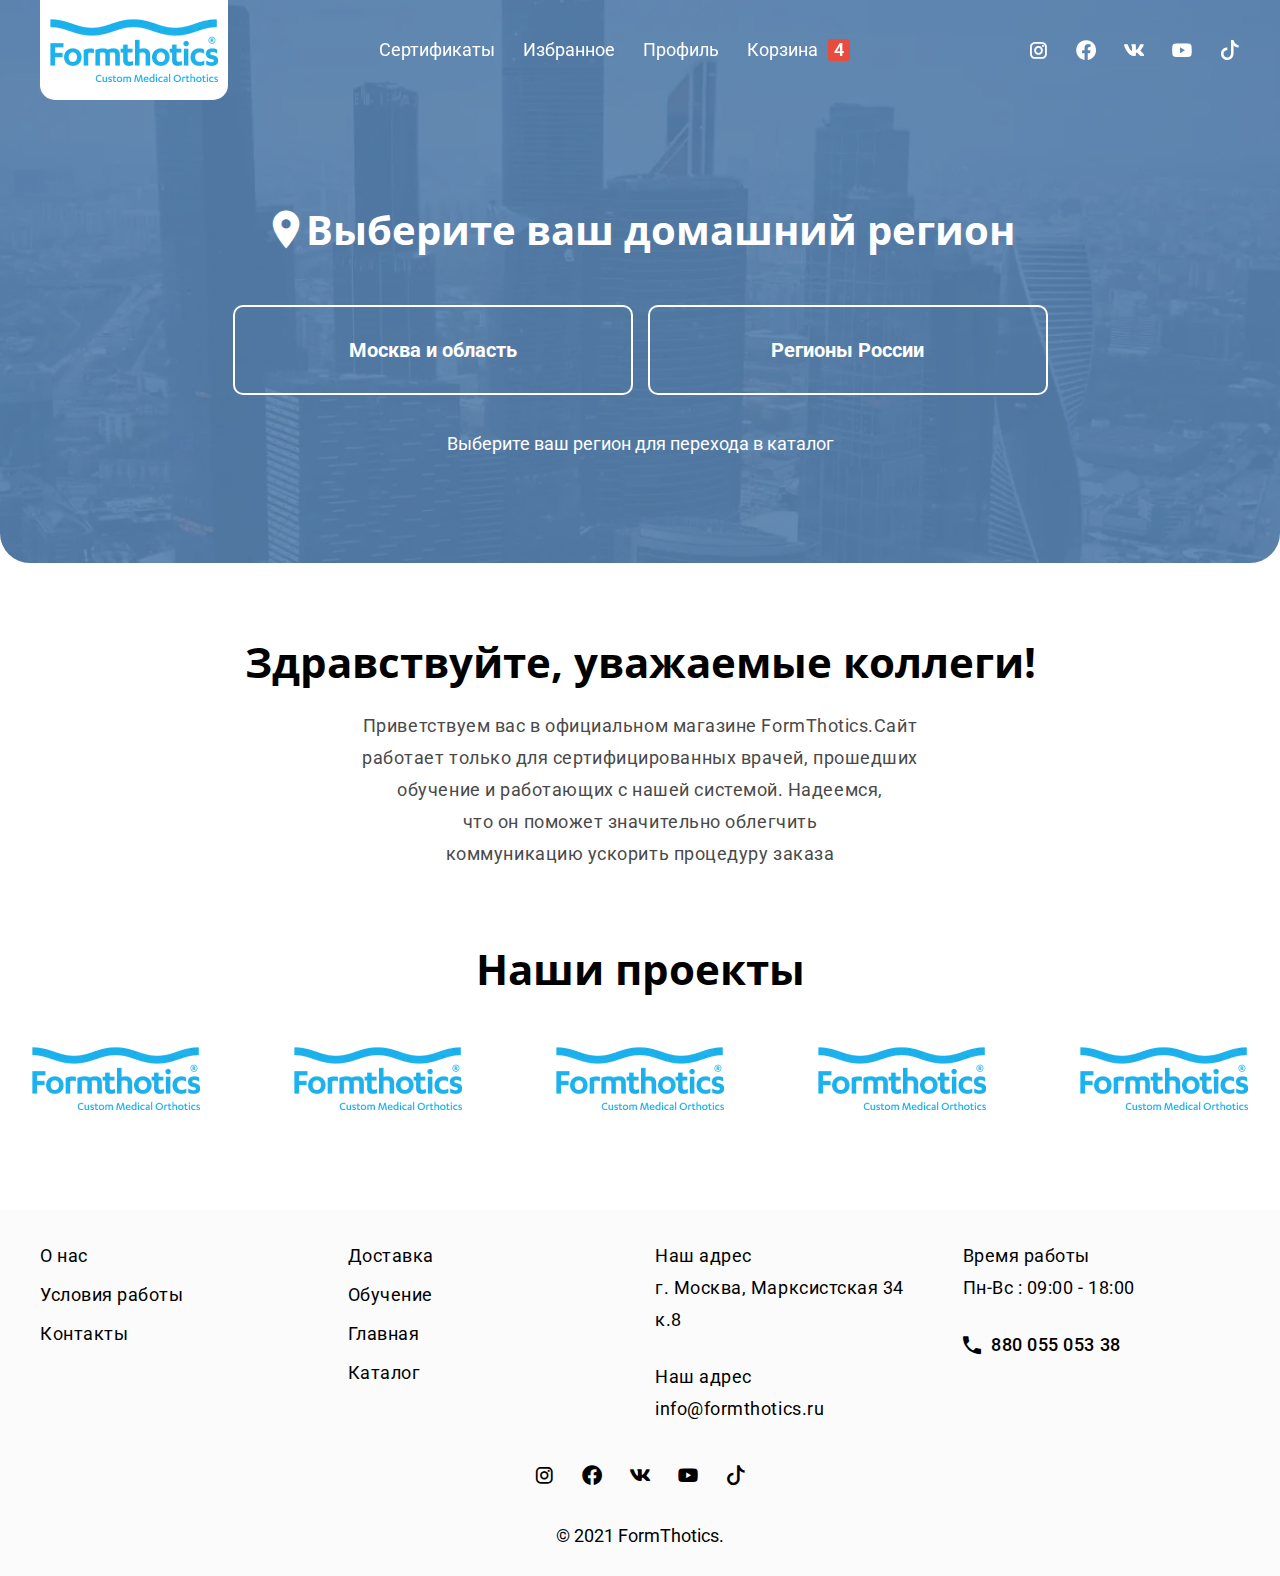
<file: index.html>
<!DOCTYPE html>
<html lang="ru">

<head>
	<title>Главная</title>
	<meta charset="UTF-8">
	<meta name="format-detection" content="telephone=no">
	<!-- <style>body{opacity: 0;}</style> -->
	<link href="https://fonts.googleapis.com/css2?family=Inter:wght@400;500;600&family=Open+Sans:wght@400;600;700&family=Roboto:wght@400;500;700&display=swap&_v=20220702174005" rel="stylesheet">
	<link rel="stylesheet" href="css/style.min.css?_v=20220702174005">
	<!-- <link rel="shortcut icon" href="favicon.ico"> -->
	<!-- <meta name="robots" content="noindex, nofollow"> -->
	<meta name="viewport" content="width=device-width, initial-scale=1.0">
</head>

<body class="landing">
	<div class="wrapper">
		<header class="header">
			<div class="header__container">
				<div class="header__logo logo">
					<a href="index.html" class="logo__link">
						<picture><source srcset="img/icons/logo.webp" type="image/webp"><img src="img/icons/logo.png" alt=""></picture>
					</a>
				</div>
				<div class="header__menu menu">
					<!-- icon-menu-w -->
					<button type="button" class="menu__icon icon-menu icon-menu-w"><span></span></button>
					<nav class="menu__body">
						<ul class="menu__list">
							<li class="menu__item"><a href="certificates.html" class="menu__link menu__link-white">Сертификаты</a>
							</li>
							<li class="menu__item"><a href="favorite.html" class="menu__link menu__link-white">Избранное</a></li>
							<li class="menu__item"><a href="profile.html" class="menu__link menu__link-white">Профиль</a></li>
							<li class="menu__item"><a href="cart.html" class="menu__link menu__link-white">Корзина <span class="menu__count">4</span> </a></li>
							<li class="menu__item media-mobile"></li>
						</ul>
					</nav>
				</div>
				<div class="header__soc-media soc-media" data-da=".media-mobile,992,1">
					<a href="" class="soc-media__link menu__link-white _icon-insgram"></a>
					<a href="" class="soc-media__link menu__link-white _icon-facebook"></a>
					<a href="" class="soc-media__link menu__link-white _icon-vk"></a>
					<a href="" class="soc-media__link menu__link-white _icon-youtube"></a>
					<a href="" class="soc-media__link menu__link-white _icon-tiktok"></a>
				</div>
			</div>
		</header>
		<main class="main">
			<div class="mainblock">
				<div class="mainblock__body mainblock__container">
					<h1 class="mainblock__title">
						<span class="_icon-locate">Выберите ваш домашний регион</span>
					</h1>
					<div class="mainblock__btns">
						<a href="" class="mainblock__btn btn">Москва и область</a>
						<a href="" class="mainblock__btn btn">Регионы России</a>
					</div>
					<div class="mainblock__reagion">Выберите ваш регион для перехода в каталог</div>
				</div>
			</div>
			<div class="greeting">
				<div class="greeting__container">
					<h1 class="greeting__title title-page">Здравствуйте, уважаемые коллеги!</h1>
					<div class="greeting__text text">Приветствуем вас в официальном магазине FormThotics.Сайт работает только
						для сертифицированных врачей, прошедших обучение и работающих с нашей системой. Надеемся,
						что он поможет
						значительно облегчить коммуникацию ускорить процедуру заказа</div>
				</div>
			</div>
			<div class="project">
				<div class="project__title title-page">Наши проекты</div>
				<div class="project__slider swiper">
					<div class="project__wrapper swiper-wrapper">
						<div class="project__slide swiper-slide">
							<a href="" class="project__logo">
								<picture><source srcset="img/icons/logo.webp" type="image/webp"><img src="img/icons/logo.png" alt=""></picture>
							</a>
						</div>
						<div class="project__slide swiper-slide">
							<a href="" class="project__logo">
								<picture><source srcset="img/icons/logo.webp" type="image/webp"><img src="img/icons/logo.png" alt=""></picture>
							</a>
						</div>
						<div class="project__slide swiper-slide">
							<a href="" class="project__logo">
								<picture><source srcset="img/icons/logo.webp" type="image/webp"><img src="img/icons/logo.png" alt=""></picture>
							</a>
						</div>
						<div class="project__slide swiper-slide">
							<a href="" class="project__logo">
								<picture><source srcset="img/icons/logo.webp" type="image/webp"><img src="img/icons/logo.png" alt=""></picture>
							</a>
						</div>
						<div class="project__slide swiper-slide">
							<a href="" class="project__logo">
								<picture><source srcset="img/icons/logo.webp" type="image/webp"><img src="img/icons/logo.png" alt=""></picture>
							</a>
						</div>
					</div>
				</div>
			</div>
		</main>
		<footer class="footer">
			<div class="footer__container">
				<div class="footer__columns columns">
					<ul class="columns__list text">
						<li class="columns__item"><a href="" class="columns__link">О нас</a></li>
						<li class="columns__item"><a href="" class="columns__link">Условия работы</a></li>
						<li class="columns__item"><a href="" class="columns__link">Контакты</a></li>
					</ul>
					<ul class="columns__list text">
						<li class="columns__item"><a href="delivery.html" class="columns__link">Доставка</a></li>
						<li class="columns__item"><a href="" class="columns__link">Обучение</a></li>
						<li class="columns__item"><a href="index.html" class="columns__link">Главная</a></li>
						<li class="columns__item"><a href="catalog.html" class="columns__link">Каталог</a></li>
					</ul>
					<ul class="columns__list text">
						<li class="columns__item columns__item-contact">
							<span>Наш адрес</span>
							<span>г. Москва, Марксистская 34 к.8</span>
						</li>
						<li class="columns__item columns__item-contact">
							<span>Наш адрес</span>
							<a href="mailto:info@formthotics.ru" class="columns__mail-link">info@formthotics.ru</a>
						</li>
					</ul>
					<ul class="columns__list text">
						<li class="columns__item columns__item-contact">
							<span>Время работы</span>
							<span>Пн-Вс : 09:00 - 18:00</span>
						</li>
						<li class="columns__item">
							<a href="tel:info@formthotics.ru" class="columns__link-tel"><span class="_icon-tel"></span>880 055 053
								38</a>
						</li>
					</ul>
				</div>
				<div class="footer__floor floor-footer">
					<div class="floor-footer__media floor-footer__media__container">
						<a href="" class="floor-footer__media-link _icon-insgram"></a>
						<a href="" class="floor-footer__media-link _icon-facebook"></a>
						<a href="" class="floor-footer__media-link _icon-vk"></a>
						<a href="" class="floor-footer__media-link _icon-youtube"></a>
						<a href="" class="floor-footer__media-link _icon-tiktok"></a>
					</div>
					<div class="floor-footer__copy">
						<span>© 2021 FormThotics.</span>
					</div>
				</div>
			</div>
		</footer>
	</div>
	<!-- <div id="popup" aria-hidden="true" class="popup">
	<div class="popup__wrapper">
		<div class="popup__content">
			<button data-close type="button" class="popup__close">Закрыть</button>
			<div class="popup__text">

			</div>
		</div>
	</div>
</div> -->
	<script src="js/app.min.js?_v=20220702174005"></script>
</body>

</html>
</file>
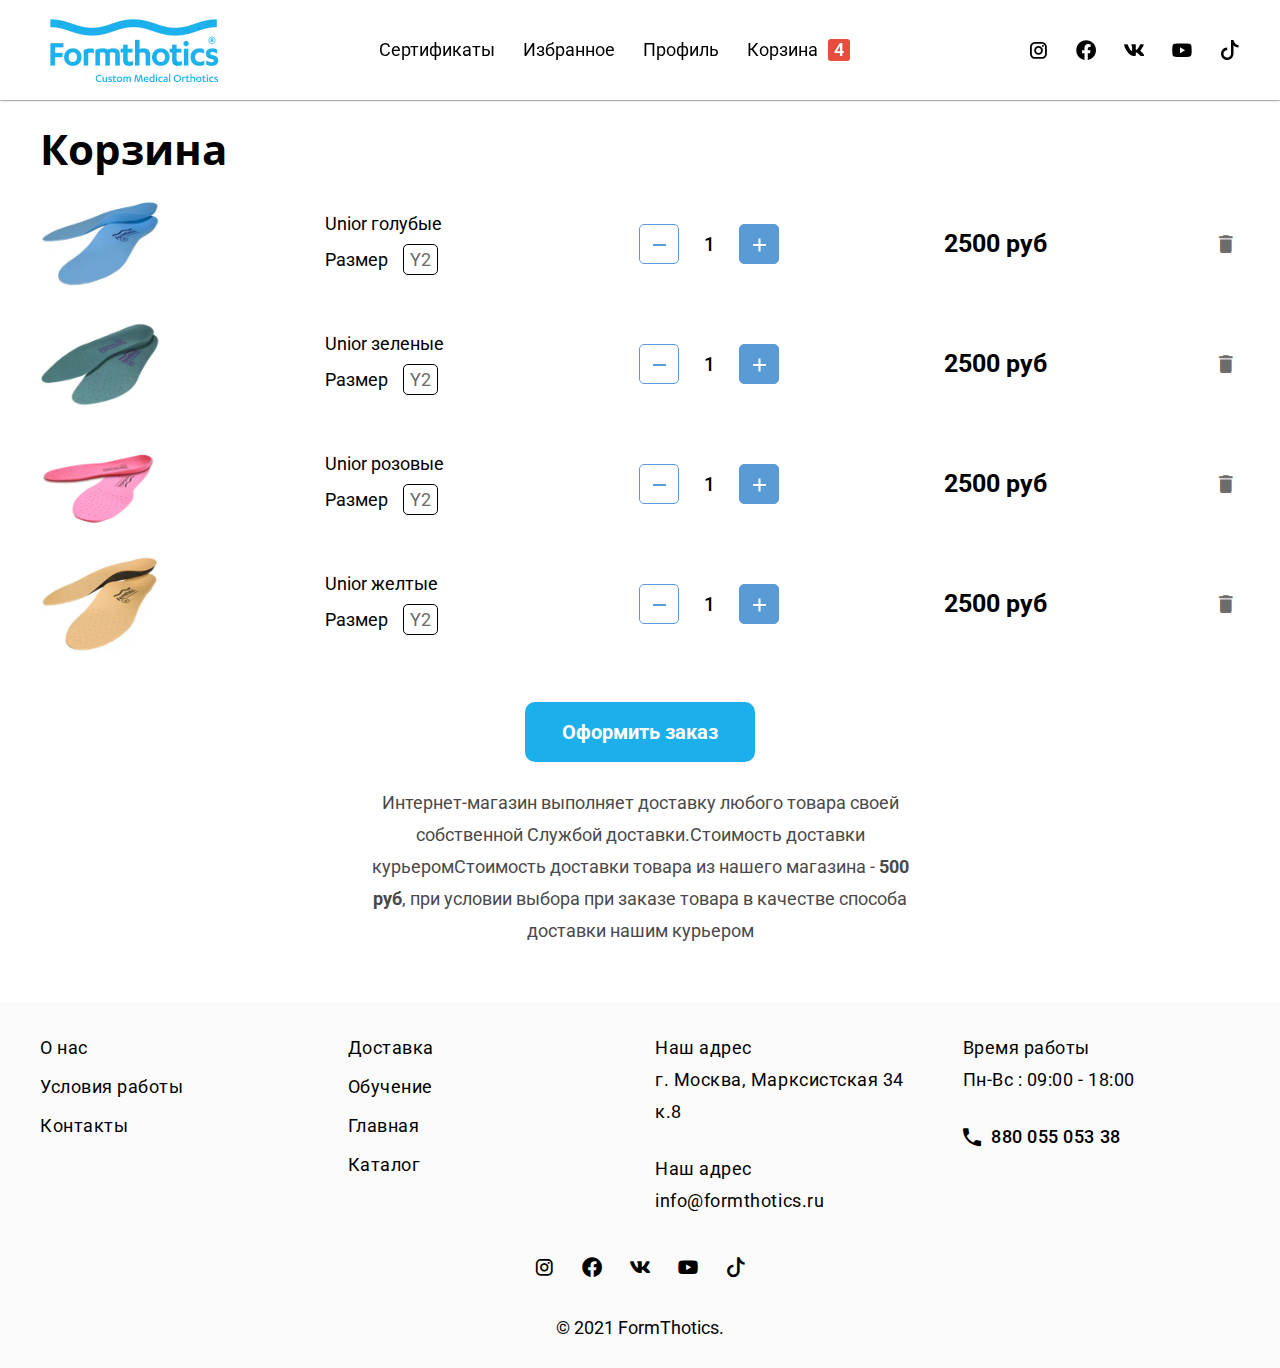
<file: cart.html>
<!DOCTYPE html>
<html lang="ru">

<head>
	<title>Корзина</title>
	<meta charset="UTF-8">
	<meta name="format-detection" content="telephone=no">
	<!-- <style>body{opacity: 0;}</style> -->
	<link href="https://fonts.googleapis.com/css2?family=Inter:wght@400;500;600&family=Open+Sans:wght@400;600;700&family=Roboto:wght@400;500;700&display=swap&_v=20220702174005" rel="stylesheet">
	<link rel="stylesheet" href="css/style.min.css?_v=20220702174005">
	<!-- <link rel="shortcut icon" href="favicon.ico"> -->
	<!-- <meta name="robots" content="noindex, nofollow"> -->
	<meta name="viewport" content="width=device-width, initial-scale=1.0">
</head>

<body>
	<div class="wrapper">
		<header class="header">
			<div class="header__container">
				<div class="header__logo logo">
					<a href="index.html" class="logo__link">
						<picture><source srcset="img/icons/logo.webp" type="image/webp"><img src="img/icons/logo.png" alt=""></picture>
					</a>
				</div>
				<div class="header__menu menu">
					<!-- icon-menu-w -->
					<button type="button" class="menu__icon icon-menu "><span></span></button>
					<nav class="menu__body">
						<ul class="menu__list">
							<li class="menu__item"><a href="certificates.html" class="menu__link menu__link-black">Сертификаты</a>
							</li>
							<li class="menu__item"><a href="favorite.html" class="menu__link menu__link-black">Избранное</a></li>
							<li class="menu__item"><a href="profile.html" class="menu__link menu__link-black">Профиль</a></li>
							<li class="menu__item"><a href="cart.html" class="menu__link menu__link-black">Корзина <span class="menu__count">4</span> </a></li>
							<li class="menu__item media-mobile"></li>
						</ul>
					</nav>
				</div>
				<div class="header__soc-media soc-media" data-da=".media-mobile,992,1">
					<a href="" class="soc-media__link menu__link-black _icon-insgram"></a>
					<a href="" class="soc-media__link menu__link-black _icon-facebook"></a>
					<a href="" class="soc-media__link menu__link-black _icon-vk"></a>
					<a href="" class="soc-media__link menu__link-black _icon-youtube"></a>
					<a href="" class="soc-media__link menu__link-black _icon-tiktok"></a>
				</div>
			</div>
		</header>
		<main class="page">
			<div class="cart">
				<div class="cart__container">
					<h1 class="cart__title title-page">Корзина</h1>
					<div class="cart__products">
						<div class="cart__product">
							<a href="product.html" class="cart__image cart__item">
								<picture><source srcset="img/cart/product_blue_2.webp" type="image/webp"><img src="img/cart/product_blue_2.png" alt=""></picture>
							</a>
							<div class="cart__info cart__item">
								<a href="product.html" class="cart__name">Unior голубые</a>
								<div class="cart__size">
									<span>Размер</span>
									<div class="cart__n size-btn">Y2</div>
								</div>
							</div>
							<div class="cart__quantity cart__item">
								<div class="quantity">
									<button type="button" class="quantity__button quantity__button_minus"></button>
									<div class="quantity__input">
										<input autocomplete="off" type="text" name="form[]" value="1">
									</div>
									<button type="button" class="quantity__button quantity__button_plus"></button>
								</div>
							</div>
							<div class="cart__price price cart__item">2500 руб</div>
							<button class="cart__bin _icon-bin cart__item"></button>
						</div>
						<div class="cart__product">
							<a href="product.html" class="cart__image cart__item">
								<picture><source srcset="img/cart/product_green.webp" type="image/webp"><img src="img/cart/product_green.png" alt=""></picture>
							</a>
							<div class="cart__info cart__item">
								<a href="product.html" class="cart__name">Unior зеленые</a>
								<div class="cart__size">
									<span>Размер</span>
									<div class="cart__n size-btn">Y2</div>
								</div>
							</div>
							<div class="cart__quantity cart__item">
								<div class="quantity">
									<button type="button" class="quantity__button quantity__button_minus"></button>
									<div class="quantity__input">
										<input autocomplete="off" type="text" name="form[]" value="1">
									</div>
									<button type="button" class="quantity__button quantity__button_plus"></button>
								</div>
							</div>
							<div class="cart__price price cart__item">2500 руб</div>
							<button class="cart__bin _icon-bin cart__item"></button>
						</div>
						<div class="cart__product">
							<a href="product.html" class="cart__image cart__item">
								<picture><source srcset="img/cart/product_pink.webp" type="image/webp"><img src="img/cart/product_pink.png" alt=""></picture>
							</a>
							<div class="cart__info cart__item">
								<a href="product.html" class="cart__name">Unior розовые</a>
								<div class="cart__size">
									<span>Размер</span>
									<div class="cart__n size-btn">Y2</div>
								</div>
							</div>
							<div class="cart__quantity cart__item">
								<div class="quantity">
									<button type="button" class="quantity__button quantity__button_minus"></button>
									<div class="quantity__input">
										<input autocomplete="off" type="text" name="form[]" value="1">
									</div>
									<button type="button" class="quantity__button quantity__button_plus"></button>
								</div>
							</div>
							<div class="cart__price price cart__item">2500 руб</div>
							<button class="cart__bin _icon-bin cart__item"></button>
						</div>
						<div class="cart__product">
							<a href="product.html" class="cart__image cart__item">
								<picture><source srcset="img/cart/product_yellow_1.webp" type="image/webp"><img src="img/cart/product_yellow_1.png" alt=""></picture>
							</a>
							<div class="cart__info cart__item">
								<a href="product.html" class="cart__name">Unior желтые</a>
								<div class="cart__size">
									<span>Размер</span>
									<div class="cart__n size-btn">Y2</div>
								</div>
							</div>
							<div class="cart__quantity cart__item">
								<div class="quantity">
									<button type="button" class="quantity__button quantity__button_minus"></button>
									<div class="quantity__input">
										<input autocomplete="off" type="text" name="form[]" value="1">
									</div>
									<button type="button" class="quantity__button quantity__button_plus"></button>
								</div>
							</div>
							<div class="cart__price price cart__item">2500 руб</div>
							<button class="cart__bin _icon-bin cart__item"></button>
						</div>
					</div>
					<button class="cart__btn btn-blue">Оформить заказ</button>
					<div class="cart__alert">
						Интернет-магазин выполняет доставку любого товара своей собственной Службой доставки.Стоимость
						доставки курьеромСтоимость доставки товара из нашего магазина - <span>500 руб</span>, при условии
						выбора при заказе
						товара в качестве способа доставки нашим курьером
					</div>
				</div>
			</div>
		</main>
		<footer class="footer">
			<div class="footer__container">
				<div class="footer__columns columns">
					<ul class="columns__list text">
						<li class="columns__item"><a href="" class="columns__link">О нас</a></li>
						<li class="columns__item"><a href="" class="columns__link">Условия работы</a></li>
						<li class="columns__item"><a href="" class="columns__link">Контакты</a></li>
					</ul>
					<ul class="columns__list text">
						<li class="columns__item"><a href="delivery.html" class="columns__link">Доставка</a></li>
						<li class="columns__item"><a href="" class="columns__link">Обучение</a></li>
						<li class="columns__item"><a href="index.html" class="columns__link">Главная</a></li>
						<li class="columns__item"><a href="catalog.html" class="columns__link">Каталог</a></li>
					</ul>
					<ul class="columns__list text">
						<li class="columns__item columns__item-contact">
							<span>Наш адрес</span>
							<span>г. Москва, Марксистская 34 к.8</span>
						</li>
						<li class="columns__item columns__item-contact">
							<span>Наш адрес</span>
							<a href="mailto:info@formthotics.ru" class="columns__mail-link">info@formthotics.ru</a>
						</li>
					</ul>
					<ul class="columns__list text">
						<li class="columns__item columns__item-contact">
							<span>Время работы</span>
							<span>Пн-Вс : 09:00 - 18:00</span>
						</li>
						<li class="columns__item">
							<a href="tel:info@formthotics.ru" class="columns__link-tel"><span class="_icon-tel"></span>880 055 053
								38</a>
						</li>
					</ul>
				</div>
				<div class="footer__floor floor-footer">
					<div class="floor-footer__media floor-footer__media__container">
						<a href="" class="floor-footer__media-link _icon-insgram"></a>
						<a href="" class="floor-footer__media-link _icon-facebook"></a>
						<a href="" class="floor-footer__media-link _icon-vk"></a>
						<a href="" class="floor-footer__media-link _icon-youtube"></a>
						<a href="" class="floor-footer__media-link _icon-tiktok"></a>
					</div>
					<div class="floor-footer__copy">
						<span>© 2021 FormThotics.</span>
					</div>
				</div>
			</div>
		</footer>
	</div>
	<!-- <div id="popup" aria-hidden="true" class="popup">
	<div class="popup__wrapper">
		<div class="popup__content">
			<button data-close type="button" class="popup__close">Закрыть</button>
			<div class="popup__text">

			</div>
		</div>
	</div>
</div> -->
	<script src="js/app.min.js?_v=20220702174005"></script>
</body>

</html>
</file>
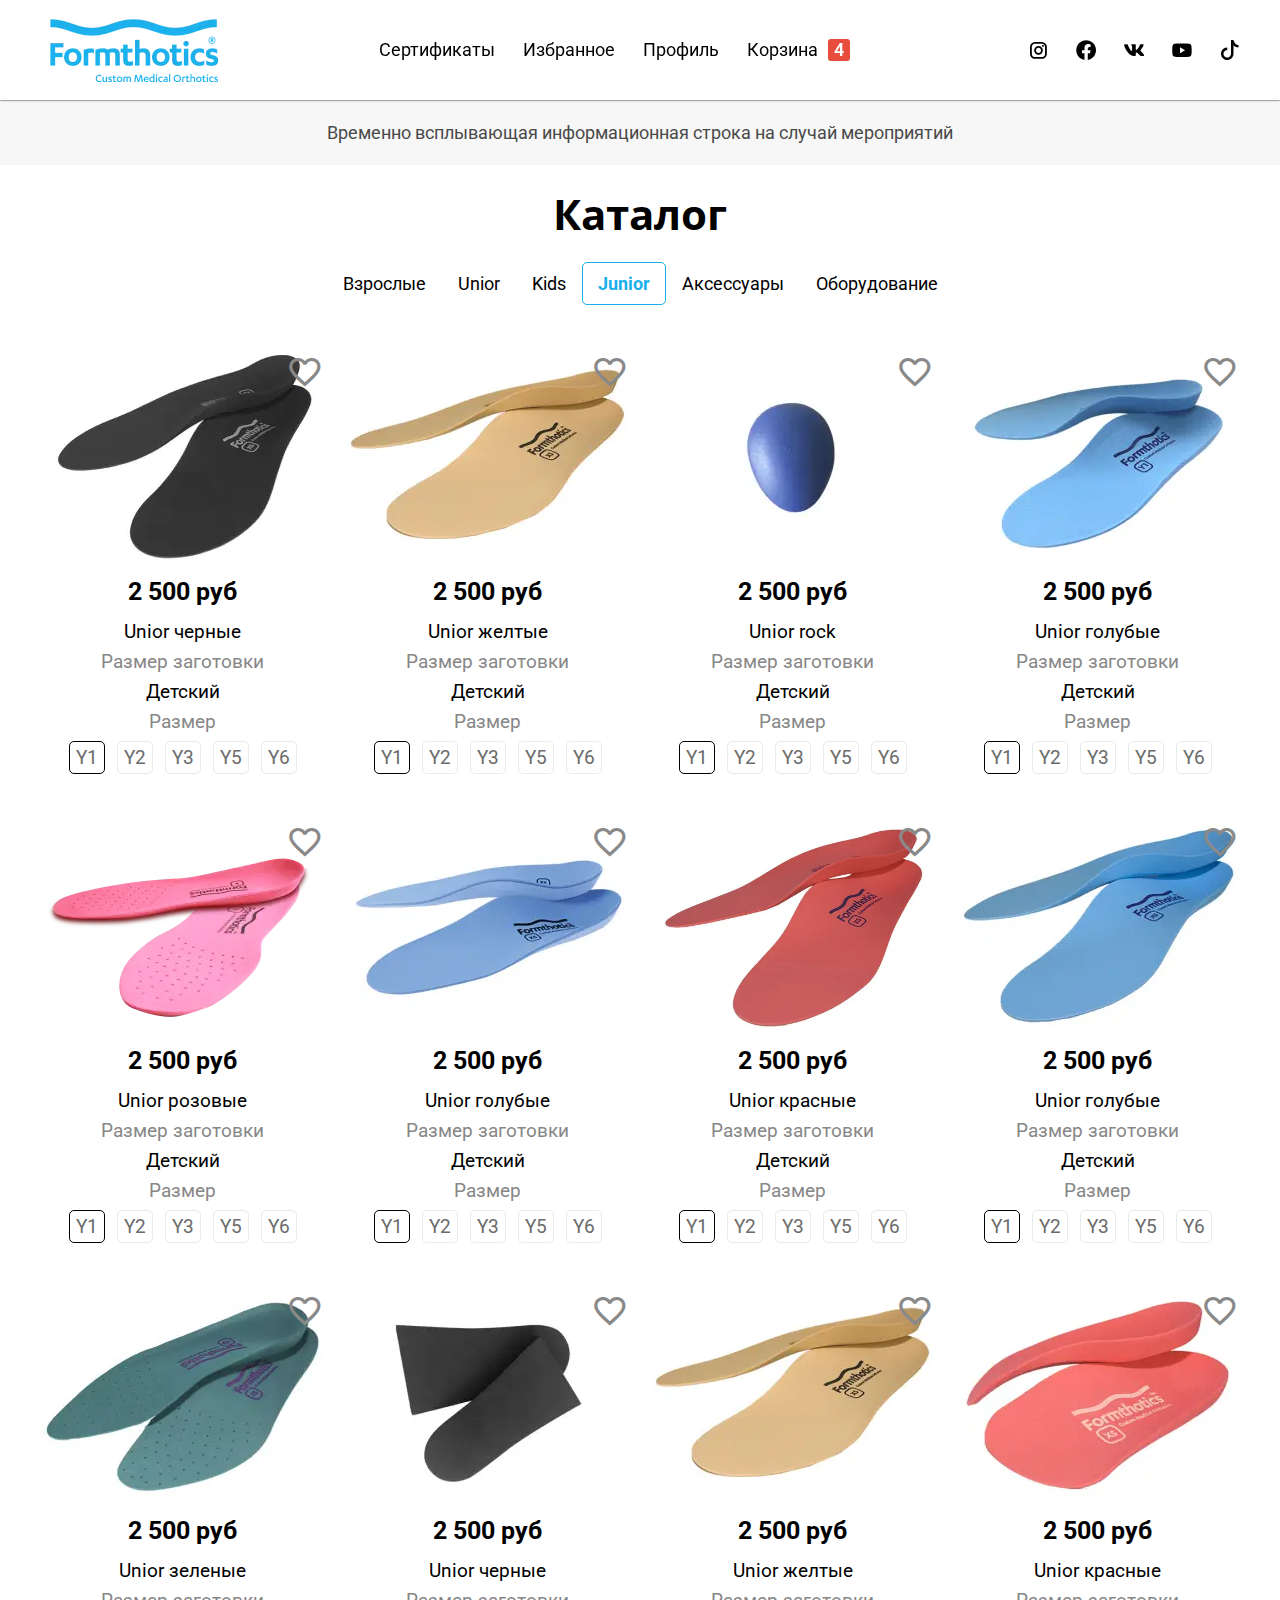
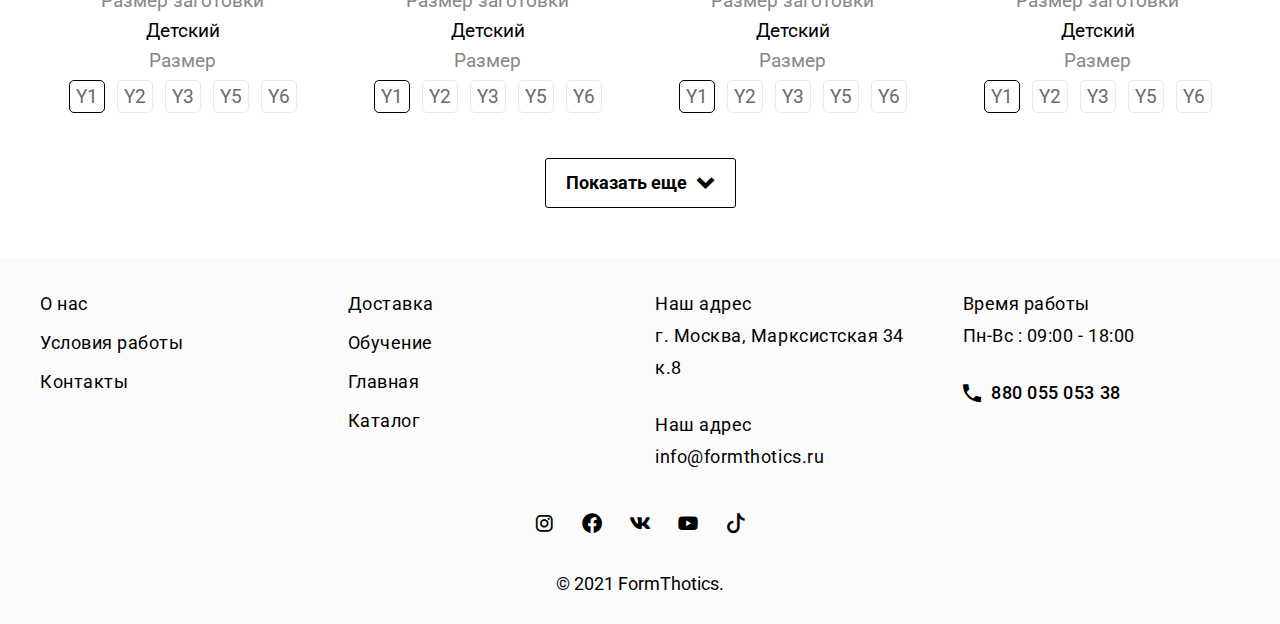
<file: catalog.html>
<!DOCTYPE html>
<html lang="ru">

<head>
	<title>Каталог</title>
	<meta charset="UTF-8">
	<meta name="format-detection" content="telephone=no">
	<!-- <style>body{opacity: 0;}</style> -->
	<link href="https://fonts.googleapis.com/css2?family=Inter:wght@400;500;600&family=Open+Sans:wght@400;600;700&family=Roboto:wght@400;500;700&display=swap&_v=20220702174005" rel="stylesheet">
	<link rel="stylesheet" href="css/style.min.css?_v=20220702174005">
	<!-- <link rel="shortcut icon" href="favicon.ico"> -->
	<!-- <meta name="robots" content="noindex, nofollow"> -->
	<meta name="viewport" content="width=device-width, initial-scale=1.0">
</head>

<body>
	<div class="wrapper">
		<header class="header">
			<div class="header__container">
				<div class="header__logo logo">
					<a href="index.html" class="logo__link">
						<picture><source srcset="img/icons/logo.webp" type="image/webp"><img src="img/icons/logo.png" alt=""></picture>
					</a>
				</div>
				<div class="header__menu menu">
					<!-- icon-menu-w -->
					<button type="button" class="menu__icon icon-menu "><span></span></button>
					<nav class="menu__body">
						<ul class="menu__list">
							<li class="menu__item"><a href="certificates.html" class="menu__link menu__link-black">Сертификаты</a>
							</li>
							<li class="menu__item"><a href="favorite.html" class="menu__link menu__link-black">Избранное</a></li>
							<li class="menu__item"><a href="profile.html" class="menu__link menu__link-black">Профиль</a></li>
							<li class="menu__item"><a href="cart.html" class="menu__link menu__link-black">Корзина <span class="menu__count">4</span> </a></li>
							<li class="menu__item media-mobile"></li>
						</ul>
					</nav>
				</div>
				<div class="header__soc-media soc-media" data-da=".media-mobile,992,1">
					<a href="" class="soc-media__link menu__link-black _icon-insgram"></a>
					<a href="" class="soc-media__link menu__link-black _icon-facebook"></a>
					<a href="" class="soc-media__link menu__link-black _icon-vk"></a>
					<a href="" class="soc-media__link menu__link-black _icon-youtube"></a>
					<a href="" class="soc-media__link menu__link-black _icon-tiktok"></a>
				</div>
			</div>
		</header>
		<main class="page">
			<div class="temporary cont-without-header">
				<div class="temporary__container">
					<div class="temporary__message">Временно всплывающая информационная строка на случай мероприятий</div>
				</div>
			</div>
			<div class="catalog">
				<div data-tabs class="catalog__container">
					<h1 class="catalog__title title-page">Каталог</h1>
					<div class="catalog__nav">
						<div data-tabs-titles class="catalog__list">
							<button data-tab="#tab_1" class="catalog__item catalog__btn">Взрослые</button>
							<button data-tab="#tab_2" class="catalog__item catalog__btn">Unior</button>
							<button data-tab="#tab_3" class="catalog__item catalog__btn">Kids</button>
							<button data-tab="#tab_4" class="catalog__item catalog__btn">Junior</button>
							<button data-tab="#tab_5" class="catalog__item catalog__btn">Аксессуары</button>
							<button data-tab="#tab_6" class="catalog__item catalog__btn">Оборудование</button>
						</div>
					</div>
					<div class="catalog__goods-wrapper">
						<div id="tab_1" class="catalog__goods goods">
							<div class="goods__item item-goods">
								<div class="item-goods__card">
									<button class="item-goods__favorite _icon-favorite"></button>
									<a href="product.html" class="item-goods__img item-goods__img-ibg">
										<picture><source srcset="img/catalog/product_blue_1.webp" type="image/webp"><img src="img/catalog/product_blue_1.png" alt=""></picture>
									</a>
									<a href="" class="item-goods__price-link">2 500 руб</a>
									<a href="" class="item-goods__title-link">Unior голубые</a>
									<div class="item-goods__size">
										<div data-tabs class="item-goods__tabs">
											<div class="item-goods__workpiece-size">Размер заготовки</div>
											<div data-tabs-body class="item-goods__content">
												<div class="item-goods__body">
													Детский
												</div>
												<div class="item-goods__body">
													Подростковый
												</div>
												<div class="item-goods__body">
													Взрослый
												</div>
												<div class="item-goods__body">
													Взрослый
												</div>
												<div class="item-goods__body">
													Взрослый
												</div>
											</div>
											<div class="item-goods__size">Размер</div>
											<nav data-tabs-titles class="item-goods__navigation">
												<button type="button" class="item-goods__title size-btn _tab-active">Y1</button>
												<button type="button" class="item-goods__title size-btn">Y2</button>
												<button type="button" class="item-goods__title size-btn">Y3</button>
												<button type="button" class="item-goods__title size-btn">Y5</button>
												<button type="button" class="item-goods__title size-btn">Y6</button>
											</nav>
										</div>
									</div>
								</div>
							</div>
							<div class="goods__item item-goods">
								<div class="item-goods__card">
									<button class="item-goods__favorite _icon-favorite"></button>
									<a href="product.html" class="item-goods__img item-goods__img-ibg">
										<picture><source srcset="img/catalog/product_pink.webp" type="image/webp"><img src="img/catalog/product_pink.png" alt=""></picture>
									</a>
									<a href="" class="item-goods__price-link">2 500 руб</a>
									<a href="" class="item-goods__title-link">Unior розовые</a>
									<div class="item-goods__size">
										<div data-tabs class="item-goods__tabs">
											<div class="item-goods__workpiece-size">Размер заготовки</div>
											<div data-tabs-body class="item-goods__content">
												<div class="item-goods__body">
													Детский
												</div>
												<div class="item-goods__body">
													Подростковый
												</div>
												<div class="item-goods__body">
													Взрослый
												</div>
												<div class="item-goods__body">
													Взрослый
												</div>
												<div class="item-goods__body">
													Взрослый
												</div>
											</div>
											<div class="item-goods__size">Размер</div>
											<nav data-tabs-titles class="item-goods__navigation">
												<button type="button" class="item-goods__title size-btn _tab-active">Y1</button>
												<button type="button" class="item-goods__title size-btn">Y2</button>
												<button type="button" class="item-goods__title size-btn">Y3</button>
												<button type="button" class="item-goods__title size-btn">Y5</button>
												<button type="button" class="item-goods__title size-btn">Y6</button>
											</nav>
										</div>
									</div>
								</div>
							</div>
							<div class="goods__item item-goods">
								<div class="item-goods__card">
									<button class="item-goods__favorite _icon-favorite"></button>
									<a href="product.html" class="item-goods__img item-goods__img-ibg">
										<picture><source srcset="img/catalog/product_blue_3.webp" type="image/webp"><img src="img/catalog/product_blue_3.png" alt=""></picture>
									</a>
									<a href="" class="item-goods__price-link">2 500 руб</a>
									<a href="" class="item-goods__title-link">Unior голубые</a>
									<div class="item-goods__size">
										<div data-tabs class="item-goods__tabs">
											<div class="item-goods__workpiece-size">Размер заготовки</div>
											<div data-tabs-body class="item-goods__content">
												<div class="item-goods__body">
													Детский
												</div>
												<div class="item-goods__body">
													Подростковый
												</div>
												<div class="item-goods__body">
													Взрослый
												</div>
												<div class="item-goods__body">
													Взрослый
												</div>
												<div class="item-goods__body">
													Взрослый
												</div>
											</div>
											<div class="item-goods__size">Размер</div>
											<nav data-tabs-titles class="item-goods__navigation">
												<button type="button" class="item-goods__title size-btn _tab-active">Y1</button>
												<button type="button" class="item-goods__title size-btn">Y2</button>
												<button type="button" class="item-goods__title size-btn">Y3</button>
												<button type="button" class="item-goods__title size-btn">Y5</button>
												<button type="button" class="item-goods__title size-btn">Y6</button>
											</nav>
										</div>
									</div>
								</div>
							</div>
							<div class="goods__item item-goods">
								<div class="item-goods__card">
									<button class="item-goods__favorite _icon-favorite"></button>
									<a href="product.html" class="item-goods__img item-goods__img-ibg">
										<picture><source srcset="img/catalog/product_red_1.webp" type="image/webp"><img src="img/catalog/product_red_1.png" alt=""></picture>
									</a>
									<a href="" class="item-goods__price-link">2 500 руб</a>
									<a href="" class="item-goods__title-link">Unior красные</a>
									<div class="item-goods__size">
										<div data-tabs class="item-goods__tabs">
											<div class="item-goods__workpiece-size">Размер заготовки</div>
											<div data-tabs-body class="item-goods__content">
												<div class="item-goods__body">
													Детский
												</div>
												<div class="item-goods__body">
													Подростковый
												</div>
												<div class="item-goods__body">
													Взрослый
												</div>
												<div class="item-goods__body">
													Взрослый
												</div>
												<div class="item-goods__body">
													Взрослый
												</div>
											</div>
											<div class="item-goods__size">Размер</div>
											<nav data-tabs-titles class="item-goods__navigation">
												<button type="button" class="item-goods__title size-btn _tab-active">Y1</button>
												<button type="button" class="item-goods__title size-btn">Y2</button>
												<button type="button" class="item-goods__title size-btn">Y3</button>
												<button type="button" class="item-goods__title size-btn">Y5</button>
												<button type="button" class="item-goods__title size-btn">Y6</button>
											</nav>
										</div>
									</div>
								</div>
							</div>
							<div class="goods__item item-goods">
								<div class="item-goods__card">
									<button class="item-goods__favorite _icon-favorite"></button>
									<a href="product.html" class="item-goods__img item-goods__img-ibg">
										<picture><source srcset="img/catalog/product_blue_2.webp" type="image/webp"><img src="img/catalog/product_blue_2.png" alt=""></picture>
									</a>
									<a href="" class="item-goods__price-link">2 500 руб</a>
									<a href="" class="item-goods__title-link">Unior голубые</a>
									<div class="item-goods__size">
										<div data-tabs class="item-goods__tabs">
											<div class="item-goods__workpiece-size">Размер заготовки</div>
											<div data-tabs-body class="item-goods__content">
												<div class="item-goods__body">
													Детский
												</div>
												<div class="item-goods__body">
													Подростковый
												</div>
												<div class="item-goods__body">
													Взрослый
												</div>
												<div class="item-goods__body">
													Взрослый
												</div>
												<div class="item-goods__body">
													Взрослый
												</div>
											</div>
											<div class="item-goods__size">Размер</div>
											<nav data-tabs-titles class="item-goods__navigation">
												<button type="button" class="item-goods__title size-btn _tab-active">Y1</button>
												<button type="button" class="item-goods__title size-btn">Y2</button>
												<button type="button" class="item-goods__title size-btn">Y3</button>
												<button type="button" class="item-goods__title size-btn">Y5</button>
												<button type="button" class="item-goods__title size-btn">Y6</button>
											</nav>
										</div>
									</div>
								</div>
							</div>
							<div class="goods__item item-goods">
								<div class="item-goods__card">
									<button class="item-goods__favorite _icon-favorite"></button>
									<a href="product.html" class="item-goods__img item-goods__img-ibg">
										<picture><source srcset="img/catalog/product_green.webp" type="image/webp"><img src="img/catalog/product_green.png" alt=""></picture>
									</a>
									<a href="" class="item-goods__price-link">2 500 руб</a>
									<a href="" class="item-goods__title-link">Unior зеленые</a>
									<div class="item-goods__size">
										<div data-tabs class="item-goods__tabs">
											<div class="item-goods__workpiece-size">Размер заготовки</div>
											<div data-tabs-body class="item-goods__content">
												<div class="item-goods__body">
													Детский
												</div>
												<div class="item-goods__body">
													Подростковый
												</div>
												<div class="item-goods__body">
													Взрослый
												</div>
												<div class="item-goods__body">
													Взрослый
												</div>
												<div class="item-goods__body">
													Взрослый
												</div>
											</div>
											<div class="item-goods__size">Размер</div>
											<nav data-tabs-titles class="item-goods__navigation">
												<button type="button" class="item-goods__title size-btn _tab-active">Y1</button>
												<button type="button" class="item-goods__title size-btn">Y2</button>
												<button type="button" class="item-goods__title size-btn">Y3</button>
												<button type="button" class="item-goods__title size-btn">Y5</button>
												<button type="button" class="item-goods__title size-btn">Y6</button>
											</nav>
										</div>
									</div>
								</div>
							</div>
						</div>
						<div id="tab_2" class="catalog__goods goods">
							<div class="goods__item item-goods">
								<div class="item-goods__card">
									<button class="item-goods__favorite _icon-favorite"></button>
									<a href="product.html" class="item-goods__img item-goods__img-ibg">
										<picture><source srcset="img/catalog/product_red_1.webp" type="image/webp"><img src="img/catalog/product_red_1.png" alt=""></picture>
									</a>
									<a href="" class="item-goods__price-link">2 500 руб</a>
									<a href="" class="item-goods__title-link">Unior красные</a>
									<div class="item-goods__size">
										<div data-tabs class="item-goods__tabs">
											<div class="item-goods__workpiece-size">Размер заготовки</div>
											<div data-tabs-body class="item-goods__content">
												<div class="item-goods__body">
													Детский
												</div>
												<div class="item-goods__body">
													Подростковый
												</div>
												<div class="item-goods__body">
													Взрослый
												</div>
												<div class="item-goods__body">
													Взрослый
												</div>
												<div class="item-goods__body">
													Взрослый
												</div>
											</div>
											<div class="item-goods__size">Размер</div>
											<nav data-tabs-titles class="item-goods__navigation">
												<button type="button" class="item-goods__title size-btn _tab-active">Y1</button>
												<button type="button" class="item-goods__title size-btn">Y2</button>
												<button type="button" class="item-goods__title size-btn">Y3</button>
												<button type="button" class="item-goods__title size-btn">Y5</button>
												<button type="button" class="item-goods__title size-btn">Y6</button>
											</nav>
										</div>
									</div>
								</div>
							</div>
							<div class="goods__item item-goods">
								<div class="item-goods__card">
									<button class="item-goods__favorite _icon-favorite"></button>
									<a href="product.html" class="item-goods__img item-goods__img-ibg">
										<picture><source srcset="img/catalog/product_blue_2.webp" type="image/webp"><img src="img/catalog/product_blue_2.png" alt=""></picture>
									</a>
									<a href="" class="item-goods__price-link">2 500 руб</a>
									<a href="" class="item-goods__title-link">Unior голубые</a>
									<div class="item-goods__size">
										<div data-tabs class="item-goods__tabs">
											<div class="item-goods__workpiece-size">Размер заготовки</div>
											<div data-tabs-body class="item-goods__content">
												<div class="item-goods__body">
													Детский
												</div>
												<div class="item-goods__body">
													Подростковый
												</div>
												<div class="item-goods__body">
													Взрослый
												</div>
												<div class="item-goods__body">
													Взрослый
												</div>
												<div class="item-goods__body">
													Взрослый
												</div>
											</div>
											<div class="item-goods__size">Размер</div>
											<nav data-tabs-titles class="item-goods__navigation">
												<button type="button" class="item-goods__title size-btn _tab-active">Y1</button>
												<button type="button" class="item-goods__title size-btn">Y2</button>
												<button type="button" class="item-goods__title size-btn">Y3</button>
												<button type="button" class="item-goods__title size-btn">Y5</button>
												<button type="button" class="item-goods__title size-btn">Y6</button>
											</nav>
										</div>
									</div>
								</div>
							</div>
							<div class="goods__item item-goods">
								<div class="item-goods__card">
									<button class="item-goods__favorite _icon-favorite"></button>
									<a href="product.html" class="item-goods__img item-goods__img-ibg">
										<picture><source srcset="img/catalog/product_green.webp" type="image/webp"><img src="img/catalog/product_green.png" alt=""></picture>
									</a>
									<a href="" class="item-goods__price-link">2 500 руб</a>
									<a href="" class="item-goods__title-link">Unior зеленые</a>
									<div class="item-goods__size">
										<div data-tabs class="item-goods__tabs">
											<div class="item-goods__workpiece-size">Размер заготовки</div>
											<div data-tabs-body class="item-goods__content">
												<div class="item-goods__body">
													Детский
												</div>
												<div class="item-goods__body">
													Подростковый
												</div>
												<div class="item-goods__body">
													Взрослый
												</div>
												<div class="item-goods__body">
													Взрослый
												</div>
												<div class="item-goods__body">
													Взрослый
												</div>
											</div>
											<div class="item-goods__size">Размер</div>
											<nav data-tabs-titles class="item-goods__navigation">
												<button type="button" class="item-goods__title size-btn _tab-active">Y1</button>
												<button type="button" class="item-goods__title size-btn">Y2</button>
												<button type="button" class="item-goods__title size-btn">Y3</button>
												<button type="button" class="item-goods__title size-btn">Y5</button>
												<button type="button" class="item-goods__title size-btn">Y6</button>
											</nav>
										</div>
									</div>
								</div>
							</div>
							<div class="goods__item item-goods">
								<div class="item-goods__card">
									<button class="item-goods__favorite _icon-favorite"></button>
									<a href="product.html" class="item-goods__img item-goods__img-ibg">
										<picture><source srcset="img/catalog/product_black_2.webp" type="image/webp"><img src="img/catalog/product_black_2.png" alt=""></picture>
									</a>
									<a href="" class="item-goods__price-link">2 500 руб</a>
									<a href="" class="item-goods__title-link">Unior черные</a>
									<div class="item-goods__size">
										<div data-tabs class="item-goods__tabs">
											<div class="item-goods__workpiece-size">Размер заготовки</div>
											<div data-tabs-body class="item-goods__content">
												<div class="item-goods__body">
													Детский
												</div>
												<div class="item-goods__body">
													Подростковый
												</div>
												<div class="item-goods__body">
													Взрослый
												</div>
												<div class="item-goods__body">
													Взрослый
												</div>
												<div class="item-goods__body">
													Взрослый
												</div>
											</div>
											<div class="item-goods__size">Размер</div>
											<nav data-tabs-titles class="item-goods__navigation">
												<button type="button" class="item-goods__title size-btn _tab-active">Y1</button>
												<button type="button" class="item-goods__title size-btn">Y2</button>
												<button type="button" class="item-goods__title size-btn">Y3</button>
												<button type="button" class="item-goods__title size-btn">Y5</button>
												<button type="button" class="item-goods__title size-btn">Y6</button>
											</nav>
										</div>
									</div>
								</div>
							</div>
						</div>
						<div id="tab_3" class="catalog__goods goods">
							<div class="goods__item item-goods">
								<div class="item-goods__card">
									<button class="item-goods__favorite _icon-favorite"></button>
									<a href="product.html" class="item-goods__img item-goods__img-ibg">
										<picture><source srcset="img/catalog/product_red_1.webp" type="image/webp"><img src="img/catalog/product_red_1.png" alt=""></picture>
									</a>
									<a href="" class="item-goods__price-link">2 500 руб</a>
									<a href="" class="item-goods__title-link">Unior красные</a>
									<div class="item-goods__size">
										<div data-tabs class="item-goods__tabs">
											<div class="item-goods__workpiece-size">Размер заготовки</div>
											<div data-tabs-body class="item-goods__content">
												<div class="item-goods__body">
													Детский
												</div>
												<div class="item-goods__body">
													Подростковый
												</div>
												<div class="item-goods__body">
													Взрослый
												</div>
												<div class="item-goods__body">
													Взрослый
												</div>
												<div class="item-goods__body">
													Взрослый
												</div>
											</div>
											<div class="item-goods__size">Размер</div>
											<nav data-tabs-titles class="item-goods__navigation">
												<button type="button" class="item-goods__title size-btn _tab-active">Y1</button>
												<button type="button" class="item-goods__title size-btn">Y2</button>
												<button type="button" class="item-goods__title size-btn">Y3</button>
												<button type="button" class="item-goods__title size-btn">Y5</button>
												<button type="button" class="item-goods__title size-btn">Y6</button>
											</nav>
										</div>
									</div>
								</div>
							</div>
							<div class="goods__item item-goods">
								<div class="item-goods__card">
									<button class="item-goods__favorite _icon-favorite"></button>
									<a href="product.html" class="item-goods__img item-goods__img-ibg">
										<picture><source srcset="img/catalog/product_blue_2.webp" type="image/webp"><img src="img/catalog/product_blue_2.png" alt=""></picture>
									</a>
									<a href="" class="item-goods__price-link">2 500 руб</a>
									<a href="" class="item-goods__title-link">Unior голубые</a>
									<div class="item-goods__size">
										<div data-tabs class="item-goods__tabs">
											<div class="item-goods__workpiece-size">Размер заготовки</div>
											<div data-tabs-body class="item-goods__content">
												<div class="item-goods__body">
													Детский
												</div>
												<div class="item-goods__body">
													Подростковый
												</div>
												<div class="item-goods__body">
													Взрослый
												</div>
												<div class="item-goods__body">
													Взрослый
												</div>
												<div class="item-goods__body">
													Взрослый
												</div>
											</div>
											<div class="item-goods__size">Размер</div>
											<nav data-tabs-titles class="item-goods__navigation">
												<button type="button" class="item-goods__title size-btn _tab-active">Y1</button>
												<button type="button" class="item-goods__title size-btn">Y2</button>
												<button type="button" class="item-goods__title size-btn">Y3</button>
												<button type="button" class="item-goods__title size-btn">Y5</button>
												<button type="button" class="item-goods__title size-btn">Y6</button>
											</nav>
										</div>
									</div>
								</div>
							</div>
							<div class="goods__item item-goods">
								<div class="item-goods__card">
									<button class="item-goods__favorite _icon-favorite"></button>
									<a href="product.html" class="item-goods__img item-goods__img-ibg">
										<picture><source srcset="img/catalog/product_green.webp" type="image/webp"><img src="img/catalog/product_green.png" alt=""></picture>
									</a>
									<a href="" class="item-goods__price-link">2 500 руб</a>
									<a href="" class="item-goods__title-link">Unior зеленые</a>
									<div class="item-goods__size">
										<div data-tabs class="item-goods__tabs">
											<div class="item-goods__workpiece-size">Размер заготовки</div>
											<div data-tabs-body class="item-goods__content">
												<div class="item-goods__body">
													Детский
												</div>
												<div class="item-goods__body">
													Подростковый
												</div>
												<div class="item-goods__body">
													Взрослый
												</div>
												<div class="item-goods__body">
													Взрослый
												</div>
												<div class="item-goods__body">
													Взрослый
												</div>
											</div>
											<div class="item-goods__size">Размер</div>
											<nav data-tabs-titles class="item-goods__navigation">
												<button type="button" class="item-goods__title size-btn _tab-active">Y1</button>
												<button type="button" class="item-goods__title size-btn">Y2</button>
												<button type="button" class="item-goods__title size-btn">Y3</button>
												<button type="button" class="item-goods__title size-btn">Y5</button>
												<button type="button" class="item-goods__title size-btn">Y6</button>
											</nav>
										</div>
									</div>
								</div>
							</div>
							<div class="goods__item item-goods">
								<div class="item-goods__card">
									<button class="item-goods__favorite _icon-favorite"></button>
									<a href="product.html" class="item-goods__img item-goods__img-ibg">
										<picture><source srcset="img/catalog/product_black_2.webp" type="image/webp"><img src="img/catalog/product_black_2.png" alt=""></picture>
									</a>
									<a href="" class="item-goods__price-link">2 500 руб</a>
									<a href="" class="item-goods__title-link">Unior черные</a>
									<div class="item-goods__size">
										<div data-tabs class="item-goods__tabs">
											<div class="item-goods__workpiece-size">Размер заготовки</div>
											<div data-tabs-body class="item-goods__content">
												<div class="item-goods__body">
													Детский
												</div>
												<div class="item-goods__body">
													Подростковый
												</div>
												<div class="item-goods__body">
													Взрослый
												</div>
												<div class="item-goods__body">
													Взрослый
												</div>
												<div class="item-goods__body">
													Взрослый
												</div>
											</div>
											<div class="item-goods__size">Размер</div>
											<nav data-tabs-titles class="item-goods__navigation">
												<button type="button" class="item-goods__title size-btn _tab-active">Y1</button>
												<button type="button" class="item-goods__title size-btn">Y2</button>
												<button type="button" class="item-goods__title size-btn">Y3</button>
												<button type="button" class="item-goods__title size-btn">Y5</button>
												<button type="button" class="item-goods__title size-btn">Y6</button>
											</nav>
										</div>
									</div>
								</div>
							</div>
							<div class="goods__item item-goods">
								<div class="item-goods__card">
									<button class="item-goods__favorite _icon-favorite"></button>
									<a href="product.html" class="item-goods__img item-goods__img-ibg">
										<picture><source srcset="img/catalog/product_black_1.webp" type="image/webp"><img src="img/catalog/product_black_1.png" alt=""></picture>
									</a>
									<a href="" class="item-goods__price-link">2 500 руб</a>
									<a href="" class="item-goods__title-link">Unior черные</a>
									<div class="item-goods__size">
										<div data-tabs class="item-goods__tabs">
											<div class="item-goods__workpiece-size">Размер заготовки</div>
											<div data-tabs-body class="item-goods__content">
												<div class="item-goods__body">
													Детский
												</div>
												<div class="item-goods__body">
													Подростковый
												</div>
												<div class="item-goods__body">
													Взрослый
												</div>
												<div class="item-goods__body">
													Взрослый
												</div>
												<div class="item-goods__body">
													Взрослый
												</div>
											</div>
											<div class="item-goods__size">Размер</div>
											<nav data-tabs-titles class="item-goods__navigation">
												<button type="button" class="item-goods__title size-btn _tab-active">Y1</button>
												<button type="button" class="item-goods__title size-btn">Y2</button>
												<button type="button" class="item-goods__title size-btn">Y3</button>
												<button type="button" class="item-goods__title size-btn">Y5</button>
												<button type="button" class="item-goods__title size-btn">Y6</button>
											</nav>
										</div>
									</div>
								</div>
							</div>
							<div class="goods__item item-goods">
								<div class="item-goods__card">
									<button class="item-goods__favorite _icon-favorite"></button>
									<a href="product.html" class="item-goods__img item-goods__img-ibg">
										<picture><source srcset="img/catalog/product_yellow_2.webp" type="image/webp"><img src="img/catalog/product_yellow_2.png" alt=""></picture>
									</a>
									<a href="" class="item-goods__price-link">2 500 руб</a>
									<a href="" class="item-goods__title-link">Unior желтые</a>
									<div class="item-goods__size">
										<div data-tabs class="item-goods__tabs">
											<div class="item-goods__workpiece-size">Размер заготовки</div>
											<div data-tabs-body class="item-goods__content">
												<div class="item-goods__body">
													Детский
												</div>
												<div class="item-goods__body">
													Подростковый
												</div>
												<div class="item-goods__body">
													Взрослый
												</div>
												<div class="item-goods__body">
													Взрослый
												</div>
												<div class="item-goods__body">
													Взрослый
												</div>
											</div>
											<div class="item-goods__size">Размер</div>
											<nav data-tabs-titles class="item-goods__navigation">
												<button type="button" class="item-goods__title size-btn _tab-active">Y1</button>
												<button type="button" class="item-goods__title size-btn">Y2</button>
												<button type="button" class="item-goods__title size-btn">Y3</button>
												<button type="button" class="item-goods__title size-btn">Y5</button>
												<button type="button" class="item-goods__title size-btn">Y6</button>
											</nav>
										</div>
									</div>
								</div>
							</div>
							<div class="goods__item item-goods">
								<div class="item-goods__card">
									<button class="item-goods__favorite _icon-favorite"></button>
									<a href="product.html" class="item-goods__img item-goods__img-ibg">
										<picture><source srcset="img/catalog/product_rock.webp" type="image/webp"><img src="img/catalog/product_rock.png" alt=""></picture>
									</a>
									<a href="" class="item-goods__price-link">2 500 руб</a>
									<a href="" class="item-goods__title-link">Unior rock</a>
									<div class="item-goods__size">
										<div data-tabs class="item-goods__tabs">
											<div class="item-goods__workpiece-size">Размер заготовки</div>
											<div data-tabs-body class="item-goods__content">
												<div class="item-goods__body">
													Детский
												</div>
												<div class="item-goods__body">
													Подростковый
												</div>
												<div class="item-goods__body">
													Взрослый
												</div>
												<div class="item-goods__body">
													Взрослый
												</div>
												<div class="item-goods__body">
													Взрослый
												</div>
											</div>
											<div class="item-goods__size">Размер</div>
											<nav data-tabs-titles class="item-goods__navigation">
												<button type="button" class="item-goods__title size-btn _tab-active">Y1</button>
												<button type="button" class="item-goods__title size-btn">Y2</button>
												<button type="button" class="item-goods__title size-btn">Y3</button>
												<button type="button" class="item-goods__title size-btn">Y5</button>
												<button type="button" class="item-goods__title size-btn">Y6</button>
											</nav>
										</div>
									</div>
								</div>
							</div>
						</div>
						<div id="tab_4" class="catalog__goods goods">
							<div class="goods__item item-goods">
								<div class="item-goods__card">
									<button class="item-goods__favorite _icon-favorite"></button>
									<a href="product.html" class="item-goods__img item-goods__img-ibg">
										<picture><source srcset="img/catalog/product_black_1.webp" type="image/webp"><img src="img/catalog/product_black_1.png" alt=""></picture>
									</a>
									<a href="" class="item-goods__price-link">2 500 руб</a>
									<a href="" class="item-goods__title-link">Unior черные</a>
									<div class="item-goods__size">
										<div data-tabs class="item-goods__tabs">
											<div class="item-goods__workpiece-size">Размер заготовки</div>
											<div data-tabs-body class="item-goods__content">
												<div class="item-goods__body">
													Детский
												</div>
												<div class="item-goods__body">
													Подростковый
												</div>
												<div class="item-goods__body">
													Взрослый
												</div>
												<div class="item-goods__body">
													Взрослый
												</div>
												<div class="item-goods__body">
													Взрослый
												</div>
											</div>
											<div class="item-goods__size">Размер</div>
											<nav data-tabs-titles class="item-goods__navigation">
												<button type="button" class="item-goods__title size-btn _tab-active">Y1</button>
												<button type="button" class="item-goods__title size-btn">Y2</button>
												<button type="button" class="item-goods__title size-btn">Y3</button>
												<button type="button" class="item-goods__title size-btn">Y5</button>
												<button type="button" class="item-goods__title size-btn">Y6</button>
											</nav>
										</div>
									</div>
								</div>
							</div>
							<div class="goods__item item-goods">
								<div class="item-goods__card">
									<button class="item-goods__favorite _icon-favorite"></button>
									<a href="product.html" class="item-goods__img item-goods__img-ibg">
										<picture><source srcset="img/catalog/product_yellow_2.webp" type="image/webp"><img src="img/catalog/product_yellow_2.png" alt=""></picture>
									</a>
									<a href="" class="item-goods__price-link">2 500 руб</a>
									<a href="" class="item-goods__title-link">Unior желтые</a>
									<div class="item-goods__size">
										<div data-tabs class="item-goods__tabs">
											<div class="item-goods__workpiece-size">Размер заготовки</div>
											<div data-tabs-body class="item-goods__content">
												<div class="item-goods__body">
													Детский
												</div>
												<div class="item-goods__body">
													Подростковый
												</div>
												<div class="item-goods__body">
													Взрослый
												</div>
												<div class="item-goods__body">
													Взрослый
												</div>
												<div class="item-goods__body">
													Взрослый
												</div>
											</div>
											<div class="item-goods__size">Размер</div>
											<nav data-tabs-titles class="item-goods__navigation">
												<button type="button" class="item-goods__title size-btn _tab-active">Y1</button>
												<button type="button" class="item-goods__title size-btn">Y2</button>
												<button type="button" class="item-goods__title size-btn">Y3</button>
												<button type="button" class="item-goods__title size-btn">Y5</button>
												<button type="button" class="item-goods__title size-btn">Y6</button>
											</nav>
										</div>
									</div>
								</div>
							</div>
							<div class="goods__item item-goods">
								<div class="item-goods__card">
									<button class="item-goods__favorite _icon-favorite"></button>
									<a href="product.html" class="item-goods__img item-goods__img-ibg">
										<picture><source srcset="img/catalog/product_rock.webp" type="image/webp"><img src="img/catalog/product_rock.png" alt=""></picture>
									</a>
									<a href="" class="item-goods__price-link">2 500 руб</a>
									<a href="" class="item-goods__title-link">Unior rock</a>
									<div class="item-goods__size">
										<div data-tabs class="item-goods__tabs">
											<div class="item-goods__workpiece-size">Размер заготовки</div>
											<div data-tabs-body class="item-goods__content">
												<div class="item-goods__body">
													Детский
												</div>
												<div class="item-goods__body">
													Подростковый
												</div>
												<div class="item-goods__body">
													Взрослый
												</div>
												<div class="item-goods__body">
													Взрослый
												</div>
												<div class="item-goods__body">
													Взрослый
												</div>
											</div>
											<div class="item-goods__size">Размер</div>
											<nav data-tabs-titles class="item-goods__navigation">
												<button type="button" class="item-goods__title size-btn _tab-active">Y1</button>
												<button type="button" class="item-goods__title size-btn">Y2</button>
												<button type="button" class="item-goods__title size-btn">Y3</button>
												<button type="button" class="item-goods__title size-btn">Y5</button>
												<button type="button" class="item-goods__title size-btn">Y6</button>
											</nav>
										</div>
									</div>
								</div>
							</div>
							<div class="goods__item item-goods">
								<div class="item-goods__card">
									<button class="item-goods__favorite _icon-favorite"></button>
									<a href="product.html" class="item-goods__img item-goods__img-ibg">
										<picture><source srcset="img/catalog/product_blue_1.webp" type="image/webp"><img src="img/catalog/product_blue_1.png" alt=""></picture>
									</a>
									<a href="" class="item-goods__price-link">2 500 руб</a>
									<a href="" class="item-goods__title-link">Unior голубые</a>
									<div class="item-goods__size">
										<div data-tabs class="item-goods__tabs">
											<div class="item-goods__workpiece-size">Размер заготовки</div>
											<div data-tabs-body class="item-goods__content">
												<div class="item-goods__body">
													Детский
												</div>
												<div class="item-goods__body">
													Подростковый
												</div>
												<div class="item-goods__body">
													Взрослый
												</div>
												<div class="item-goods__body">
													Взрослый
												</div>
												<div class="item-goods__body">
													Взрослый
												</div>
											</div>
											<div class="item-goods__size">Размер</div>
											<nav data-tabs-titles class="item-goods__navigation">
												<button type="button" class="item-goods__title size-btn _tab-active">Y1</button>
												<button type="button" class="item-goods__title size-btn">Y2</button>
												<button type="button" class="item-goods__title size-btn">Y3</button>
												<button type="button" class="item-goods__title size-btn">Y5</button>
												<button type="button" class="item-goods__title size-btn">Y6</button>
											</nav>
										</div>
									</div>
								</div>
							</div>
							<div class="goods__item item-goods">
								<div class="item-goods__card">
									<button class="item-goods__favorite _icon-favorite"></button>
									<a href="product.html" class="item-goods__img item-goods__img-ibg">
										<picture><source srcset="img/catalog/product_pink.webp" type="image/webp"><img src="img/catalog/product_pink.png" alt=""></picture>
									</a>
									<a href="" class="item-goods__price-link">2 500 руб</a>
									<a href="" class="item-goods__title-link">Unior розовые</a>
									<div class="item-goods__size">
										<div data-tabs class="item-goods__tabs">
											<div class="item-goods__workpiece-size">Размер заготовки</div>
											<div data-tabs-body class="item-goods__content">
												<div class="item-goods__body">
													Детский
												</div>
												<div class="item-goods__body">
													Подростковый
												</div>
												<div class="item-goods__body">
													Взрослый
												</div>
												<div class="item-goods__body">
													Взрослый
												</div>
												<div class="item-goods__body">
													Взрослый
												</div>
											</div>
											<div class="item-goods__size">Размер</div>
											<nav data-tabs-titles class="item-goods__navigation">
												<button type="button" class="item-goods__title size-btn _tab-active">Y1</button>
												<button type="button" class="item-goods__title size-btn">Y2</button>
												<button type="button" class="item-goods__title size-btn">Y3</button>
												<button type="button" class="item-goods__title size-btn">Y5</button>
												<button type="button" class="item-goods__title size-btn">Y6</button>
											</nav>
										</div>
									</div>
								</div>
							</div>
							<div class="goods__item item-goods">
								<div class="item-goods__card">
									<button class="item-goods__favorite _icon-favorite"></button>
									<a href="product.html" class="item-goods__img item-goods__img-ibg">
										<picture><source srcset="img/catalog/product_blue_3.webp" type="image/webp"><img src="img/catalog/product_blue_3.png" alt=""></picture>
									</a>
									<a href="" class="item-goods__price-link">2 500 руб</a>
									<a href="" class="item-goods__title-link">Unior голубые</a>
									<div class="item-goods__size">
										<div data-tabs class="item-goods__tabs">
											<div class="item-goods__workpiece-size">Размер заготовки</div>
											<div data-tabs-body class="item-goods__content">
												<div class="item-goods__body">
													Детский
												</div>
												<div class="item-goods__body">
													Подростковый
												</div>
												<div class="item-goods__body">
													Взрослый
												</div>
												<div class="item-goods__body">
													Взрослый
												</div>
												<div class="item-goods__body">
													Взрослый
												</div>
											</div>
											<div class="item-goods__size">Размер</div>
											<nav data-tabs-titles class="item-goods__navigation">
												<button type="button" class="item-goods__title size-btn _tab-active">Y1</button>
												<button type="button" class="item-goods__title size-btn">Y2</button>
												<button type="button" class="item-goods__title size-btn">Y3</button>
												<button type="button" class="item-goods__title size-btn">Y5</button>
												<button type="button" class="item-goods__title size-btn">Y6</button>
											</nav>
										</div>
									</div>
								</div>
							</div>
							<div class="goods__item item-goods">
								<div class="item-goods__card">
									<button class="item-goods__favorite _icon-favorite"></button>
									<a href="product.html" class="item-goods__img item-goods__img-ibg">
										<picture><source srcset="img/catalog/product_red_1.webp" type="image/webp"><img src="img/catalog/product_red_1.png" alt=""></picture>
									</a>
									<a href="" class="item-goods__price-link">2 500 руб</a>
									<a href="" class="item-goods__title-link">Unior красные</a>
									<div class="item-goods__size">
										<div data-tabs class="item-goods__tabs">
											<div class="item-goods__workpiece-size">Размер заготовки</div>
											<div data-tabs-body class="item-goods__content">
												<div class="item-goods__body">
													Детский
												</div>
												<div class="item-goods__body">
													Подростковый
												</div>
												<div class="item-goods__body">
													Взрослый
												</div>
												<div class="item-goods__body">
													Взрослый
												</div>
												<div class="item-goods__body">
													Взрослый
												</div>
											</div>
											<div class="item-goods__size">Размер</div>
											<nav data-tabs-titles class="item-goods__navigation">
												<button type="button" class="item-goods__title size-btn _tab-active">Y1</button>
												<button type="button" class="item-goods__title size-btn">Y2</button>
												<button type="button" class="item-goods__title size-btn">Y3</button>
												<button type="button" class="item-goods__title size-btn">Y5</button>
												<button type="button" class="item-goods__title size-btn">Y6</button>
											</nav>
										</div>
									</div>
								</div>
							</div>
							<div class="goods__item item-goods">
								<div class="item-goods__card">
									<button class="item-goods__favorite _icon-favorite"></button>
									<a href="product.html" class="item-goods__img item-goods__img-ibg">
										<picture><source srcset="img/catalog/product_blue_2.webp" type="image/webp"><img src="img/catalog/product_blue_2.png" alt=""></picture>
									</a>
									<a href="" class="item-goods__price-link">2 500 руб</a>
									<a href="" class="item-goods__title-link">Unior голубые</a>
									<div class="item-goods__size">
										<div data-tabs class="item-goods__tabs">
											<div class="item-goods__workpiece-size">Размер заготовки</div>
											<div data-tabs-body class="item-goods__content">
												<div class="item-goods__body">
													Детский
												</div>
												<div class="item-goods__body">
													Подростковый
												</div>
												<div class="item-goods__body">
													Взрослый
												</div>
												<div class="item-goods__body">
													Взрослый
												</div>
												<div class="item-goods__body">
													Взрослый
												</div>
											</div>
											<div class="item-goods__size">Размер</div>
											<nav data-tabs-titles class="item-goods__navigation">
												<button type="button" class="item-goods__title size-btn _tab-active">Y1</button>
												<button type="button" class="item-goods__title size-btn">Y2</button>
												<button type="button" class="item-goods__title size-btn">Y3</button>
												<button type="button" class="item-goods__title size-btn">Y5</button>
												<button type="button" class="item-goods__title size-btn">Y6</button>
											</nav>
										</div>
									</div>
								</div>
							</div>
							<div class="goods__item item-goods">
								<div class="item-goods__card">
									<button class="item-goods__favorite _icon-favorite"></button>
									<a href="product.html" class="item-goods__img item-goods__img-ibg">
										<picture><source srcset="img/catalog/product_green.webp" type="image/webp"><img src="img/catalog/product_green.png" alt=""></picture>
									</a>
									<a href="" class="item-goods__price-link">2 500 руб</a>
									<a href="" class="item-goods__title-link">Unior зеленые</a>
									<div class="item-goods__size">
										<div data-tabs class="item-goods__tabs">
											<div class="item-goods__workpiece-size">Размер заготовки</div>
											<div data-tabs-body class="item-goods__content">
												<div class="item-goods__body">
													Детский
												</div>
												<div class="item-goods__body">
													Подростковый
												</div>
												<div class="item-goods__body">
													Взрослый
												</div>
												<div class="item-goods__body">
													Взрослый
												</div>
												<div class="item-goods__body">
													Взрослый
												</div>
											</div>
											<div class="item-goods__size">Размер</div>
											<nav data-tabs-titles class="item-goods__navigation">
												<button type="button" class="item-goods__title size-btn _tab-active">Y1</button>
												<button type="button" class="item-goods__title size-btn">Y2</button>
												<button type="button" class="item-goods__title size-btn">Y3</button>
												<button type="button" class="item-goods__title size-btn">Y5</button>
												<button type="button" class="item-goods__title size-btn">Y6</button>
											</nav>
										</div>
									</div>
								</div>
							</div>
							<div class="goods__item item-goods">
								<div class="item-goods__card">
									<button class="item-goods__favorite _icon-favorite"></button>
									<a href="product.html" class="item-goods__img item-goods__img-ibg">
										<picture><source srcset="img/catalog/product_black_2.webp" type="image/webp"><img src="img/catalog/product_black_2.png" alt=""></picture>
									</a>
									<a href="" class="item-goods__price-link">2 500 руб</a>
									<a href="" class="item-goods__title-link">Unior черные</a>
									<div class="item-goods__size">
										<div data-tabs class="item-goods__tabs">
											<div class="item-goods__workpiece-size">Размер заготовки</div>
											<div data-tabs-body class="item-goods__content">
												<div class="item-goods__body">
													Детский
												</div>
												<div class="item-goods__body">
													Подростковый
												</div>
												<div class="item-goods__body">
													Взрослый
												</div>
												<div class="item-goods__body">
													Взрослый
												</div>
												<div class="item-goods__body">
													Взрослый
												</div>
											</div>
											<div class="item-goods__size">Размер</div>
											<nav data-tabs-titles class="item-goods__navigation">
												<button type="button" class="item-goods__title size-btn _tab-active">Y1</button>
												<button type="button" class="item-goods__title size-btn">Y2</button>
												<button type="button" class="item-goods__title size-btn">Y3</button>
												<button type="button" class="item-goods__title size-btn">Y5</button>
												<button type="button" class="item-goods__title size-btn">Y6</button>
											</nav>
										</div>
									</div>
								</div>
							</div>
							<div class="goods__item item-goods">
								<div class="item-goods__card">
									<button class="item-goods__favorite _icon-favorite"></button>
									<a href="product.html" class="item-goods__img item-goods__img-ibg">
										<picture><source srcset="img/catalog/product_yellow_2.webp" type="image/webp"><img src="img/catalog/product_yellow_2.png" alt=""></picture>
									</a>
									<a href="" class="item-goods__price-link">2 500 руб</a>
									<a href="" class="item-goods__title-link">Unior желтые</a>
									<div class="item-goods__size">
										<div data-tabs class="item-goods__tabs">
											<div class="item-goods__workpiece-size">Размер заготовки</div>
											<div data-tabs-body class="item-goods__content">
												<div class="item-goods__body">
													Детский
												</div>
												<div class="item-goods__body">
													Подростковый
												</div>
												<div class="item-goods__body">
													Взрослый
												</div>
												<div class="item-goods__body">
													Взрослый
												</div>
												<div class="item-goods__body">
													Взрослый
												</div>
											</div>
											<div class="item-goods__size">Размер</div>
											<nav data-tabs-titles class="item-goods__navigation">
												<button type="button" class="item-goods__title size-btn _tab-active">Y1</button>
												<button type="button" class="item-goods__title size-btn">Y2</button>
												<button type="button" class="item-goods__title size-btn">Y3</button>
												<button type="button" class="item-goods__title size-btn">Y5</button>
												<button type="button" class="item-goods__title size-btn">Y6</button>
											</nav>
										</div>
									</div>
								</div>
							</div>
							<div class="goods__item item-goods">
								<div class="item-goods__card">
									<button class="item-goods__favorite _icon-favorite"></button>
									<a href="product.html" class="item-goods__img item-goods__img-ibg">
										<picture><source srcset="img/catalog/product_red_2.webp" type="image/webp"><img src="img/catalog/product_red_2.png" alt=""></picture>
									</a>
									<a href="" class="item-goods__price-link">2 500 руб</a>
									<a href="" class="item-goods__title-link">Unior красные</a>
									<div class="item-goods__size">
										<div data-tabs class="item-goods__tabs">
											<div class="item-goods__workpiece-size">Размер заготовки</div>
											<div data-tabs-body class="item-goods__content">
												<div class="item-goods__body">
													Детский
												</div>
												<div class="item-goods__body">
													Подростковый
												</div>
												<div class="item-goods__body">
													Взрослый
												</div>
												<div class="item-goods__body">
													Взрослый
												</div>
												<div class="item-goods__body">
													Взрослый
												</div>
											</div>
											<div class="item-goods__size">Размер</div>
											<nav data-tabs-titles class="item-goods__navigation">
												<button type="button" class="item-goods__title size-btn _tab-active">Y1</button>
												<button type="button" class="item-goods__title size-btn">Y2</button>
												<button type="button" class="item-goods__title size-btn">Y3</button>
												<button type="button" class="item-goods__title size-btn">Y5</button>
												<button type="button" class="item-goods__title size-btn">Y6</button>
											</nav>
										</div>
									</div>
								</div>
							</div>
						</div>
						<div id="tab_5" class="catalog__goods goods">
							<div class="goods__item item-goods">
								<div class="item-goods__card">
									<button class="item-goods__favorite _icon-favorite"></button>
									<a href="product.html" class="item-goods__img item-goods__img-ibg">
										<picture><source srcset="img/catalog/product_rock.webp" type="image/webp"><img src="img/catalog/product_rock.png" alt=""></picture>
									</a>
									<a href="" class="item-goods__price-link">2 500 руб</a>
									<a href="" class="item-goods__title-link">Unior rock</a>
									<div class="item-goods__size">
										<div data-tabs class="item-goods__tabs">
											<div class="item-goods__workpiece-size">Размер заготовки</div>
											<div data-tabs-body class="item-goods__content">
												<div class="item-goods__body">
													Детский
												</div>
												<div class="item-goods__body">
													Подростковый
												</div>
												<div class="item-goods__body">
													Взрослый
												</div>
												<div class="item-goods__body">
													Взрослый
												</div>
												<div class="item-goods__body">
													Взрослый
												</div>
											</div>
											<div class="item-goods__size">Размер</div>
											<nav data-tabs-titles class="item-goods__navigation">
												<button type="button" class="item-goods__title size-btn _tab-active">Y1</button>
												<button type="button" class="item-goods__title size-btn">Y2</button>
												<button type="button" class="item-goods__title size-btn">Y3</button>
												<button type="button" class="item-goods__title size-btn">Y5</button>
												<button type="button" class="item-goods__title size-btn">Y6</button>
											</nav>
										</div>
									</div>
								</div>
							</div>
							<div class="goods__item item-goods">
								<div class="item-goods__card">
									<button class="item-goods__favorite _icon-favorite"></button>
									<a href="product.html" class="item-goods__img item-goods__img-ibg">
										<picture><source srcset="img/catalog/product_blue_1.webp" type="image/webp"><img src="img/catalog/product_blue_1.png" alt=""></picture>
									</a>
									<a href="" class="item-goods__price-link">2 500 руб</a>
									<a href="" class="item-goods__title-link">Unior голубые</a>
									<div class="item-goods__size">
										<div data-tabs class="item-goods__tabs">
											<div class="item-goods__workpiece-size">Размер заготовки</div>
											<div data-tabs-body class="item-goods__content">
												<div class="item-goods__body">
													Детский
												</div>
												<div class="item-goods__body">
													Подростковый
												</div>
												<div class="item-goods__body">
													Взрослый
												</div>
												<div class="item-goods__body">
													Взрослый
												</div>
												<div class="item-goods__body">
													Взрослый
												</div>
											</div>
											<div class="item-goods__size">Размер</div>
											<nav data-tabs-titles class="item-goods__navigation">
												<button type="button" class="item-goods__title size-btn _tab-active">Y1</button>
												<button type="button" class="item-goods__title size-btn">Y2</button>
												<button type="button" class="item-goods__title size-btn">Y3</button>
												<button type="button" class="item-goods__title size-btn">Y5</button>
												<button type="button" class="item-goods__title size-btn">Y6</button>
											</nav>
										</div>
									</div>
								</div>
							</div>
							<div class="goods__item item-goods">
								<div class="item-goods__card">
									<button class="item-goods__favorite _icon-favorite"></button>
									<a href="product.html" class="item-goods__img item-goods__img-ibg">
										<picture><source srcset="img/catalog/product_pink.webp" type="image/webp"><img src="img/catalog/product_pink.png" alt=""></picture>
									</a>
									<a href="" class="item-goods__price-link">2 500 руб</a>
									<a href="" class="item-goods__title-link">Unior розовые</a>
									<div class="item-goods__size">
										<div data-tabs class="item-goods__tabs">
											<div class="item-goods__workpiece-size">Размер заготовки</div>
											<div data-tabs-body class="item-goods__content">
												<div class="item-goods__body">
													Детский
												</div>
												<div class="item-goods__body">
													Подростковый
												</div>
												<div class="item-goods__body">
													Взрослый
												</div>
												<div class="item-goods__body">
													Взрослый
												</div>
												<div class="item-goods__body">
													Взрослый
												</div>
											</div>
											<div class="item-goods__size">Размер</div>
											<nav data-tabs-titles class="item-goods__navigation">
												<button type="button" class="item-goods__title size-btn _tab-active">Y1</button>
												<button type="button" class="item-goods__title size-btn">Y2</button>
												<button type="button" class="item-goods__title size-btn">Y3</button>
												<button type="button" class="item-goods__title size-btn">Y5</button>
												<button type="button" class="item-goods__title size-btn">Y6</button>
											</nav>
										</div>
									</div>
								</div>
							</div>
							<div class="goods__item item-goods">
								<div class="item-goods__card">
									<button class="item-goods__favorite _icon-favorite"></button>
									<a href="product.html" class="item-goods__img item-goods__img-ibg">
										<picture><source srcset="img/catalog/product_blue_3.webp" type="image/webp"><img src="img/catalog/product_blue_3.png" alt=""></picture>
									</a>
									<a href="" class="item-goods__price-link">2 500 руб</a>
									<a href="" class="item-goods__title-link">Unior голубые</a>
									<div class="item-goods__size">
										<div data-tabs class="item-goods__tabs">
											<div class="item-goods__workpiece-size">Размер заготовки</div>
											<div data-tabs-body class="item-goods__content">
												<div class="item-goods__body">
													Детский
												</div>
												<div class="item-goods__body">
													Подростковый
												</div>
												<div class="item-goods__body">
													Взрослый
												</div>
												<div class="item-goods__body">
													Взрослый
												</div>
												<div class="item-goods__body">
													Взрослый
												</div>
											</div>
											<div class="item-goods__size">Размер</div>
											<nav data-tabs-titles class="item-goods__navigation">
												<button type="button" class="item-goods__title size-btn _tab-active">Y1</button>
												<button type="button" class="item-goods__title size-btn">Y2</button>
												<button type="button" class="item-goods__title size-btn">Y3</button>
												<button type="button" class="item-goods__title size-btn">Y5</button>
												<button type="button" class="item-goods__title size-btn">Y6</button>
											</nav>
										</div>
									</div>
								</div>
							</div>
							<div class="goods__item item-goods">
								<div class="item-goods__card">
									<button class="item-goods__favorite _icon-favorite"></button>
									<a href="product.html" class="item-goods__img item-goods__img-ibg">
										<picture><source srcset="img/catalog/product_red_1.webp" type="image/webp"><img src="img/catalog/product_red_1.png" alt=""></picture>
									</a>
									<a href="" class="item-goods__price-link">2 500 руб</a>
									<a href="" class="item-goods__title-link">Unior красные</a>
									<div class="item-goods__size">
										<div data-tabs class="item-goods__tabs">
											<div class="item-goods__workpiece-size">Размер заготовки</div>
											<div data-tabs-body class="item-goods__content">
												<div class="item-goods__body">
													Детский
												</div>
												<div class="item-goods__body">
													Подростковый
												</div>
												<div class="item-goods__body">
													Взрослый
												</div>
												<div class="item-goods__body">
													Взрослый
												</div>
												<div class="item-goods__body">
													Взрослый
												</div>
											</div>
											<div class="item-goods__size">Размер</div>
											<nav data-tabs-titles class="item-goods__navigation">
												<button type="button" class="item-goods__title size-btn _tab-active">Y1</button>
												<button type="button" class="item-goods__title size-btn">Y2</button>
												<button type="button" class="item-goods__title size-btn">Y3</button>
												<button type="button" class="item-goods__title size-btn">Y5</button>
												<button type="button" class="item-goods__title size-btn">Y6</button>
											</nav>
										</div>
									</div>
								</div>
							</div>
							<div class="goods__item item-goods">
								<div class="item-goods__card">
									<button class="item-goods__favorite _icon-favorite"></button>
									<a href="product.html" class="item-goods__img item-goods__img-ibg">
										<picture><source srcset="img/catalog/product_blue_2.webp" type="image/webp"><img src="img/catalog/product_blue_2.png" alt=""></picture>
									</a>
									<a href="" class="item-goods__price-link">2 500 руб</a>
									<a href="" class="item-goods__title-link">Unior голубые</a>
									<div class="item-goods__size">
										<div data-tabs class="item-goods__tabs">
											<div class="item-goods__workpiece-size">Размер заготовки</div>
											<div data-tabs-body class="item-goods__content">
												<div class="item-goods__body">
													Детский
												</div>
												<div class="item-goods__body">
													Подростковый
												</div>
												<div class="item-goods__body">
													Взрослый
												</div>
												<div class="item-goods__body">
													Взрослый
												</div>
												<div class="item-goods__body">
													Взрослый
												</div>
											</div>
											<div class="item-goods__size">Размер</div>
											<nav data-tabs-titles class="item-goods__navigation">
												<button type="button" class="item-goods__title size-btn _tab-active">Y1</button>
												<button type="button" class="item-goods__title size-btn">Y2</button>
												<button type="button" class="item-goods__title size-btn">Y3</button>
												<button type="button" class="item-goods__title size-btn">Y5</button>
												<button type="button" class="item-goods__title size-btn">Y6</button>
											</nav>
										</div>
									</div>
								</div>
							</div>
						</div>
						<div id="tab_6" class="catalog__goods goods">
							<div class="goods__item item-goods">
								<div class="item-goods__card">
									<button class="item-goods__favorite _icon-favorite"></button>
									<a href="product.html" class="item-goods__img item-goods__img-ibg">
										<picture><source srcset="img/catalog/product_black_1.webp" type="image/webp"><img src="img/catalog/product_black_1.png" alt=""></picture>
									</a>
									<a href="" class="item-goods__price-link">2 500 руб</a>
									<a href="" class="item-goods__title-link">Unior черные</a>
									<div class="item-goods__size">
										<div data-tabs class="item-goods__tabs">
											<div class="item-goods__workpiece-size">Размер заготовки</div>
											<div data-tabs-body class="item-goods__content">
												<div class="item-goods__body">
													Детский
												</div>
												<div class="item-goods__body">
													Подростковый
												</div>
												<div class="item-goods__body">
													Взрослый
												</div>
												<div class="item-goods__body">
													Взрослый
												</div>
												<div class="item-goods__body">
													Взрослый
												</div>
											</div>
											<div class="item-goods__size">Размер</div>
											<nav data-tabs-titles class="item-goods__navigation">
												<button type="button" class="item-goods__title size-btn _tab-active">Y1</button>
												<button type="button" class="item-goods__title size-btn">Y2</button>
												<button type="button" class="item-goods__title size-btn">Y3</button>
												<button type="button" class="item-goods__title size-btn">Y5</button>
												<button type="button" class="item-goods__title size-btn">Y6</button>
											</nav>
										</div>
									</div>
								</div>
							</div>
							<div class="goods__item item-goods">
								<div class="item-goods__card">
									<button class="item-goods__favorite _icon-favorite"></button>
									<a href="product.html" class="item-goods__img item-goods__img-ibg">
										<picture><source srcset="img/catalog/product_yellow_2.webp" type="image/webp"><img src="img/catalog/product_yellow_2.png" alt=""></picture>
									</a>
									<a href="" class="item-goods__price-link">2 500 руб</a>
									<a href="" class="item-goods__title-link">Unior желтые</a>
									<div class="item-goods__size">
										<div data-tabs class="item-goods__tabs">
											<div class="item-goods__workpiece-size">Размер заготовки</div>
											<div data-tabs-body class="item-goods__content">
												<div class="item-goods__body">
													Детский
												</div>
												<div class="item-goods__body">
													Подростковый
												</div>
												<div class="item-goods__body">
													Взрослый
												</div>
												<div class="item-goods__body">
													Взрослый
												</div>
												<div class="item-goods__body">
													Взрослый
												</div>
											</div>
											<div class="item-goods__size">Размер</div>
											<nav data-tabs-titles class="item-goods__navigation">
												<button type="button" class="item-goods__title size-btn _tab-active">Y1</button>
												<button type="button" class="item-goods__title size-btn">Y2</button>
												<button type="button" class="item-goods__title size-btn">Y3</button>
												<button type="button" class="item-goods__title size-btn">Y5</button>
												<button type="button" class="item-goods__title size-btn">Y6</button>
											</nav>
										</div>
									</div>
								</div>
							</div>
							<div class="goods__item item-goods">
								<div class="item-goods__card">
									<button class="item-goods__favorite _icon-favorite"></button>
									<a href="product.html" class="item-goods__img item-goods__img-ibg">
										<picture><source srcset="img/catalog/product_red_2.webp" type="image/webp"><img src="img/catalog/product_red_2.png" alt=""></picture>
									</a>
									<a href="" class="item-goods__price-link">2 500 руб</a>
									<a href="" class="item-goods__title-link">Unior красные</a>
									<div class="item-goods__size">
										<div data-tabs class="item-goods__tabs">
											<div class="item-goods__workpiece-size">Размер заготовки</div>
											<div data-tabs-body class="item-goods__content">
												<div class="item-goods__body">
													Детский
												</div>
												<div class="item-goods__body">
													Подростковый
												</div>
												<div class="item-goods__body">
													Взрослый
												</div>
												<div class="item-goods__body">
													Взрослый
												</div>
												<div class="item-goods__body">
													Взрослый
												</div>
											</div>
											<div class="item-goods__size">Размер</div>
											<nav data-tabs-titles class="item-goods__navigation">
												<button type="button" class="item-goods__title size-btn _tab-active">Y1</button>
												<button type="button" class="item-goods__title size-btn">Y2</button>
												<button type="button" class="item-goods__title size-btn">Y3</button>
												<button type="button" class="item-goods__title size-btn">Y5</button>
												<button type="button" class="item-goods__title size-btn">Y6</button>
											</nav>
										</div>
									</div>
								</div>
							</div>
						</div>
					</div>
					<div class="catalog__block">
						<button hidden type="button" class="catalog__block-btn-more">
							<span>Показать еще</span>
							<!-- <span>Скрыть</span> -->
						</button>
					</div>
				</div>
			</div>
		</main>
		<footer class="footer">
			<div class="footer__container">
				<div class="footer__columns columns">
					<ul class="columns__list text">
						<li class="columns__item"><a href="" class="columns__link">О нас</a></li>
						<li class="columns__item"><a href="" class="columns__link">Условия работы</a></li>
						<li class="columns__item"><a href="" class="columns__link">Контакты</a></li>
					</ul>
					<ul class="columns__list text">
						<li class="columns__item"><a href="delivery.html" class="columns__link">Доставка</a></li>
						<li class="columns__item"><a href="" class="columns__link">Обучение</a></li>
						<li class="columns__item"><a href="index.html" class="columns__link">Главная</a></li>
						<li class="columns__item"><a href="catalog.html" class="columns__link">Каталог</a></li>
					</ul>
					<ul class="columns__list text">
						<li class="columns__item columns__item-contact">
							<span>Наш адрес</span>
							<span>г. Москва, Марксистская 34 к.8</span>
						</li>
						<li class="columns__item columns__item-contact">
							<span>Наш адрес</span>
							<a href="mailto:info@formthotics.ru" class="columns__mail-link">info@formthotics.ru</a>
						</li>
					</ul>
					<ul class="columns__list text">
						<li class="columns__item columns__item-contact">
							<span>Время работы</span>
							<span>Пн-Вс : 09:00 - 18:00</span>
						</li>
						<li class="columns__item">
							<a href="tel:info@formthotics.ru" class="columns__link-tel"><span class="_icon-tel"></span>880 055 053
								38</a>
						</li>
					</ul>
				</div>
				<div class="footer__floor floor-footer">
					<div class="floor-footer__media floor-footer__media__container">
						<a href="" class="floor-footer__media-link _icon-insgram"></a>
						<a href="" class="floor-footer__media-link _icon-facebook"></a>
						<a href="" class="floor-footer__media-link _icon-vk"></a>
						<a href="" class="floor-footer__media-link _icon-youtube"></a>
						<a href="" class="floor-footer__media-link _icon-tiktok"></a>
					</div>
					<div class="floor-footer__copy">
						<span>© 2021 FormThotics.</span>
					</div>
				</div>
			</div>
		</footer>
	</div>
	<!-- <div id="popup" aria-hidden="true" class="popup">
	<div class="popup__wrapper">
		<div class="popup__content">
			<button data-close type="button" class="popup__close">Закрыть</button>
			<div class="popup__text">

			</div>
		</div>
	</div>
</div> -->
	<script src="js/app.min.js?_v=20220702174005"></script>
</body>

</html>
</file>
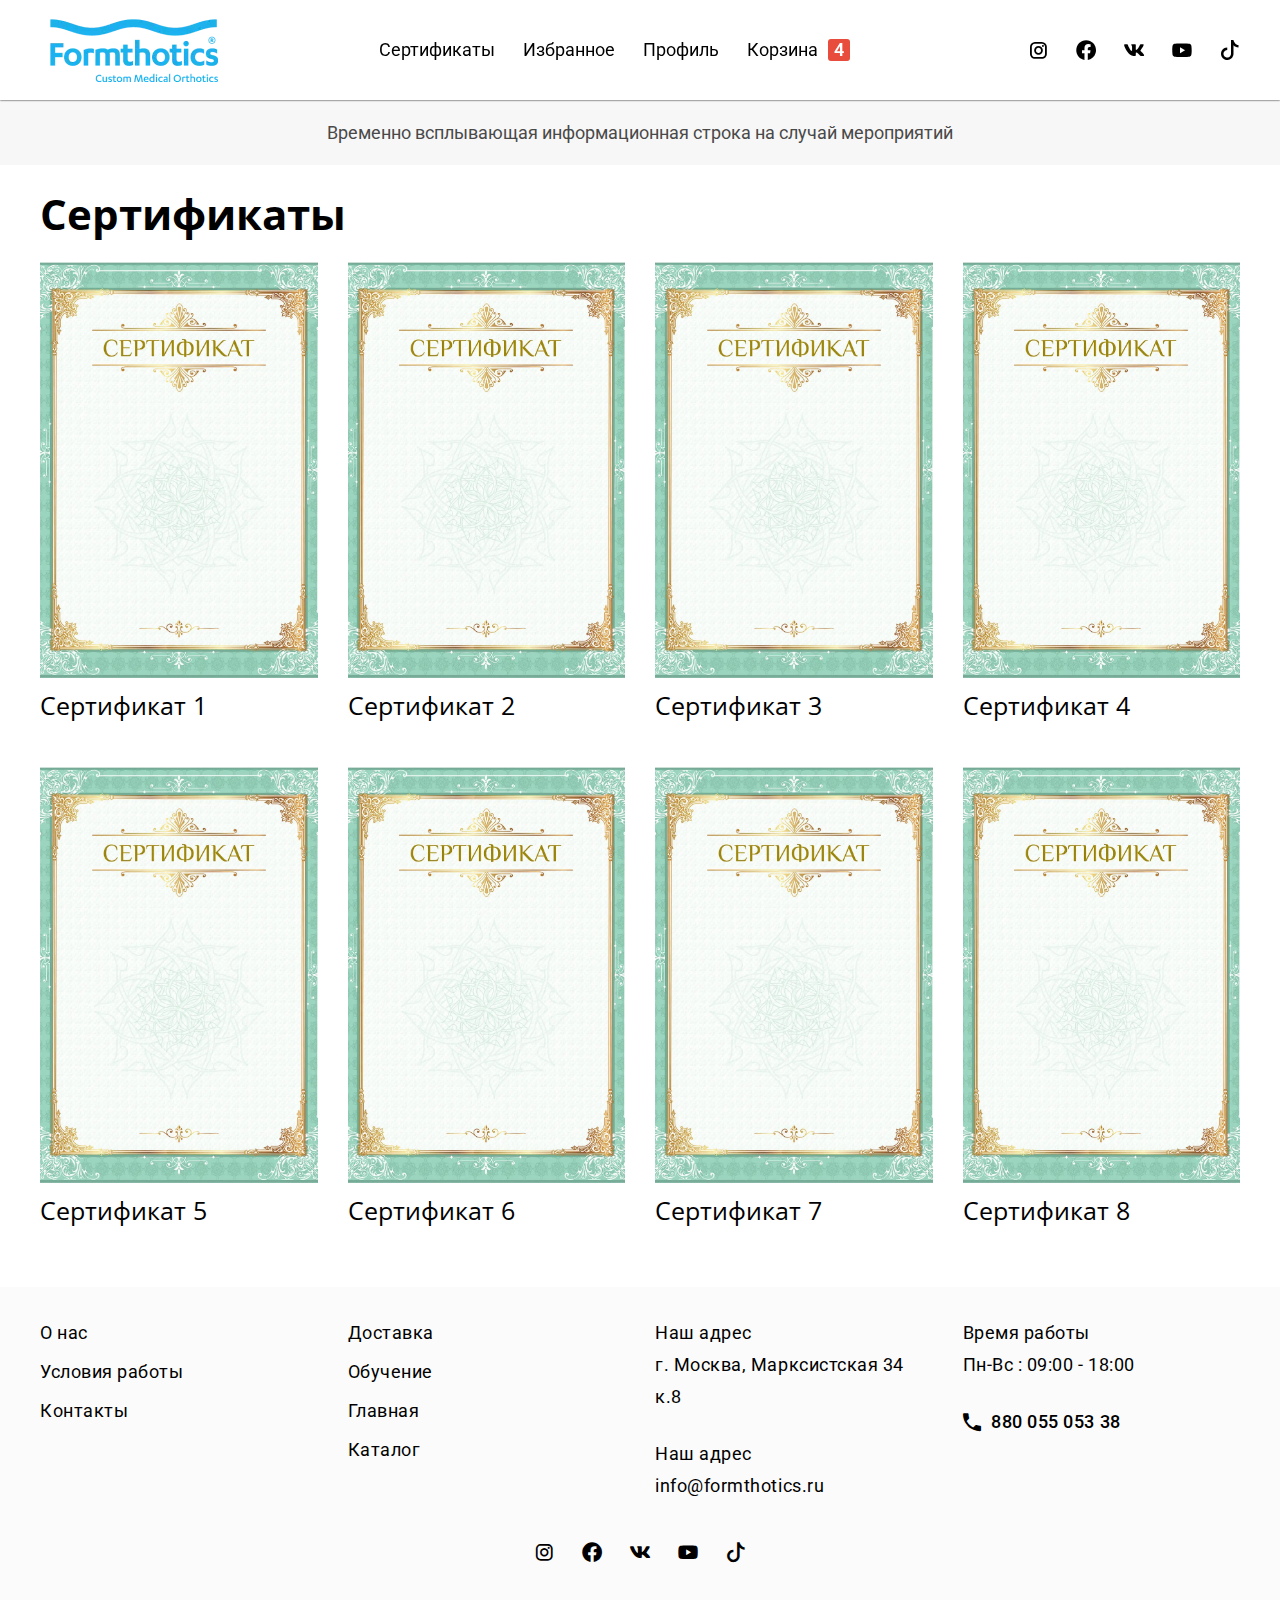
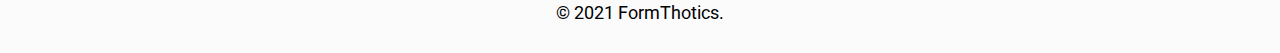
<file: certificates.html>
<!DOCTYPE html>
<html lang="ru">

<head>
	<title>Сертификаты</title>
	<meta charset="UTF-8">
	<meta name="format-detection" content="telephone=no">
	<!-- <style>body{opacity: 0;}</style> -->
	<link href="https://fonts.googleapis.com/css2?family=Inter:wght@400;500;600&family=Open+Sans:wght@400;600;700&family=Roboto:wght@400;500;700&display=swap&_v=20220702174005" rel="stylesheet">
	<link rel="stylesheet" href="css/style.min.css?_v=20220702174005">
	<!-- <link rel="shortcut icon" href="favicon.ico"> -->
	<!-- <meta name="robots" content="noindex, nofollow"> -->
	<meta name="viewport" content="width=device-width, initial-scale=1.0">
</head>

<body>
	<div class="wrapper">
		<header class="header">
			<div class="header__container">
				<div class="header__logo logo">
					<a href="index.html" class="logo__link">
						<picture><source srcset="img/icons/logo.webp" type="image/webp"><img src="img/icons/logo.png" alt=""></picture>
					</a>
				</div>
				<div class="header__menu menu">
					<!-- icon-menu-w -->
					<button type="button" class="menu__icon icon-menu "><span></span></button>
					<nav class="menu__body">
						<ul class="menu__list">
							<li class="menu__item"><a href="certificates.html" class="menu__link menu__link-black">Сертификаты</a>
							</li>
							<li class="menu__item"><a href="favorite.html" class="menu__link menu__link-black">Избранное</a></li>
							<li class="menu__item"><a href="profile.html" class="menu__link menu__link-black">Профиль</a></li>
							<li class="menu__item"><a href="cart.html" class="menu__link menu__link-black">Корзина <span class="menu__count">4</span> </a></li>
							<li class="menu__item media-mobile"></li>
						</ul>
					</nav>
				</div>
				<div class="header__soc-media soc-media" data-da=".media-mobile,992,1">
					<a href="" class="soc-media__link menu__link-black _icon-insgram"></a>
					<a href="" class="soc-media__link menu__link-black _icon-facebook"></a>
					<a href="" class="soc-media__link menu__link-black _icon-vk"></a>
					<a href="" class="soc-media__link menu__link-black _icon-youtube"></a>
					<a href="" class="soc-media__link menu__link-black _icon-tiktok"></a>
				</div>
			</div>
		</header>
		<main class="page">
			<div class="temporary cont-without-header">
				<div class="temporary__container">
					<div class="temporary__message">Временно всплывающая информационная строка на случай мероприятий</div>
				</div>
			</div>
			<div class="certificates">
				<div class="certificates__container">
					<h1 class="certificates__title title-page">Сертификаты</h1>
					<div class="certificates__cards">
						<a href="" class="certificates__card">
							<div class="certificates__img cer-img-ibg">
								<picture><source srcset="img/certificates/sertifikat.webp" type="image/webp"><img src="img/certificates/sertifikat.jpg" alt=""></picture>
							</div>
							<div class="certificates__card-title">Сертификат 1</div>
						</a>
						<a href="" class="certificates__card">
							<div class="certificates__img cer-img-ibg">
								<picture><source srcset="img/certificates/sertifikat.webp" type="image/webp"><img src="img/certificates/sertifikat.jpg" alt=""></picture>
							</div>
							<div class="certificates__card-title">Сертификат 2</div>
						</a>
						<a href="" class="certificates__card">
							<div class="certificates__img cer-img-ibg">
								<picture><source srcset="img/certificates/sertifikat.webp" type="image/webp"><img src="img/certificates/sertifikat.jpg" alt=""></picture>
							</div>
							<div class="certificates__card-title">Сертификат 3</div>
						</a>
						<a href="" class="certificates__card">
							<div class="certificates__img cer-img-ibg">
								<picture><source srcset="img/certificates/sertifikat.webp" type="image/webp"><img src="img/certificates/sertifikat.jpg" alt=""></picture>
							</div>
							<div class="certificates__card-title">Сертификат 4</div>
						</a>
						<a href="" class="certificates__card">
							<div class="certificates__img cer-img-ibg">
								<picture><source srcset="img/certificates/sertifikat.webp" type="image/webp"><img src="img/certificates/sertifikat.jpg" alt=""></picture>
							</div>
							<div class="certificates__card-title">Сертификат 5</div>
						</a>
						<a href="" class="certificates__card">
							<div class="certificates__img cer-img-ibg">
								<picture><source srcset="img/certificates/sertifikat.webp" type="image/webp"><img src="img/certificates/sertifikat.jpg" alt=""></picture>
							</div>
							<div class="certificates__card-title">Сертификат 6</div>
						</a>
						<a href="" class="certificates__card">
							<div class="certificates__img cer-img-ibg">
								<picture><source srcset="img/certificates/sertifikat.webp" type="image/webp"><img src="img/certificates/sertifikat.jpg" alt=""></picture>
							</div>
							<div class="certificates__card-title">Сертификат 7</div>
						</a>
						<a href="" class="certificates__card">
							<div class="certificates__img cer-img-ibg">
								<picture><source srcset="img/certificates/sertifikat.webp" type="image/webp"><img src="img/certificates/sertifikat.jpg" alt=""></picture>
							</div>
							<div class="certificates__card-title">Сертификат 8</div>
						</a>
					</div>
				</div>
			</div>
		</main>
		<footer class="footer">
			<div class="footer__container">
				<div class="footer__columns columns">
					<ul class="columns__list text">
						<li class="columns__item"><a href="" class="columns__link">О нас</a></li>
						<li class="columns__item"><a href="" class="columns__link">Условия работы</a></li>
						<li class="columns__item"><a href="" class="columns__link">Контакты</a></li>
					</ul>
					<ul class="columns__list text">
						<li class="columns__item"><a href="delivery.html" class="columns__link">Доставка</a></li>
						<li class="columns__item"><a href="" class="columns__link">Обучение</a></li>
						<li class="columns__item"><a href="index.html" class="columns__link">Главная</a></li>
						<li class="columns__item"><a href="catalog.html" class="columns__link">Каталог</a></li>
					</ul>
					<ul class="columns__list text">
						<li class="columns__item columns__item-contact">
							<span>Наш адрес</span>
							<span>г. Москва, Марксистская 34 к.8</span>
						</li>
						<li class="columns__item columns__item-contact">
							<span>Наш адрес</span>
							<a href="mailto:info@formthotics.ru" class="columns__mail-link">info@formthotics.ru</a>
						</li>
					</ul>
					<ul class="columns__list text">
						<li class="columns__item columns__item-contact">
							<span>Время работы</span>
							<span>Пн-Вс : 09:00 - 18:00</span>
						</li>
						<li class="columns__item">
							<a href="tel:info@formthotics.ru" class="columns__link-tel"><span class="_icon-tel"></span>880 055 053
								38</a>
						</li>
					</ul>
				</div>
				<div class="footer__floor floor-footer">
					<div class="floor-footer__media floor-footer__media__container">
						<a href="" class="floor-footer__media-link _icon-insgram"></a>
						<a href="" class="floor-footer__media-link _icon-facebook"></a>
						<a href="" class="floor-footer__media-link _icon-vk"></a>
						<a href="" class="floor-footer__media-link _icon-youtube"></a>
						<a href="" class="floor-footer__media-link _icon-tiktok"></a>
					</div>
					<div class="floor-footer__copy">
						<span>© 2021 FormThotics.</span>
					</div>
				</div>
			</div>
		</footer>
	</div>
	<!-- <div id="popup" aria-hidden="true" class="popup">
	<div class="popup__wrapper">
		<div class="popup__content">
			<button data-close type="button" class="popup__close">Закрыть</button>
			<div class="popup__text">

			</div>
		</div>
	</div>
</div> -->
	<script src="js/app.min.js?_v=20220702174005"></script>
</body>

</html>
</file>
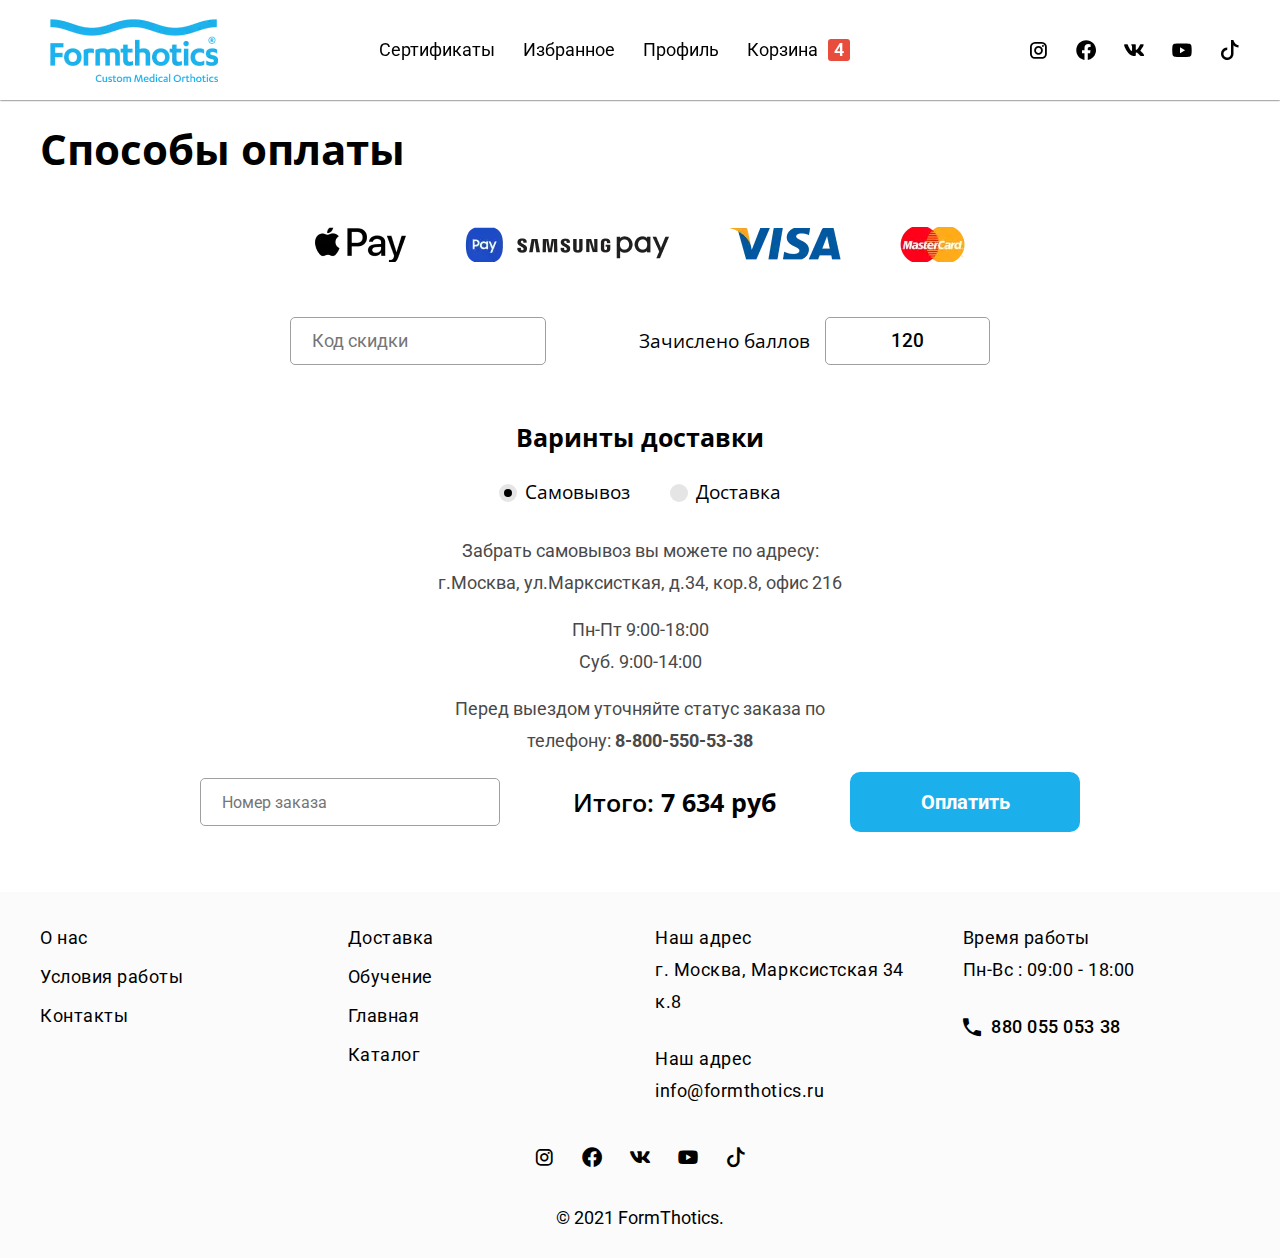
<file: delivery.html>
<!DOCTYPE html>
<html lang="ru">

<head>
	<title>Доставка</title>
	<meta charset="UTF-8">
	<meta name="format-detection" content="telephone=no">
	<!-- <style>body{opacity: 0;}</style> -->
	<link href="https://fonts.googleapis.com/css2?family=Inter:wght@400;500;600&family=Open+Sans:wght@400;600;700&family=Roboto:wght@400;500;700&display=swap&_v=20220702174005" rel="stylesheet">
	<link rel="stylesheet" href="css/style.min.css?_v=20220702174005">
	<!-- <link rel="shortcut icon" href="favicon.ico"> -->
	<!-- <meta name="robots" content="noindex, nofollow"> -->
	<meta name="viewport" content="width=device-width, initial-scale=1.0">
</head>

<body>
	<div class="wrapper">
		<header class="header">
			<div class="header__container">
				<div class="header__logo logo">
					<a href="index.html" class="logo__link">
						<picture><source srcset="img/icons/logo.webp" type="image/webp"><img src="img/icons/logo.png" alt=""></picture>
					</a>
				</div>
				<div class="header__menu menu">
					<!-- icon-menu-w -->
					<button type="button" class="menu__icon icon-menu "><span></span></button>
					<nav class="menu__body">
						<ul class="menu__list">
							<li class="menu__item"><a href="certificates.html" class="menu__link menu__link-black">Сертификаты</a>
							</li>
							<li class="menu__item"><a href="favorite.html" class="menu__link menu__link-black">Избранное</a></li>
							<li class="menu__item"><a href="profile.html" class="menu__link menu__link-black">Профиль</a></li>
							<li class="menu__item"><a href="cart.html" class="menu__link menu__link-black">Корзина <span class="menu__count">4</span> </a></li>
							<li class="menu__item media-mobile"></li>
						</ul>
					</nav>
				</div>
				<div class="header__soc-media soc-media" data-da=".media-mobile,992,1">
					<a href="" class="soc-media__link menu__link-black _icon-insgram"></a>
					<a href="" class="soc-media__link menu__link-black _icon-facebook"></a>
					<a href="" class="soc-media__link menu__link-black _icon-vk"></a>
					<a href="" class="soc-media__link menu__link-black _icon-youtube"></a>
					<a href="" class="soc-media__link menu__link-black _icon-tiktok"></a>
				</div>
			</div>
		</header>
		<main class="page">
			<div class="delivery">
				<div class="delivery__container">
					<h1 class="delivery__title title-page">Способы оплаты</h1>
					<div class="delivery__content content-delivery">
						<div class="content-delivery__imgs">
							<div class="content-delivery__img">
								<picture><source srcset="img/pay_method/Apple_pay.webp" type="image/webp"><img src="img/pay_method/Apple_pay.png" alt=""></picture>
							</div>
							<div class="content-delivery__img">
								<picture><source srcset="img/pay_method/Samsung_pay.webp" type="image/webp"><img src="img/pay_method/Samsung_pay.png" alt=""></picture>
							</div>
							<div class="content-delivery__img">
								<picture><source srcset="img/pay_method/Visa.webp" type="image/webp"><img src="img/pay_method/Visa.png" alt=""></picture>
							</div>
							<div class="content-delivery__img">
								<picture><source srcset="img/pay_method/Masercard.webp" type="image/webp"><img src="img/pay_method/Masercard.png" alt=""></picture>
							</div>
						</div>
						<div class="content-delivery__discount">
							<div class="inp-wrap content-delivery__code">
								<input type="text" placeholder="Код скидки">
							</div>
							<div class="content-delivery__points">
								<span>Зачислено баллов</span>
								<div class="content-delivery__points-inp inp-wrap">
									<span>120</span>
								</div>
							</div>
						</div>
						<div class="content-delivery__options delivery-options">
							<div class="title-second delivery-options__title">Варинты доставки</div>
							<div data-tabs class="delivery-options">
								<nav data-tabs-titles class="delivery-options__navigation">
									<button type="button" class="delivery-options__btn _tab-active"><span>Самовывоз</span></button>
									<button type="button" class="delivery-options__btn"><span>Доставка</span></button>
								</nav>
								<div data-tabs-body class="delivery-options__content">
									<div class="delivery-options__body">
										<form class="body-info">
											<div class="body-info__item">
												Забрать самовывоз вы можете по адресу: г.Москва, ул.Марксисткая, д.34, кор.8, офис
												216
											</div>
											<div class="body-info__item">
												<p>Пн-Пт 9:00-18:00</p>
												<p>Суб. 9:00-14:00</p>
											</div>
											<div class="body-info__item">
												Перед выездом уточняйте статус заказа по телефону: <a href="tel:8-830-550-53-38" class="">8-800-550-53-38</a>
											</div>
											<div class="delivery-options__bottom">
												<div class="delivery-options__id inp-wrap">
													<input autocomplete="off" type="text" name="form[]" data-error="Ошибка" placeholder="Номер заказа">
												</div>
												<div class="delivery-options__gen-price">
													Итого: <span class="price"> 7 634 руб</span>
												</div>
												<button type="submit" class="delivery-options__submit btn-blue">Оплатить</button>
											</div>
										</form>
									</div>
									<div class="delivery-options__body">
										<form class=" body-form">
											<div class="body-form__item">
												<select id="select" name="form[]" class="form">
													<option class="cities-option" selected value="Moscow">Москва</option>
													<option class="cities-option" value="Petersburg">Санкт-Петербург</option>
													<option class="cities-option" value="Krasnodar">Краснодар</option>
												</select>
											</div>
											<div class="body-form__inputs">
												<div class="body-form__city">г. <span id="city-form">Москва</span></div>
												<div class="body-form__street inp-wrap">
													<input autocomplete="off" type="text" name="form[]" data-error="Ошибка">
													<label class="sign__form-label">Улица</label>
												</div>
												<div class="body-form__house inp-wrap">
													<input autocomplete="off" type="text" name="form[]" data-error="Ошибка">
													<label class="sign__form-label">Дом</label>
												</div>
												<div class="body-form__entrance inp-wrap">
													<input autocomplete="off" type="text" name="form[]" data-error="Ошибка">
													<label class="sign__form-label">Подъезд</label>
												</div>
												<div class="body-form__apartment inp-wrap">
													<input autocomplete="off" type="text" name="form[]" data-error="Ошибка">
													<label class="sign__form-label">Квартира / Офис</label>
												</div>
											</div>
											<div class="body-form__message">
												<div class="body-form__comment inp-wrap">
													<textarea autocomplete="off"></textarea>
													<label class="sign__form-label">Комментарий</label>
												</div>
											</div>
											<div class="delivery-options__bottom body-form__bottom">
												<div class="delivery-options__id inp-wrap">
													<input autocomplete="off" type="text" name="form[]" data-error="Ошибка" placeholder="Номер заказа">
												</div>
												<div class="delivery-options__gen-price">
													Итого: <span class="price"> 7 634 руб</span>
												</div>
												<button type="submit" class="delivery-options__submit btn-blue">Оплатить</button>
											</div>
										</form>
									</div>
								</div>
							</div>
						</div>
					</div>
				</div>
			</div>
		</main>
		<footer class="footer">
			<div class="footer__container">
				<div class="footer__columns columns">
					<ul class="columns__list text">
						<li class="columns__item"><a href="" class="columns__link">О нас</a></li>
						<li class="columns__item"><a href="" class="columns__link">Условия работы</a></li>
						<li class="columns__item"><a href="" class="columns__link">Контакты</a></li>
					</ul>
					<ul class="columns__list text">
						<li class="columns__item"><a href="delivery.html" class="columns__link">Доставка</a></li>
						<li class="columns__item"><a href="" class="columns__link">Обучение</a></li>
						<li class="columns__item"><a href="index.html" class="columns__link">Главная</a></li>
						<li class="columns__item"><a href="catalog.html" class="columns__link">Каталог</a></li>
					</ul>
					<ul class="columns__list text">
						<li class="columns__item columns__item-contact">
							<span>Наш адрес</span>
							<span>г. Москва, Марксистская 34 к.8</span>
						</li>
						<li class="columns__item columns__item-contact">
							<span>Наш адрес</span>
							<a href="mailto:info@formthotics.ru" class="columns__mail-link">info@formthotics.ru</a>
						</li>
					</ul>
					<ul class="columns__list text">
						<li class="columns__item columns__item-contact">
							<span>Время работы</span>
							<span>Пн-Вс : 09:00 - 18:00</span>
						</li>
						<li class="columns__item">
							<a href="tel:info@formthotics.ru" class="columns__link-tel"><span class="_icon-tel"></span>880 055 053
								38</a>
						</li>
					</ul>
				</div>
				<div class="footer__floor floor-footer">
					<div class="floor-footer__media floor-footer__media__container">
						<a href="" class="floor-footer__media-link _icon-insgram"></a>
						<a href="" class="floor-footer__media-link _icon-facebook"></a>
						<a href="" class="floor-footer__media-link _icon-vk"></a>
						<a href="" class="floor-footer__media-link _icon-youtube"></a>
						<a href="" class="floor-footer__media-link _icon-tiktok"></a>
					</div>
					<div class="floor-footer__copy">
						<span>© 2021 FormThotics.</span>
					</div>
				</div>
			</div>
		</footer>
	</div>
	<!-- <div id="popup" aria-hidden="true" class="popup">
	<div class="popup__wrapper">
		<div class="popup__content">
			<button data-close type="button" class="popup__close">Закрыть</button>
			<div class="popup__text">

			</div>
		</div>
	</div>
</div> -->
	<script src="js/app.min.js?_v=20220702174005"></script>
</body>

</html>
</file>
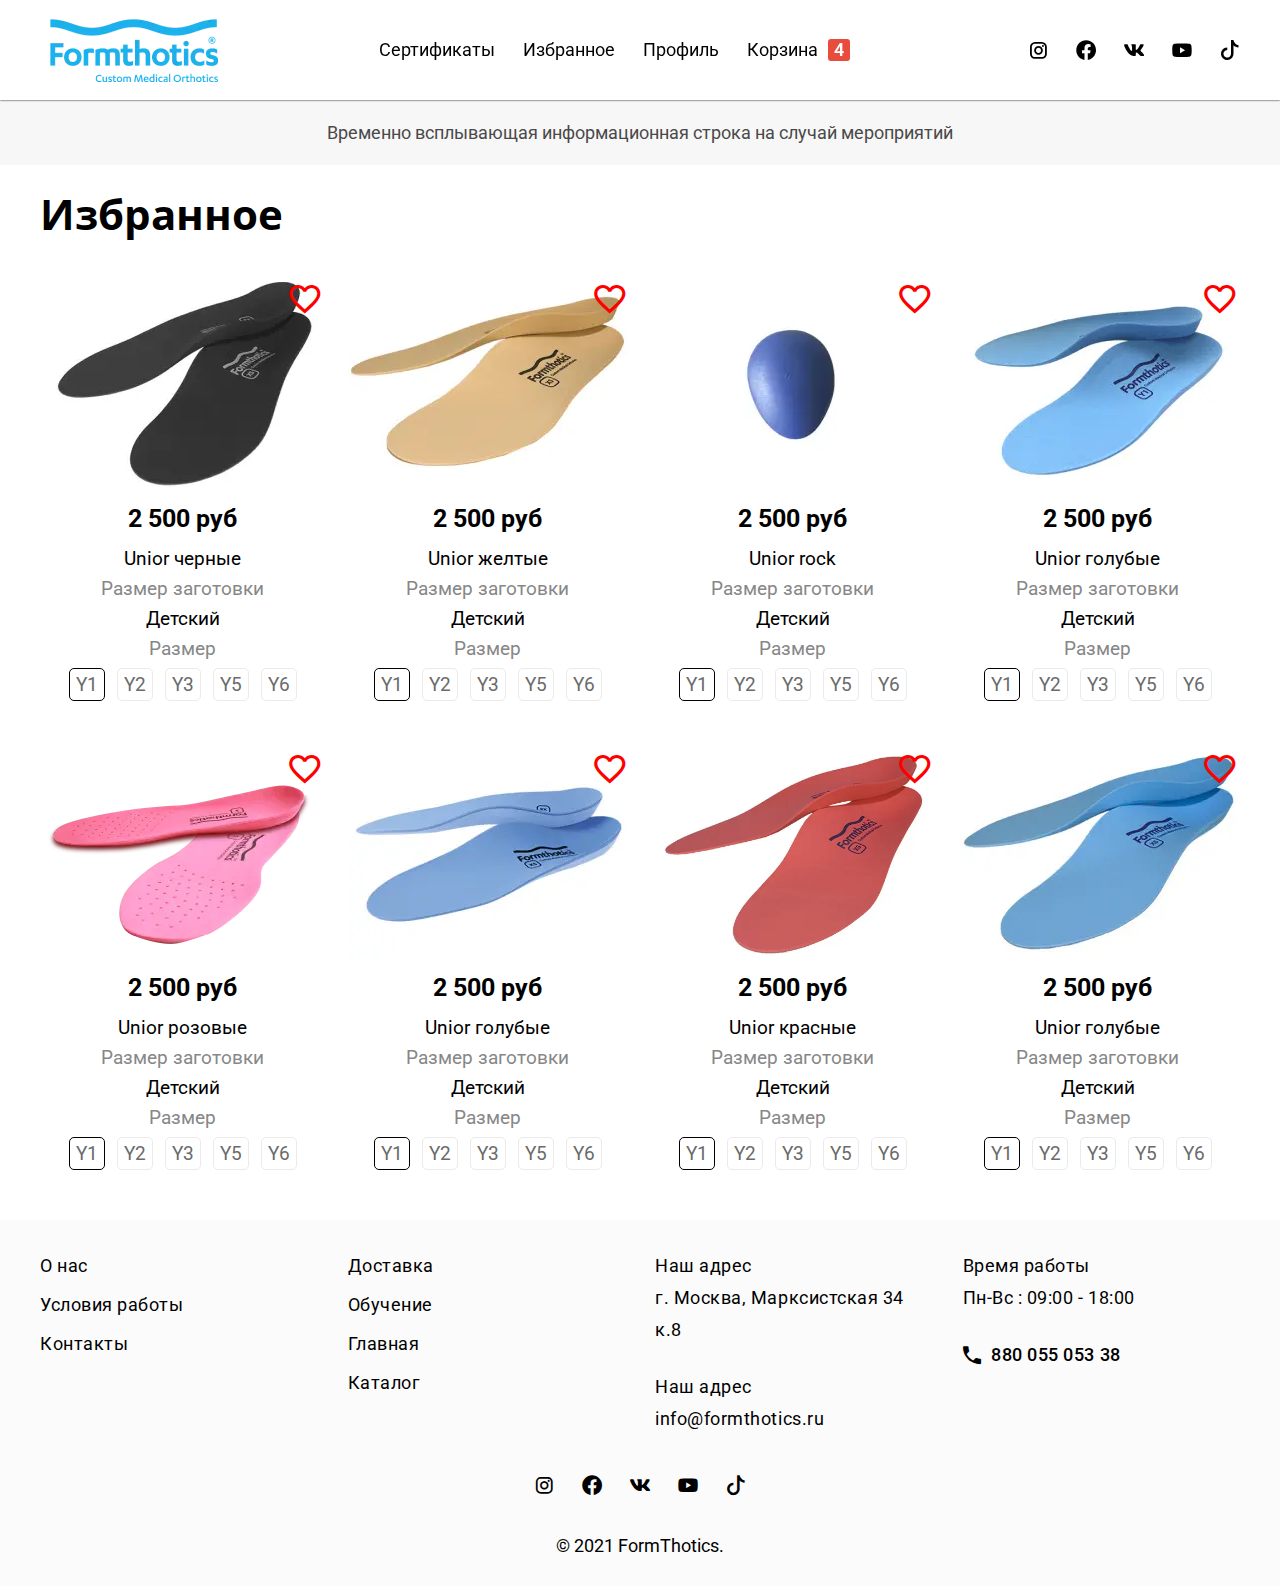
<file: favorite.html>
<!DOCTYPE html>
<html lang="ru">

<head>
	<title>Избранное</title>
	<meta charset="UTF-8">
	<meta name="format-detection" content="telephone=no">
	<!-- <style>body{opacity: 0;}</style> -->
	<link href="https://fonts.googleapis.com/css2?family=Inter:wght@400;500;600&family=Open+Sans:wght@400;600;700&family=Roboto:wght@400;500;700&display=swap&_v=20220702174005" rel="stylesheet">
	<link rel="stylesheet" href="css/style.min.css?_v=20220702174005">
	<!-- <link rel="shortcut icon" href="favicon.ico"> -->
	<!-- <meta name="robots" content="noindex, nofollow"> -->
	<meta name="viewport" content="width=device-width, initial-scale=1.0">
</head>

<body>
	<div class="wrapper">
		<header class="header">
			<div class="header__container">
				<div class="header__logo logo">
					<a href="index.html" class="logo__link">
						<picture><source srcset="img/icons/logo.webp" type="image/webp"><img src="img/icons/logo.png" alt=""></picture>
					</a>
				</div>
				<div class="header__menu menu">
					<!-- icon-menu-w -->
					<button type="button" class="menu__icon icon-menu "><span></span></button>
					<nav class="menu__body">
						<ul class="menu__list">
							<li class="menu__item"><a href="certificates.html" class="menu__link menu__link-black">Сертификаты</a>
							</li>
							<li class="menu__item"><a href="favorite.html" class="menu__link menu__link-black">Избранное</a></li>
							<li class="menu__item"><a href="profile.html" class="menu__link menu__link-black">Профиль</a></li>
							<li class="menu__item"><a href="cart.html" class="menu__link menu__link-black">Корзина <span class="menu__count">4</span> </a></li>
							<li class="menu__item media-mobile"></li>
						</ul>
					</nav>
				</div>
				<div class="header__soc-media soc-media" data-da=".media-mobile,992,1">
					<a href="" class="soc-media__link menu__link-black _icon-insgram"></a>
					<a href="" class="soc-media__link menu__link-black _icon-facebook"></a>
					<a href="" class="soc-media__link menu__link-black _icon-vk"></a>
					<a href="" class="soc-media__link menu__link-black _icon-youtube"></a>
					<a href="" class="soc-media__link menu__link-black _icon-tiktok"></a>
				</div>
			</div>
		</header>
		<main class="page">
			<div class="temporary cont-without-header">
				<div class="temporary__container">
					<div class="temporary__message">Временно всплывающая информационная строка на случай мероприятий</div>
				</div>
			</div>
			<div class="favorite">
				<div class="favorite__container">
					<h1 class="favorite__title title-page">Избранное</h1>
					<div class="favorite__goods goods">
						<div class="goods__item item-goods">
							<div class="item-goods__card">
								<button class="item-goods__favorite _icon-favorite clicked"></button>
								<a href="product.html" class="item-goods__img item-goods__img-ibg">
									<picture><source srcset="img/catalog/product_black_1.webp" type="image/webp"><img src="img/catalog/product_black_1.png" alt=""></picture>
								</a>
								<a href="" class="item-goods__price-link">2 500 руб</a>
								<a href="" class="item-goods__title-link">Unior черные</a>
								<div class="item-goods__size">
									<div data-tabs class="item-goods__tabs">
										<div class="item-goods__workpiece-size">Размер заготовки</div>
										<div data-tabs-body class="item-goods__content">
											<div class="item-goods__body">
												Детский
											</div>
											<div class="item-goods__body">
												Подростковый
											</div>
											<div class="item-goods__body">
												Взрослый
											</div>
											<div class="item-goods__body">
												Взрослый
											</div>
											<div class="item-goods__body">
												Взрослый
											</div>
										</div>
										<div class="item-goods__size">Размер</div>
										<nav data-tabs-titles class="item-goods__navigation">
											<button type="button" class="item-goods__title size-btn _tab-active">Y1</button>
											<button type="button" class="item-goods__title size-btn">Y2</button>
											<button type="button" class="item-goods__title size-btn">Y3</button>
											<button type="button" class="item-goods__title size-btn">Y5</button>
											<button type="button" class="item-goods__title size-btn">Y6</button>
										</nav>
									</div>
								</div>
							</div>
						</div>
						<div class="goods__item item-goods">
							<div class="item-goods__card">
								<button class="item-goods__favorite _icon-favorite clicked"></button>
								<a href="product.html" class="item-goods__img item-goods__img-ibg">
									<picture><source srcset="img/catalog/product_yellow_2.webp" type="image/webp"><img src="img/catalog/product_yellow_2.png" alt=""></picture>
								</a>
								<a href="" class="item-goods__price-link">2 500 руб</a>
								<a href="" class="item-goods__title-link">Unior желтые</a>
								<div class="item-goods__size">
									<div data-tabs class="item-goods__tabs">
										<div class="item-goods__workpiece-size">Размер заготовки</div>
										<div data-tabs-body class="item-goods__content">
											<div class="item-goods__body">
												Детский
											</div>
											<div class="item-goods__body">
												Подростковый
											</div>
											<div class="item-goods__body">
												Взрослый
											</div>
											<div class="item-goods__body">
												Взрослый
											</div>
											<div class="item-goods__body">
												Взрослый
											</div>
										</div>
										<div class="item-goods__size">Размер</div>
										<nav data-tabs-titles class="item-goods__navigation">
											<button type="button" class="item-goods__title size-btn _tab-active">Y1</button>
											<button type="button" class="item-goods__title size-btn">Y2</button>
											<button type="button" class="item-goods__title size-btn">Y3</button>
											<button type="button" class="item-goods__title size-btn">Y5</button>
											<button type="button" class="item-goods__title size-btn">Y6</button>
										</nav>
									</div>
								</div>
							</div>
						</div>
						<div class="goods__item item-goods">
							<div class="item-goods__card">
								<button class="item-goods__favorite _icon-favorite clicked"></button>
								<a href="product.html" class="item-goods__img item-goods__img-ibg">
									<picture><source srcset="img/catalog/product_rock.webp" type="image/webp"><img src="img/catalog/product_rock.png" alt=""></picture>
								</a>
								<a href="" class="item-goods__price-link">2 500 руб</a>
								<a href="" class="item-goods__title-link">Unior rock</a>
								<div class="item-goods__size">
									<div data-tabs class="item-goods__tabs">
										<div class="item-goods__workpiece-size">Размер заготовки</div>
										<div data-tabs-body class="item-goods__content">
											<div class="item-goods__body">
												Детский
											</div>
											<div class="item-goods__body">
												Подростковый
											</div>
											<div class="item-goods__body">
												Взрослый
											</div>
											<div class="item-goods__body">
												Взрослый
											</div>
											<div class="item-goods__body">
												Взрослый
											</div>
										</div>
										<div class="item-goods__size">Размер</div>
										<nav data-tabs-titles class="item-goods__navigation">
											<button type="button" class="item-goods__title size-btn _tab-active">Y1</button>
											<button type="button" class="item-goods__title size-btn">Y2</button>
											<button type="button" class="item-goods__title size-btn">Y3</button>
											<button type="button" class="item-goods__title size-btn">Y5</button>
											<button type="button" class="item-goods__title size-btn">Y6</button>
										</nav>
									</div>
								</div>
							</div>
						</div>
						<div class="goods__item item-goods">
							<div class="item-goods__card">
								<button class="item-goods__favorite _icon-favorite clicked"></button>
								<a href="product.html" class="item-goods__img item-goods__img-ibg">
									<picture><source srcset="img/catalog/product_blue_1.webp" type="image/webp"><img src="img/catalog/product_blue_1.png" alt=""></picture>
								</a>
								<a href="" class="item-goods__price-link">2 500 руб</a>
								<a href="" class="item-goods__title-link">Unior голубые</a>
								<div class="item-goods__size">
									<div data-tabs class="item-goods__tabs">
										<div class="item-goods__workpiece-size">Размер заготовки</div>
										<div data-tabs-body class="item-goods__content">
											<div class="item-goods__body">
												Детский
											</div>
											<div class="item-goods__body">
												Подростковый
											</div>
											<div class="item-goods__body">
												Взрослый
											</div>
											<div class="item-goods__body">
												Взрослый
											</div>
											<div class="item-goods__body">
												Взрослый
											</div>
										</div>
										<div class="item-goods__size">Размер</div>
										<nav data-tabs-titles class="item-goods__navigation">
											<button type="button" class="item-goods__title size-btn _tab-active">Y1</button>
											<button type="button" class="item-goods__title size-btn">Y2</button>
											<button type="button" class="item-goods__title size-btn">Y3</button>
											<button type="button" class="item-goods__title size-btn">Y5</button>
											<button type="button" class="item-goods__title size-btn">Y6</button>
										</nav>
									</div>
								</div>
							</div>
						</div>
						<div class="goods__item item-goods">
							<div class="item-goods__card">
								<button class="item-goods__favorite _icon-favorite clicked"></button>
								<a href="product.html" class="item-goods__img item-goods__img-ibg">
									<picture><source srcset="img/catalog/product_pink.webp" type="image/webp"><img src="img/catalog/product_pink.png" alt=""></picture>
								</a>
								<a href="" class="item-goods__price-link">2 500 руб</a>
								<a href="" class="item-goods__title-link">Unior розовые</a>
								<div class="item-goods__size">
									<div data-tabs class="item-goods__tabs">
										<div class="item-goods__workpiece-size">Размер заготовки</div>
										<div data-tabs-body class="item-goods__content">
											<div class="item-goods__body">
												Детский
											</div>
											<div class="item-goods__body">
												Подростковый
											</div>
											<div class="item-goods__body">
												Взрослый
											</div>
											<div class="item-goods__body">
												Взрослый
											</div>
											<div class="item-goods__body">
												Взрослый
											</div>
										</div>
										<div class="item-goods__size">Размер</div>
										<nav data-tabs-titles class="item-goods__navigation">
											<button type="button" class="item-goods__title size-btn _tab-active">Y1</button>
											<button type="button" class="item-goods__title size-btn">Y2</button>
											<button type="button" class="item-goods__title size-btn">Y3</button>
											<button type="button" class="item-goods__title size-btn">Y5</button>
											<button type="button" class="item-goods__title size-btn">Y6</button>
										</nav>
									</div>
								</div>
							</div>
						</div>
						<div class="goods__item item-goods">
							<div class="item-goods__card">
								<button class="item-goods__favorite _icon-favorite clicked"></button>
								<a href="product.html" class="item-goods__img item-goods__img-ibg">
									<picture><source srcset="img/catalog/product_blue_3.webp" type="image/webp"><img src="img/catalog/product_blue_3.png" alt=""></picture>
								</a>
								<a href="" class="item-goods__price-link">2 500 руб</a>
								<a href="" class="item-goods__title-link">Unior голубые</a>
								<div class="item-goods__size">
									<div data-tabs class="item-goods__tabs">
										<div class="item-goods__workpiece-size">Размер заготовки</div>
										<div data-tabs-body class="item-goods__content">
											<div class="item-goods__body">
												Детский
											</div>
											<div class="item-goods__body">
												Подростковый
											</div>
											<div class="item-goods__body">
												Взрослый
											</div>
											<div class="item-goods__body">
												Взрослый
											</div>
											<div class="item-goods__body">
												Взрослый
											</div>
										</div>
										<div class="item-goods__size">Размер</div>
										<nav data-tabs-titles class="item-goods__navigation">
											<button type="button" class="item-goods__title size-btn _tab-active">Y1</button>
											<button type="button" class="item-goods__title size-btn">Y2</button>
											<button type="button" class="item-goods__title size-btn">Y3</button>
											<button type="button" class="item-goods__title size-btn">Y5</button>
											<button type="button" class="item-goods__title size-btn">Y6</button>
										</nav>
									</div>
								</div>
							</div>
						</div>
						<div class="goods__item item-goods">
							<div class="item-goods__card">
								<button class="item-goods__favorite _icon-favorite clicked"></button>
								<a href="product.html" class="item-goods__img item-goods__img-ibg">
									<picture><source srcset="img/catalog/product_red_1.webp" type="image/webp"><img src="img/catalog/product_red_1.png" alt=""></picture>
								</a>
								<a href="" class="item-goods__price-link">2 500 руб</a>
								<a href="" class="item-goods__title-link">Unior красные</a>
								<div class="item-goods__size">
									<div data-tabs class="item-goods__tabs">
										<div class="item-goods__workpiece-size">Размер заготовки</div>
										<div data-tabs-body class="item-goods__content">
											<div class="item-goods__body">
												Детский
											</div>
											<div class="item-goods__body">
												Подростковый
											</div>
											<div class="item-goods__body">
												Взрослый
											</div>
											<div class="item-goods__body">
												Взрослый
											</div>
											<div class="item-goods__body">
												Взрослый
											</div>
										</div>
										<div class="item-goods__size">Размер</div>
										<nav data-tabs-titles class="item-goods__navigation">
											<button type="button" class="item-goods__title size-btn _tab-active">Y1</button>
											<button type="button" class="item-goods__title size-btn">Y2</button>
											<button type="button" class="item-goods__title size-btn">Y3</button>
											<button type="button" class="item-goods__title size-btn">Y5</button>
											<button type="button" class="item-goods__title size-btn">Y6</button>
										</nav>
									</div>
								</div>
							</div>
						</div>
						<div class="goods__item item-goods">
							<div class="item-goods__card">
								<button class="item-goods__favorite _icon-favorite clicked"></button>
								<a href="product.html" class="item-goods__img item-goods__img-ibg">
									<picture><source srcset="img/catalog/product_blue_2.webp" type="image/webp"><img src="img/catalog/product_blue_2.png" alt=""></picture>
								</a>
								<a href="" class="item-goods__price-link">2 500 руб</a>
								<a href="" class="item-goods__title-link">Unior голубые</a>
								<div class="item-goods__size">
									<div data-tabs class="item-goods__tabs">
										<div class="item-goods__workpiece-size">Размер заготовки</div>
										<div data-tabs-body class="item-goods__content">
											<div class="item-goods__body">
												Детский
											</div>
											<div class="item-goods__body">
												Подростковый
											</div>
											<div class="item-goods__body">
												Взрослый
											</div>
											<div class="item-goods__body">
												Взрослый
											</div>
											<div class="item-goods__body">
												Взрослый
											</div>
										</div>
										<div class="item-goods__size">Размер</div>
										<nav data-tabs-titles class="item-goods__navigation">
											<button type="button" class="item-goods__title size-btn _tab-active">Y1</button>
											<button type="button" class="item-goods__title size-btn">Y2</button>
											<button type="button" class="item-goods__title size-btn">Y3</button>
											<button type="button" class="item-goods__title size-btn">Y5</button>
											<button type="button" class="item-goods__title size-btn">Y6</button>
										</nav>
									</div>
								</div>
							</div>
						</div>
					</div>
				</div>
			</div>
		</main>
		<footer class="footer">
			<div class="footer__container">
				<div class="footer__columns columns">
					<ul class="columns__list text">
						<li class="columns__item"><a href="" class="columns__link">О нас</a></li>
						<li class="columns__item"><a href="" class="columns__link">Условия работы</a></li>
						<li class="columns__item"><a href="" class="columns__link">Контакты</a></li>
					</ul>
					<ul class="columns__list text">
						<li class="columns__item"><a href="delivery.html" class="columns__link">Доставка</a></li>
						<li class="columns__item"><a href="" class="columns__link">Обучение</a></li>
						<li class="columns__item"><a href="index.html" class="columns__link">Главная</a></li>
						<li class="columns__item"><a href="catalog.html" class="columns__link">Каталог</a></li>
					</ul>
					<ul class="columns__list text">
						<li class="columns__item columns__item-contact">
							<span>Наш адрес</span>
							<span>г. Москва, Марксистская 34 к.8</span>
						</li>
						<li class="columns__item columns__item-contact">
							<span>Наш адрес</span>
							<a href="mailto:info@formthotics.ru" class="columns__mail-link">info@formthotics.ru</a>
						</li>
					</ul>
					<ul class="columns__list text">
						<li class="columns__item columns__item-contact">
							<span>Время работы</span>
							<span>Пн-Вс : 09:00 - 18:00</span>
						</li>
						<li class="columns__item">
							<a href="tel:info@formthotics.ru" class="columns__link-tel"><span class="_icon-tel"></span>880 055 053
								38</a>
						</li>
					</ul>
				</div>
				<div class="footer__floor floor-footer">
					<div class="floor-footer__media floor-footer__media__container">
						<a href="" class="floor-footer__media-link _icon-insgram"></a>
						<a href="" class="floor-footer__media-link _icon-facebook"></a>
						<a href="" class="floor-footer__media-link _icon-vk"></a>
						<a href="" class="floor-footer__media-link _icon-youtube"></a>
						<a href="" class="floor-footer__media-link _icon-tiktok"></a>
					</div>
					<div class="floor-footer__copy">
						<span>© 2021 FormThotics.</span>
					</div>
				</div>
			</div>
		</footer>
	</div>
	<!-- <div id="popup" aria-hidden="true" class="popup">
	<div class="popup__wrapper">
		<div class="popup__content">
			<button data-close type="button" class="popup__close">Закрыть</button>
			<div class="popup__text">

			</div>
		</div>
	</div>
</div> -->
	<script src="js/app.min.js?_v=20220702174005"></script>
</body>

</html>
</file>
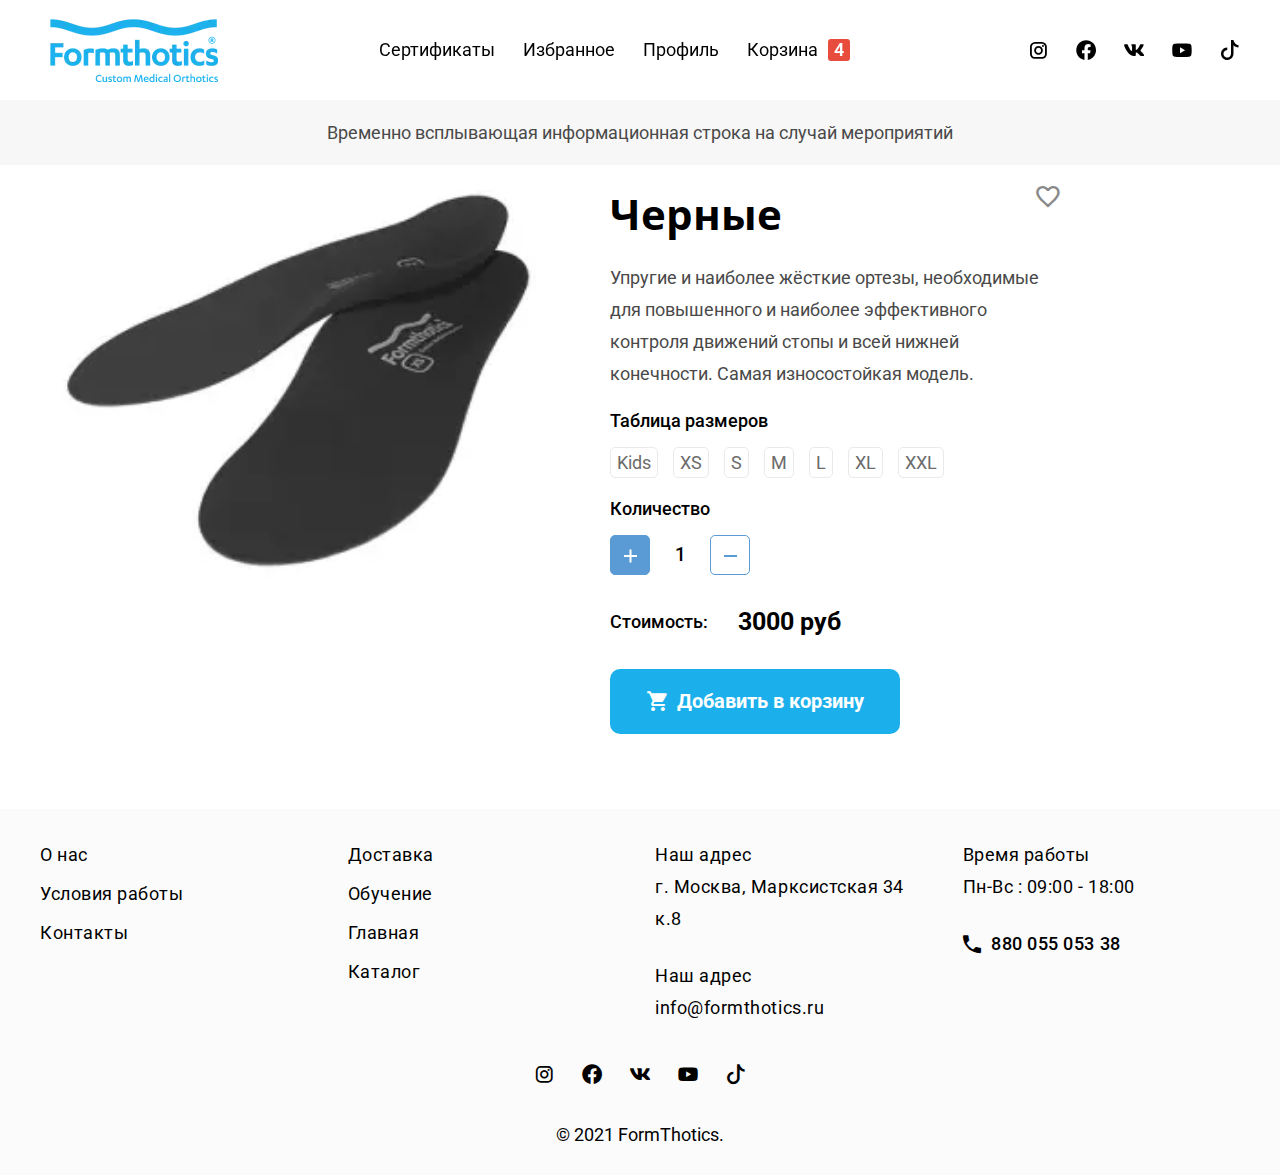
<file: product.html>
<!DOCTYPE html>
<html lang="ru">

<head>
	<title>Страница товара</title>
	<meta charset="UTF-8">
	<meta name="format-detection" content="telephone=no">
	<!-- <style>body{opacity: 0;}</style> -->
	<link href="https://fonts.googleapis.com/css2?family=Inter:wght@400;500;600&family=Open+Sans:wght@400;600;700&family=Roboto:wght@400;500;700&display=swap&_v=20220702174005" rel="stylesheet">
	<link rel="stylesheet" href="css/style.min.css?_v=20220702174005">
	<!-- <link rel="shortcut icon" href="favicon.ico"> -->
	<!-- <meta name="robots" content="noindex, nofollow"> -->
	<meta name="viewport" content="width=device-width, initial-scale=1.0">
</head>

<body class="landing">
	<div class="wrapper">
		<header class="header">
			<div class="header__container">
				<div class="header__logo logo">
					<a href="index.html" class="logo__link">
						<picture><source srcset="img/icons/logo.webp" type="image/webp"><img src="img/icons/logo.png" alt=""></picture>
					</a>
				</div>
				<div class="header__menu menu">
					<!-- icon-menu-w -->
					<button type="button" class="menu__icon icon-menu "><span></span></button>
					<nav class="menu__body">
						<ul class="menu__list">
							<li class="menu__item"><a href="certificates.html" class="menu__link menu__link-black">Сертификаты</a>
							</li>
							<li class="menu__item"><a href="favorite.html" class="menu__link menu__link-black">Избранное</a></li>
							<li class="menu__item"><a href="profile.html" class="menu__link menu__link-black">Профиль</a></li>
							<li class="menu__item"><a href="cart.html" class="menu__link menu__link-black">Корзина <span class="menu__count">4</span> </a></li>
							<li class="menu__item media-mobile"></li>
						</ul>
					</nav>
				</div>
				<div class="header__soc-media soc-media" data-da=".media-mobile,992,1">
					<a href="" class="soc-media__link menu__link-black _icon-insgram"></a>
					<a href="" class="soc-media__link menu__link-black _icon-facebook"></a>
					<a href="" class="soc-media__link menu__link-black _icon-vk"></a>
					<a href="" class="soc-media__link menu__link-black _icon-youtube"></a>
					<a href="" class="soc-media__link menu__link-black _icon-tiktok"></a>
				</div>
			</div>
		</header>
		<main class="page">
			<div class="temporary cont-without-header">
				<div class="temporary__container">
					<div class="temporary__message">Временно всплывающая информационная строка на случай мероприятий</div>
				</div>
			</div>
			<div class="product">
				<div class="product__container">
					<div class="product__product-img">
						<div class="product__img-ibg">
							<picture><source srcset="img/catalog/product_black_1.webp" type="image/webp"><img src="img/catalog/product_black_1.png" alt=""></picture>
						</div>
					</div>
					<div class="product__body body-product">
						<div class="body-product__header title-page">
							<h1 class="body-product__title">Черные</h1>
							<button class="body-product__favorite _icon-favorite"></button>
						</div>
						<div class="body-product__content">
							<div class="body-product__desc">
								Упругие и наиболее жёсткие ортезы, необходимые для повышенного и наиболее эффективного контроля
								движений стопы и всей нижней конечности. Самая износостойкая модель.
							</div>
							<div class="body-product__table-size">
								<div class="body-product__table-size-title">Таблица размеров</div>
								<div class="body-product__dimensions">
									<button type="button" class="body-product__btn size-btn">Kids</button>
									<button type="button" class="body-product__btn size-btn">XS</button>
									<button type="button" class="body-product__btn size-btn">S</button>
									<button type="button" class="body-product__btn size-btn">M</button>
									<button type="button" class="body-product__btn size-btn">L</button>
									<button type="button" class="body-product__btn size-btn">XL</button>
									<button type="button" class="body-product__btn size-btn">XXL</button>
								</div>
							</div>
							<div class="body-product__quantity">
								<div class="body-product__quantity-title">Количество</div>
								<div class="quantity">
									<button type="button" class="quantity__button quantity__button_plus"></button>
									<div class="quantity__input">
										<input autocomplete="off" type="text" name="form[]" value="1">
									</div>
									<button type="button" class="quantity__button quantity__button_minus"></button>
								</div>
							</div>
							<div class="body-product__price">
								<span class="body-product__price-key">Стоимость:</span>
								<span class="body-product__price-value price">3000 руб</span>
							</div>
							<button class="body-product__tocart-btn _icon-cart btn">
								<span>Добавить в корзину</span>
							</button>
						</div>
					</div>
				</div>
			</div>
		</main>
		<footer class="footer">
			<div class="footer__container">
				<div class="footer__columns columns">
					<ul class="columns__list text">
						<li class="columns__item"><a href="" class="columns__link">О нас</a></li>
						<li class="columns__item"><a href="" class="columns__link">Условия работы</a></li>
						<li class="columns__item"><a href="" class="columns__link">Контакты</a></li>
					</ul>
					<ul class="columns__list text">
						<li class="columns__item"><a href="delivery.html" class="columns__link">Доставка</a></li>
						<li class="columns__item"><a href="" class="columns__link">Обучение</a></li>
						<li class="columns__item"><a href="index.html" class="columns__link">Главная</a></li>
						<li class="columns__item"><a href="catalog.html" class="columns__link">Каталог</a></li>
					</ul>
					<ul class="columns__list text">
						<li class="columns__item columns__item-contact">
							<span>Наш адрес</span>
							<span>г. Москва, Марксистская 34 к.8</span>
						</li>
						<li class="columns__item columns__item-contact">
							<span>Наш адрес</span>
							<a href="mailto:info@formthotics.ru" class="columns__mail-link">info@formthotics.ru</a>
						</li>
					</ul>
					<ul class="columns__list text">
						<li class="columns__item columns__item-contact">
							<span>Время работы</span>
							<span>Пн-Вс : 09:00 - 18:00</span>
						</li>
						<li class="columns__item">
							<a href="tel:info@formthotics.ru" class="columns__link-tel"><span class="_icon-tel"></span>880 055 053
								38</a>
						</li>
					</ul>
				</div>
				<div class="footer__floor floor-footer">
					<div class="floor-footer__media floor-footer__media__container">
						<a href="" class="floor-footer__media-link _icon-insgram"></a>
						<a href="" class="floor-footer__media-link _icon-facebook"></a>
						<a href="" class="floor-footer__media-link _icon-vk"></a>
						<a href="" class="floor-footer__media-link _icon-youtube"></a>
						<a href="" class="floor-footer__media-link _icon-tiktok"></a>
					</div>
					<div class="floor-footer__copy">
						<span>© 2021 FormThotics.</span>
					</div>
				</div>
			</div>
		</footer>
	</div>
	<!-- <div id="popup" aria-hidden="true" class="popup">
	<div class="popup__wrapper">
		<div class="popup__content">
			<button data-close type="button" class="popup__close">Закрыть</button>
			<div class="popup__text">

			</div>
		</div>
	</div>
</div> -->
	<script src="js/app.min.js?_v=20220702174005"></script>
</body>

</html>
</file>
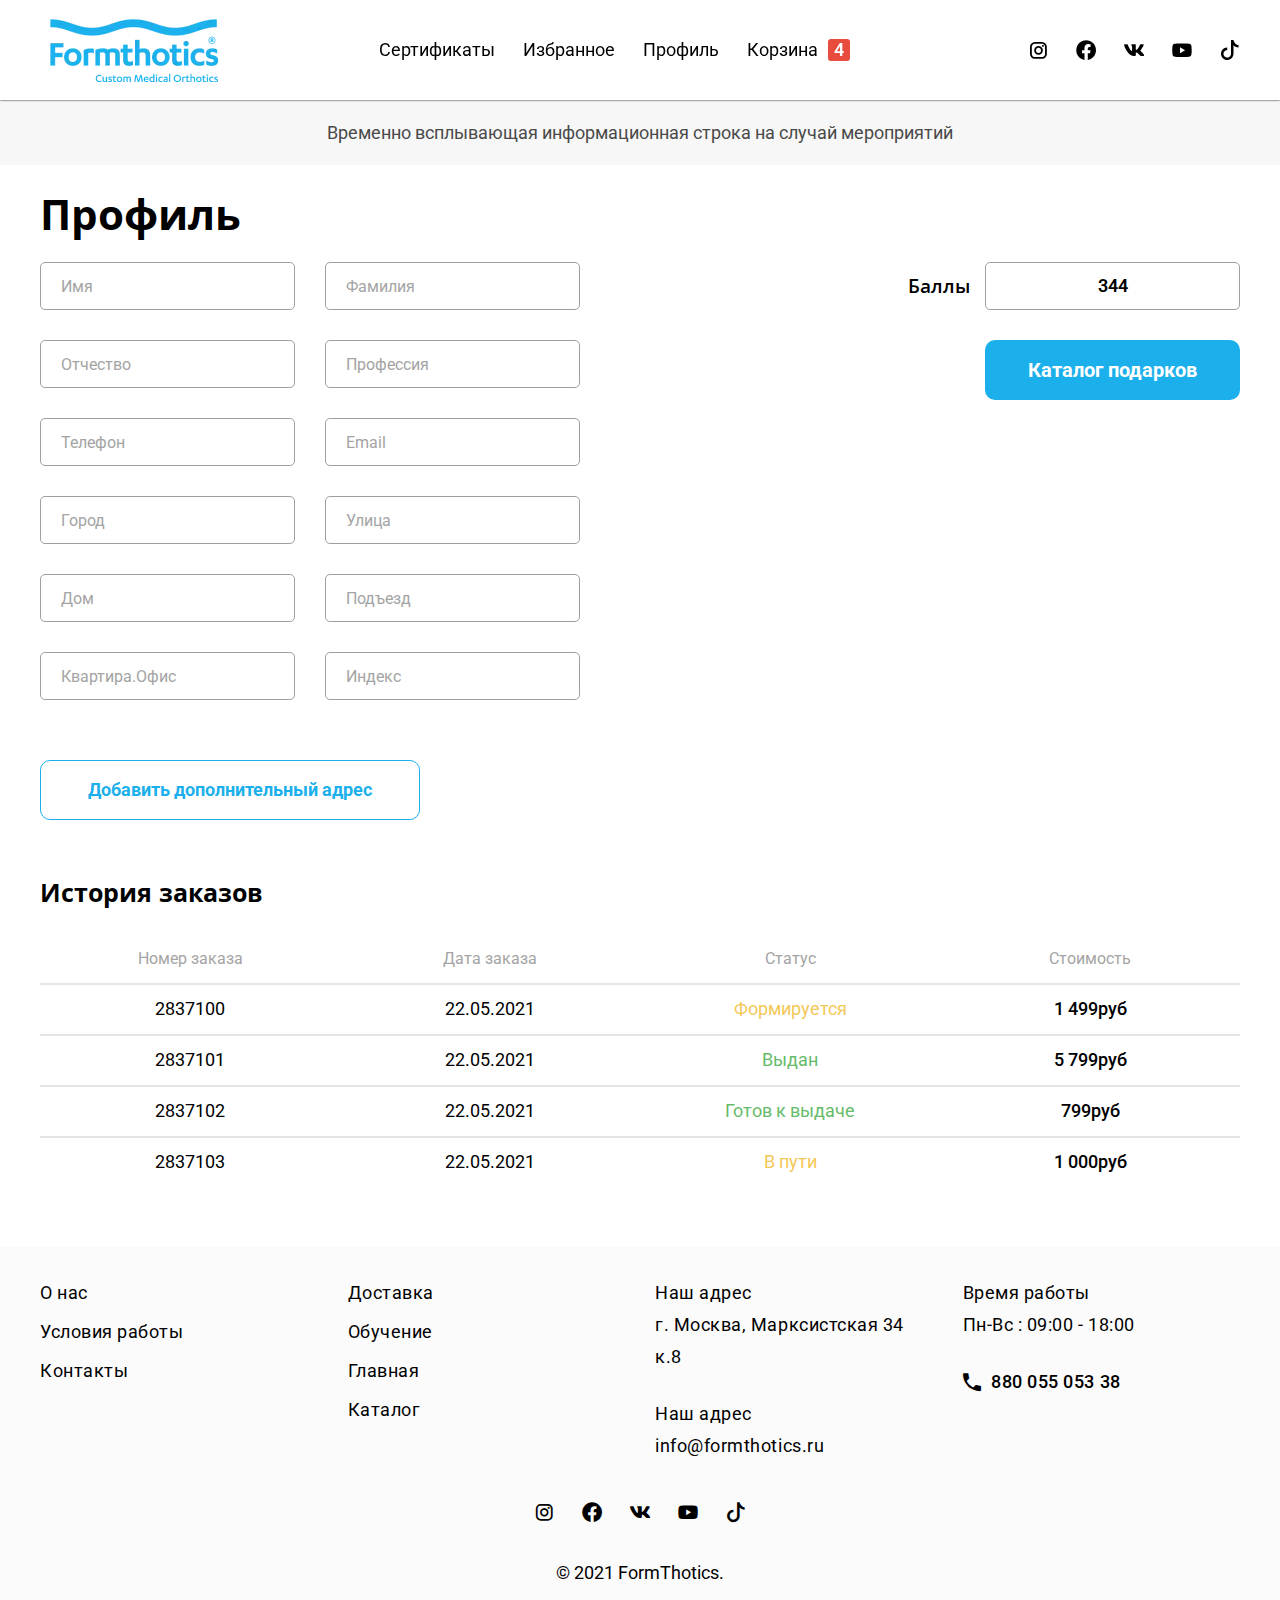
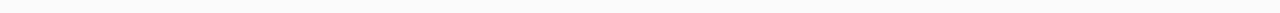
<file: profile.html>
<!DOCTYPE html>
<html lang="ru">

<head>
	<title>Профиль</title>
	<meta charset="UTF-8">
	<meta name="format-detection" content="telephone=no">
	<!-- <style>body{opacity: 0;}</style> -->
	<link href="https://fonts.googleapis.com/css2?family=Inter:wght@400;500;600&family=Open+Sans:wght@400;600;700&family=Roboto:wght@400;500;700&display=swap&_v=20220702174005" rel="stylesheet">
	<link rel="stylesheet" href="css/style.min.css?_v=20220702174005">
	<!-- <link rel="shortcut icon" href="favicon.ico"> -->
	<!-- <meta name="robots" content="noindex, nofollow"> -->
	<meta name="viewport" content="width=device-width, initial-scale=1.0">
</head>

<body>
	<div class="wrapper">
		<header class="header">
			<div class="header__container">
				<div class="header__logo logo">
					<a href="index.html" class="logo__link">
						<picture><source srcset="img/icons/logo.webp" type="image/webp"><img src="img/icons/logo.png" alt=""></picture>
					</a>
				</div>
				<div class="header__menu menu">
					<!-- icon-menu-w -->
					<button type="button" class="menu__icon icon-menu "><span></span></button>
					<nav class="menu__body">
						<ul class="menu__list">
							<li class="menu__item"><a href="certificates.html" class="menu__link menu__link-black">Сертификаты</a>
							</li>
							<li class="menu__item"><a href="favorite.html" class="menu__link menu__link-black">Избранное</a></li>
							<li class="menu__item"><a href="profile.html" class="menu__link menu__link-black">Профиль</a></li>
							<li class="menu__item"><a href="cart.html" class="menu__link menu__link-black">Корзина <span class="menu__count">4</span> </a></li>
							<li class="menu__item media-mobile"></li>
						</ul>
					</nav>
				</div>
				<div class="header__soc-media soc-media" data-da=".media-mobile,992,1">
					<a href="" class="soc-media__link menu__link-black _icon-insgram"></a>
					<a href="" class="soc-media__link menu__link-black _icon-facebook"></a>
					<a href="" class="soc-media__link menu__link-black _icon-vk"></a>
					<a href="" class="soc-media__link menu__link-black _icon-youtube"></a>
					<a href="" class="soc-media__link menu__link-black _icon-tiktok"></a>
				</div>
			</div>
		</header>
		<main class="page">
			<div class="temporary cont-without-header">
				<div class="temporary__container">
					<div class="temporary__message">Временно всплывающая информационная строка на случай мероприятий</div>
				</div>
			</div>
			<div class="profile">
				<div class="profile__container">
					<h1 class="profile__title title-page">Профиль</h1>
					<div class="profile__main">
						<div class="profile__contact-info">
							<div class="profile__contact-inputs">
								<div class="profile__contact-input inp-wrap">
									<input autocomplete="off" type="text" name="form[]" placeholder="">
									<label class="profile__contact-label">Имя</label>
								</div>
								<div class="profile__contact-input inp-wrap">
									<input autocomplete="off" type="text" name="form[]" placeholder="">
									<label class="profile__contact-label">Фамилия</label>
								</div>
								<div class="profile__contact-input inp-wrap">
									<input autocomplete="off" type="text" name="form[]" placeholder="">
									<label class="profile__contact-label">Отчество</label>
								</div>
								<div class="profile__contact-input inp-wrap">
									<input autocomplete="off" type="text" name="form[]" placeholder="">
									<label class="profile__contact-label">Профессия</label>
								</div>
								<div class="profile__contact-input inp-wrap">
									<input autocomplete="off" type="text" name="form[]" placeholder="">
									<label class="profile__contact-label">Телефон</label>
								</div>
								<div class="profile__contact-input inp-wrap">
									<input autocomplete="off" type="text" name="form[]" placeholder="">
									<label class="profile__contact-label">Email</label>
								</div>
								<div class="profile__contact-input inp-wrap">
									<input autocomplete="off" type="text" name="form[]" placeholder="">
									<label class="profile__contact-label">Город</label>
								</div>
								<div class="profile__contact-input inp-wrap">
									<input autocomplete="off" type="text" name="form[]" placeholder="">
									<label class="profile__contact-label">Улица</label>
								</div>
								<div class="profile__contact-input inp-wrap">
									<input autocomplete="off" type="text" name="form[]" placeholder="">
									<label class="profile__contact-label">Дом</label>
								</div>
								<div class="profile__contact-input inp-wrap">
									<input autocomplete="off" type="text" name="form[]" placeholder="">
									<label class="profile__contact-label">Подъезд</label>
								</div>
								<div class="profile__contact-input inp-wrap">
									<input autocomplete="off" type="text" name="form[]" placeholder="">
									<label class="profile__contact-label">Квартира.Офис</label>
								</div>
								<div class="profile__contact-input inp-wrap">
									<input autocomplete="off" type="text" name="form[]" placeholder="">
									<label class="profile__contact-label">Индекс</label>
								</div>
							</div>
							<button class="profile__contact-add-adr">
								Добавить дополнительный адрес
							</button>
						</div>
						<div class="profile__points">
							<div class="profile__points-gr">
								<div class="profile__points-name">Баллы</div>
								<div class="profile__points-input inp-wrap">
									<span>344</span>
								</div>
							</div>
							<a href="catalog.html" class="profile__points-btn btn-blue">Каталог подарков</a>
						</div>
					</div>
					<div class="profile__history history-order">
						<div class="history-order__title title-second">История заказов</div>
						<div class="history-order__table">
							<div class="history-order__row">
								<div class="history-order__header history-order__item">Номер заказa</div>
								<div class="history-order__header history-order__item">Дата заказа</div>
								<div class="history-order__header history-order__item">Статус</div>
								<div class="history-order__header history-order__item">Стоимость</div>
							</div>
							<div class="history-order__row">
								<div class="history-order__item history-order__id">2837100</div>
								<div class="history-order__item history-order__date">22.05.2021</div>
								<div class="history-order__item history-order__status pending">Формируется</div>
								<div class="history-order__item history-order__price">1 499руб</div>
							</div>
							<div class="history-order__row">
								<div class="history-order__item history-order__id">2837101</div>
								<div class="history-order__item history-order__date">22.05.2021</div>
								<div class="history-order__item history-order__status done">Выдан</div>
								<div class="history-order__item history-order__price">5 799руб</div>
							</div>
							<div class="history-order__row">
								<div class="history-order__item history-order__id">2837102</div>
								<div class="history-order__item history-order__date">22.05.2021</div>
								<div class="history-order__item history-order__status done">Готов к выдаче</div>
								<div class="history-order__item history-order__price"> 799руб</div>
							</div>
							<div class="history-order__row">
								<div class="history-order__item history-order__id">2837103</div>
								<div class="history-order__item history-order__date">22.05.2021</div>
								<div class="history-order__item history-order__status pending">В пути</div>
								<div class="history-order__item history-order__price">1 000руб</div>
							</div>
						</div>
					</div>
				</div>
			</div>
		</main>
		<footer class="footer">
			<div class="footer__container">
				<div class="footer__columns columns">
					<ul class="columns__list text">
						<li class="columns__item"><a href="" class="columns__link">О нас</a></li>
						<li class="columns__item"><a href="" class="columns__link">Условия работы</a></li>
						<li class="columns__item"><a href="" class="columns__link">Контакты</a></li>
					</ul>
					<ul class="columns__list text">
						<li class="columns__item"><a href="delivery.html" class="columns__link">Доставка</a></li>
						<li class="columns__item"><a href="" class="columns__link">Обучение</a></li>
						<li class="columns__item"><a href="index.html" class="columns__link">Главная</a></li>
						<li class="columns__item"><a href="catalog.html" class="columns__link">Каталог</a></li>
					</ul>
					<ul class="columns__list text">
						<li class="columns__item columns__item-contact">
							<span>Наш адрес</span>
							<span>г. Москва, Марксистская 34 к.8</span>
						</li>
						<li class="columns__item columns__item-contact">
							<span>Наш адрес</span>
							<a href="mailto:info@formthotics.ru" class="columns__mail-link">info@formthotics.ru</a>
						</li>
					</ul>
					<ul class="columns__list text">
						<li class="columns__item columns__item-contact">
							<span>Время работы</span>
							<span>Пн-Вс : 09:00 - 18:00</span>
						</li>
						<li class="columns__item">
							<a href="tel:info@formthotics.ru" class="columns__link-tel"><span class="_icon-tel"></span>880 055 053
								38</a>
						</li>
					</ul>
				</div>
				<div class="footer__floor floor-footer">
					<div class="floor-footer__media floor-footer__media__container">
						<a href="" class="floor-footer__media-link _icon-insgram"></a>
						<a href="" class="floor-footer__media-link _icon-facebook"></a>
						<a href="" class="floor-footer__media-link _icon-vk"></a>
						<a href="" class="floor-footer__media-link _icon-youtube"></a>
						<a href="" class="floor-footer__media-link _icon-tiktok"></a>
					</div>
					<div class="floor-footer__copy">
						<span>© 2021 FormThotics.</span>
					</div>
				</div>
			</div>
		</footer>
	</div>
	<!-- <div id="popup" aria-hidden="true" class="popup">
	<div class="popup__wrapper">
		<div class="popup__content">
			<button data-close type="button" class="popup__close">Закрыть</button>
			<div class="popup__text">

			</div>
		</div>
	</div>
</div> -->
	<script src="js/app.min.js?_v=20220702174005"></script>
</body>

</html>
</file>
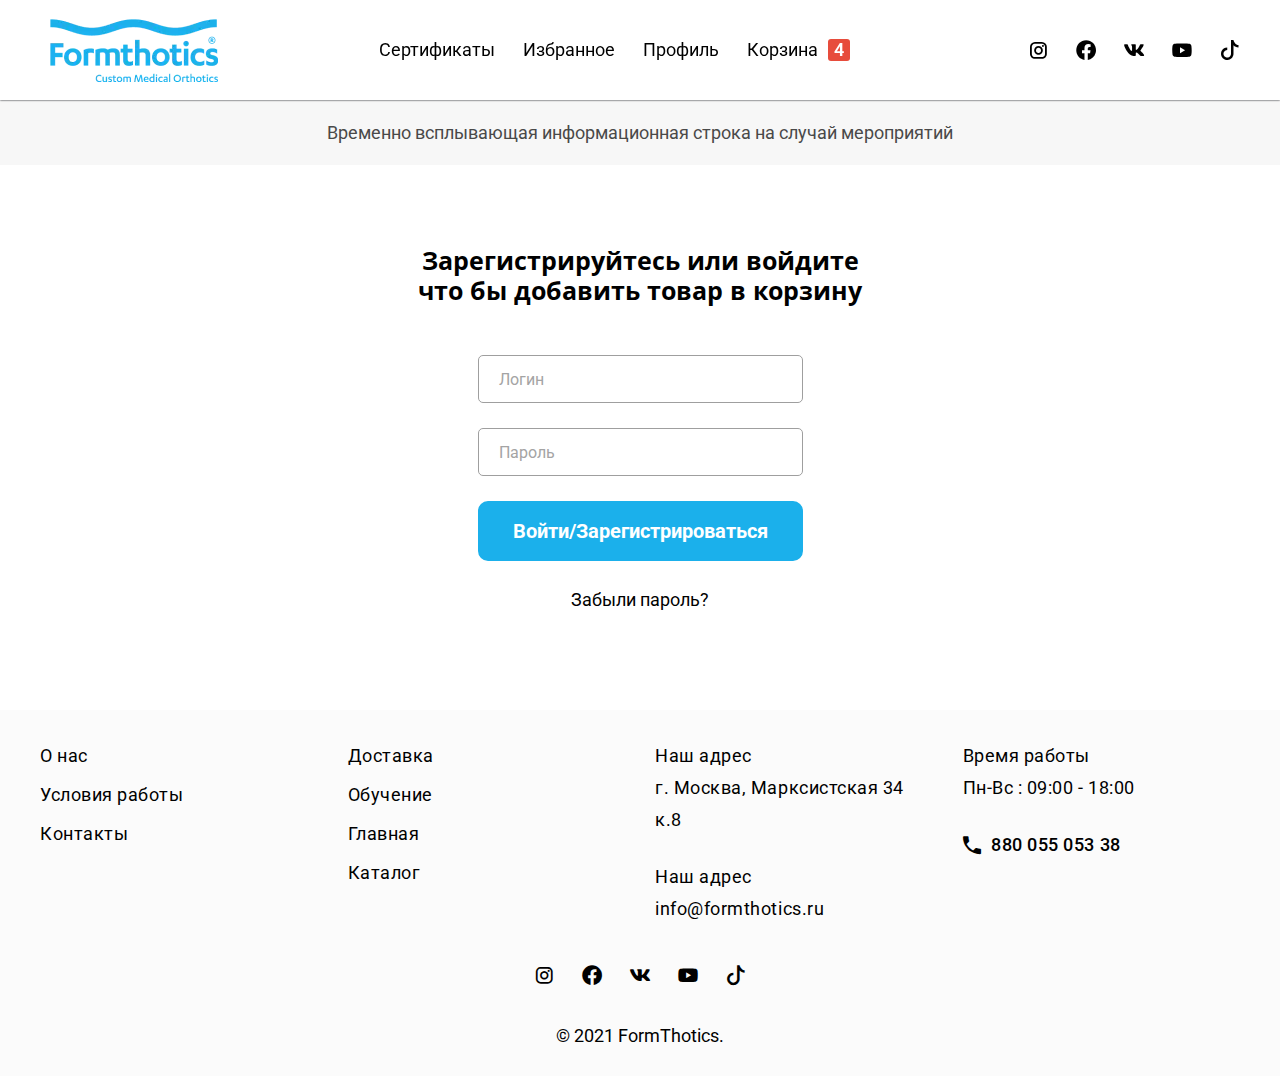
<file: sign.html>
<!DOCTYPE html>
<html lang="ru">

<head>
	<title>Вход</title>
	<meta charset="UTF-8">
	<meta name="format-detection" content="telephone=no">
	<!-- <style>body{opacity: 0;}</style> -->
	<link href="https://fonts.googleapis.com/css2?family=Inter:wght@400;500;600&family=Open+Sans:wght@400;600;700&family=Roboto:wght@400;500;700&display=swap&_v=20220702174005" rel="stylesheet">
	<link rel="stylesheet" href="css/style.min.css?_v=20220702174005">
	<!-- <link rel="shortcut icon" href="favicon.ico"> -->
	<!-- <meta name="robots" content="noindex, nofollow"> -->
	<meta name="viewport" content="width=device-width, initial-scale=1.0">
</head>

<body>
	<div class="wrapper">
		<header class="header">
			<div class="header__container">
				<div class="header__logo logo">
					<a href="index.html" class="logo__link">
						<picture><source srcset="img/icons/logo.webp" type="image/webp"><img src="img/icons/logo.png" alt=""></picture>
					</a>
				</div>
				<div class="header__menu menu">
					<!-- icon-menu-w -->
					<button type="button" class="menu__icon icon-menu "><span></span></button>
					<nav class="menu__body">
						<ul class="menu__list">
							<li class="menu__item"><a href="certificates.html" class="menu__link menu__link-black">Сертификаты</a>
							</li>
							<li class="menu__item"><a href="favorite.html" class="menu__link menu__link-black">Избранное</a></li>
							<li class="menu__item"><a href="profile.html" class="menu__link menu__link-black">Профиль</a></li>
							<li class="menu__item"><a href="cart.html" class="menu__link menu__link-black">Корзина <span class="menu__count">4</span> </a></li>
							<li class="menu__item media-mobile"></li>
						</ul>
					</nav>
				</div>
				<div class="header__soc-media soc-media" data-da=".media-mobile,992,1">
					<a href="" class="soc-media__link menu__link-black _icon-insgram"></a>
					<a href="" class="soc-media__link menu__link-black _icon-facebook"></a>
					<a href="" class="soc-media__link menu__link-black _icon-vk"></a>
					<a href="" class="soc-media__link menu__link-black _icon-youtube"></a>
					<a href="" class="soc-media__link menu__link-black _icon-tiktok"></a>
				</div>
			</div>
		</header>
		<main class="page">
			<div class="temporary cont-without-header">
				<div class="temporary__container">
					<div class="temporary__message">Временно всплывающая информационная строка на случай мероприятий</div>
				</div>
			</div>
			<div class="sign">
				<div class="sign__container">
					<h2 class="sign__title title-second">Зарегистрируйтесь или войдите что бы добавить товар в корзину</h2>
					<form action="#" class="sign__form">
						<div class="sign__form-item">
							<input autocomplete="off" type="text" name="form[]" data-error="Ошибка" placeholder="" class="sign__form-input">
							<label class="sign__form-label">Логин</label>
						</div>
						<div class="sign__form-item">
							<input autocomplete="off" type="password" name="form[]" data-error="Ошибка" placeholder="" class="sign__form-input">
							<label class="sign__form-label">Пароль</label>
						</div>
						<button class="sign__form-btn btn-blue">Войти/Зарегистрироваться</button>
						<a href="" class="sign__forgetten-pass">Забыли пароль?</a>
					</form>
				</div>
			</div>
		</main>
		<footer class="footer">
			<div class="footer__container">
				<div class="footer__columns columns">
					<ul class="columns__list text">
						<li class="columns__item"><a href="" class="columns__link">О нас</a></li>
						<li class="columns__item"><a href="" class="columns__link">Условия работы</a></li>
						<li class="columns__item"><a href="" class="columns__link">Контакты</a></li>
					</ul>
					<ul class="columns__list text">
						<li class="columns__item"><a href="delivery.html" class="columns__link">Доставка</a></li>
						<li class="columns__item"><a href="" class="columns__link">Обучение</a></li>
						<li class="columns__item"><a href="index.html" class="columns__link">Главная</a></li>
						<li class="columns__item"><a href="catalog.html" class="columns__link">Каталог</a></li>
					</ul>
					<ul class="columns__list text">
						<li class="columns__item columns__item-contact">
							<span>Наш адрес</span>
							<span>г. Москва, Марксистская 34 к.8</span>
						</li>
						<li class="columns__item columns__item-contact">
							<span>Наш адрес</span>
							<a href="mailto:info@formthotics.ru" class="columns__mail-link">info@formthotics.ru</a>
						</li>
					</ul>
					<ul class="columns__list text">
						<li class="columns__item columns__item-contact">
							<span>Время работы</span>
							<span>Пн-Вс : 09:00 - 18:00</span>
						</li>
						<li class="columns__item">
							<a href="tel:info@formthotics.ru" class="columns__link-tel"><span class="_icon-tel"></span>880 055 053
								38</a>
						</li>
					</ul>
				</div>
				<div class="footer__floor floor-footer">
					<div class="floor-footer__media floor-footer__media__container">
						<a href="" class="floor-footer__media-link _icon-insgram"></a>
						<a href="" class="floor-footer__media-link _icon-facebook"></a>
						<a href="" class="floor-footer__media-link _icon-vk"></a>
						<a href="" class="floor-footer__media-link _icon-youtube"></a>
						<a href="" class="floor-footer__media-link _icon-tiktok"></a>
					</div>
					<div class="floor-footer__copy">
						<span>© 2021 FormThotics.</span>
					</div>
				</div>
			</div>
		</footer>
	</div>
	<!-- <div id="popup" aria-hidden="true" class="popup">
	<div class="popup__wrapper">
		<div class="popup__content">
			<button data-close type="button" class="popup__close">Закрыть</button>
			<div class="popup__text">

			</div>
		</div>
	</div>
</div> -->
	<script src="js/app.min.js?_v=20220702174005"></script>
</body>

</html>
</file>
<file: css/style.min.css>
@charset "UTF-8";@font-face{font-family:icons;font-display:swap;src:url(../fonts/icons.woff2) format("woff2"),url(../fonts/icons.woff) format("woff");font-weight:400;font-style:normal}.catalog__block-btn-more,[class*=_icon-]:before{font-family:icons;font-style:normal;font-weight:400;font-variant:normal;text-transform:none;line-height:1;-webkit-font-smoothing:antialiased;-moz-osx-font-smoothing:grayscale}[class*=_icon-]:before{display:block}._icon-arrow:before,.catalog__block-btn-more:before{content:"\e900"}._icon-bin:before{content:"\e901"}._icon-cart:before{content:"\e902"}._icon-facebook:before{content:"\e903"}._icon-favorite:before{content:"\e904"}._icon-insgram:before{content:"\e905"}._icon-locate:before{content:"\e906";color:#fff}._icon-message:before{content:"\e907"}._icon-tel:before{content:"\e908"}._icon-tiktok:before{content:"\e909"}._icon-vk:before{content:"\e90a"}._icon-youtube:before{content:"\e90b"}*{padding:0;margin:0;border:0}*,:after,:before{-webkit-box-sizing:border-box;box-sizing:border-box}body,html{height:100%;min-width:320px}body{color:#000;line-height:1;font-family:Roboto;font-size:1.125rem;-ms-text-size-adjust:100%;-moz-text-size-adjust:100%;-webkit-text-size-adjust:100%;-webkit-font-smoothing:antialiased;-moz-osx-font-smoothing:grayscale}button,input,textarea{font-family:Roboto;font-size:inherit}button{cursor:pointer;color:inherit;background-color:inherit}a{color:inherit}a:link,a:visited{text-decoration:none}a:hover{text-decoration:none}ul li{list-style:none}img{vertical-align:top}h1,h2,h3,h4,h5,h6{font-weight:inherit;font-size:inherit}body{line-height:21px;line-height:1.1666666667}.lock body{overflow:hidden;-ms-touch-action:none;touch-action:none}.hidden{display:none}.wrapper{min-height:100%;display:-webkit-box;display:-ms-flexbox;display:flex;-webkit-box-orient:vertical;-webkit-box-direction:normal;-ms-flex-direction:column;flex-direction:column;overflow:hidden}.wrapper>main{-webkit-box-flex:1;-ms-flex:1 1 auto;flex:1 1 auto}.wrapper>.main{-webkit-box-flex:1;-ms-flex:1 1 auto;flex:1 1 auto}.wrapper>*{min-width:0}[class*=__container]{max-width:75rem;-webkit-box-sizing:content-box;box-sizing:content-box;margin:0 auto;padding:0 .9375rem}.page{margin:100px 0 0 0}.btn{width:100%;display:-webkit-box;display:-ms-flexbox;display:flex;-webkit-box-pack:center;-ms-flex-pack:center;justify-content:center;-webkit-box-align:center;-ms-flex-align:center;align-items:center;font-weight:700;font-size:20px;height:45px;border:2px solid #1bb0eb;line-height:1.4;border-radius:10px;padding:0 15px;overflow:hidden}.btn-blue{width:100%;display:-webkit-box;display:-ms-flexbox;display:flex;-webkit-box-pack:center;-ms-flex-pack:center;justify-content:center;-webkit-box-align:center;-ms-flex-align:center;align-items:center;font-weight:700;font-size:20px;height:60px;background-color:#1bb0eb;border:2px solid #1bb0eb;line-height:1.4;border-radius:10px;padding:0 15px;color:#fff;overflow:hidden;-webkit-transition:all .2s ease;-o-transition:all .2s ease;transition:all .2s ease}.title-page{padding:20px 0;font-family:"Open Sans";font-style:normal;font-weight:700;line-height:1.3571428571;text-align:center;color:#000}.title-second{font-weight:700;font-size:25px;line-height:.9714285714;font-family:"Open Sans"}.text{letter-spacing:.03em;line-height:1.7777777778}.temporary{background:#f7f7f7}.temporary__message{text-align:center;color:#494949}.size-btn{padding:4px 6px;color:#6b6b6b;border:1px solid #eaeaea;border-radius:5px;-webkit-transition:border .2s ease;-o-transition:border .2s ease;transition:border .2s ease}.size-btn._tab-active{border:1px solid #000}.price{font-weight:700;line-height:34px;line-height:1.36;color:#000}.inp-wrap{position:relative}.inp-wrap label{line-height:21px;position:absolute;top:14px;left:13px;color:#a4a4a4;pointer-events:none;-webkit-transition:all .2s ease,background 1.1s ease;-o-transition:all .2s ease,background 1.1s ease;transition:all .2s ease,background 1.1s ease;display:inline-block;background:0 0;padding:0 8px;font-size:16px}.inp-wrap input,.inp-wrap span,.inp-wrap textarea{background:#fff;border:1px solid #9f9f9f;border-radius:5px;height:48px;width:100%;padding:13px 21px 13px 21px;display:-webkit-box;display:-ms-flexbox;display:flex;-webkit-box-align:center;-ms-flex-align:center;align-items:center;outline:0}.inp-wrap input:focus~label,.inp-wrap span:focus~label,.inp-wrap textarea:focus~label{top:-10px;font-size:14px;background:#fff}.select{position:relative;width:100%;margin:0 auto}.select__body{position:relative}.select__title{color:inherit;text-align:left;cursor:pointer;width:100%;background:#fff;border:1px solid #9f9f9f;border-radius:5px;height:48px;border-radius:5px}.select__value{display:-webkit-box;display:-ms-flexbox;display:flex;-webkit-box-align:center;-ms-flex-align:center;align-items:center;height:1.875rem;padding:0 .9375rem;gap:.625rem}.select__value>*{-webkit-box-flex:1;-ms-flex:1 1 auto;flex:1 1 auto}.select__value:after{content:"";-ms-flex-item-align:stretch;-ms-grid-row-align:stretch;align-self:stretch;-webkit-box-flex:0;-ms-flex:0 0 10px;flex:0 0 10px;-webkit-transition:all .3s ease 0s;-o-transition:all .3s ease 0s;transition:all .3s ease 0s;display:-webkit-box;display:-ms-flexbox;display:flex;-webkit-box-pack:center;-ms-flex-pack:center;justify-content:center;-webkit-box-align:center;-ms-flex-align:center;align-items:center}._select-open .select__value:after{-webkit-transform:rotate(-180deg);-ms-transform:rotate(-180deg);transform:rotate(-180deg)}.select__value._select-pseudo-label::before{content:attr(data-pseudo-label);opacity:.5}.select__text{-webkit-box-flex:1;-ms-flex:1 1 auto;flex:1 1 auto}.select__input{width:100%;background-color:transparent;height:100%}.select__options{color:#000;position:absolute;top:48px;border-radius:0 0 5px 5px;min-width:100%;left:0;background-color:#fff;border-top:0;padding:10px 0 5px 0;border:1px solid #9f9f9f}.select__scroll{overflow-y:auto;overflow-x:hidden;max-height:200px}.select__option{width:100%;display:block;text-align:left;cursor:pointer;padding:10px 15px;color:inherit}.select__option._select-selected{background-color:#eee}.select__row{display:-webkit-inline-box;display:-ms-inline-flexbox;display:inline-flex;-webkit-box-align:center;-ms-flex-align:center;align-items:center}.select._select-open{z-index:5}._select-tag{cursor:pointer}.quantity{width:140px;height:40px;display:-webkit-box;display:-ms-flexbox;display:flex}.quantity__button{-webkit-box-flex:0;-ms-flex:0 0 30px;flex:0 0 30px;position:relative;cursor:pointer}.quantity__button::after,.quantity__button::before{content:"";position:absolute;top:50%;left:50%;-webkit-transition:all .3s ease 0s;-o-transition:all .3s ease 0s;transition:all .3s ease 0s;margin:0 0 0 -6.5px;width:13px;height:2px}.quantity__button::before{background-color:#fff}.quantity__button::after{background-color:#fff}.quantity__button_minus,.quantity__button_plus{-webkit-box-flex:0;-ms-flex:0 0 40px;flex:0 0 40px;height:40px;border:1px solid #5b9bd5;border-radius:5px}.quantity__button_plus{background-color:#5b9bd5}.quantity__button_plus::before{color:#fff;-webkit-transform:rotate(-90deg);-ms-transform:rotate(-90deg);transform:rotate(-90deg)}.quantity__button_minus{background-color:#fff}.quantity__button_minus::after,.quantity__button_minus::before{background-color:#5b9bd5}.quantity__input{-webkit-box-flex:1;-ms-flex:1 1 auto;flex:1 1 auto}.quantity__input input{height:100%;outline:0;width:60px;text-align:center;font-weight:500;font-size:19px;line-height:22px;color:#000}[data-showmore-button] span:last-child{display:none}._showmore-active [data-showmore-button] span{display:none}._showmore-active [data-showmore-button] span:last-child{display:block}[class*=-ibg]{position:relative}[class*=-ibg] img{position:absolute;width:100%;height:100%;top:0;left:0;-o-object-fit:cover;object-fit:cover}[class*=-ibg_contain] img{-o-object-fit:contain;object-fit:contain}.header{position:fixed;width:100%;left:0;top:0;z-index:4;min-height:100px;background-color:#fff;-webkit-box-shadow:0 0 2px #00040c;box-shadow:0 0 2px #00040c}.landing .header{background-color:transparent;-webkit-transition:all .2s ease;-o-transition:all .2s ease;transition:all .2s ease;-webkit-box-shadow:0 0 2px transparent;box-shadow:0 0 2px transparent}.landing .header._header-scroll{background:#fff;-webkit-box-shadow:0 0 2px #00040c;box-shadow:0 0 2px #00040c}.header__container{display:-webkit-box;display:-ms-flexbox;display:flex;-webkit-box-pack:justify;-ms-flex-pack:justify;justify-content:space-between;min-height:100px;-webkit-box-align:center;-ms-flex-align:center;align-items:center}.logo__link{padding:5px 10px;display:-webkit-box;display:-ms-flexbox;display:flex;-webkit-box-align:center;-ms-flex-align:center;align-items:center;-webkit-box-pack:center;-ms-flex-pack:center;justify-content:center;background-color:#fff;border-radius:0 0 15px 15px;position:relative;z-index:5;height:100px}.logo__link img{max-height:100%}.menu-open .menu__body{opacity:1;visibility:visible}.menu-open .menu__body:after{opacity:1}.menu__list{display:-webkit-box;display:-ms-flexbox;display:flex;gap:28px}.menu__item{position:relative;z-index:5}.menu__link{font-size:18px;line-height:1.1;position:relative;display:-webkit-box;display:-ms-flexbox;display:flex;gap:10px;-webkit-box-align:center;-ms-flex-align:center;align-items:center}.menu__link-black{color:#000;-webkit-transition:all .2s ease;-o-transition:all .2s ease;transition:all .2s ease}.menu__link-white{color:#fff;-webkit-transition:color .2s ease;-o-transition:color .2s ease;transition:color .2s ease}.menu__count{width:22px;height:22px;display:-webkit-box;display:-ms-flexbox;display:flex;-webkit-box-align:center;-ms-flex-align:center;align-items:center;-webkit-box-pack:center;-ms-flex-pack:center;justify-content:center;color:#fff;font-weight:600;padding:2px;background-color:#e74c3c;border-radius:3px}.soc-media{display:-webkit-box;display:-ms-flexbox;display:flex;-webkit-box-align:center;-ms-flex-align:center;align-items:center;gap:28px}.soc-media__link{font-size:20px;position:relative;z-index:5;-webkit-transition:all .3s ease;-o-transition:all .3s ease;transition:all .3s ease;-webkit-transform:scale(1);-ms-transform:scale(1);transform:scale(1)}.soc-media__link-white{color:#fff;-webkit-transition:color .2s ease;-o-transition:color .2s ease;transition:color .2s ease}.soc-media__link-black{color:#000;-webkit-transition:all .2s ease;-o-transition:all .2s ease;transition:all .2s ease}.media-mobile{margin:40px 0 0 0}.icon-menu{display:none}.footer{background-color:#fbfbfb}.footer__columns{display:-webkit-box;display:-ms-flexbox;display:flex;-ms-flex-wrap:wrap;flex-wrap:wrap}.columns{margin:0 -15px}.columns__list{-webkit-box-flex:0;-ms-flex:0 1 25%;flex:0 1 25%;padding:0 15px}.columns__item:not(:last-child){margin:0 0 7px 0}.columns__item-contact{display:-webkit-box;display:-ms-flexbox;display:flex;-webkit-box-orient:vertical;-webkit-box-direction:normal;-ms-flex-direction:column;flex-direction:column}.columns__item-contact:not(:last-child){margin:0 0 25px 0}.columns__link-tel{display:-webkit-inline-box;display:-ms-inline-flexbox;display:inline-flex;-webkit-box-align:center;-ms-flex-align:center;align-items:center;gap:10px;font-weight:500;color:#000;-webkit-transition:color .2s ease;-o-transition:color .2s ease;transition:color .2s ease}.columns__mail-link{-webkit-transition:color .2s ease;-o-transition:color .2s ease;transition:color .2s ease}.columns__link{-webkit-transition:color .2s ease;-o-transition:color .2s ease;transition:color .2s ease}.floor-footer__media{display:-webkit-box;display:-ms-flexbox;display:flex;-webkit-box-align:center;-ms-flex-align:center;align-items:center;-webkit-box-pack:center;-ms-flex-pack:center;justify-content:center;gap:28px}.floor-footer__media-link{font-size:20px;position:relative;z-index:5;-webkit-transition:all .3s ease;-o-transition:all .3s ease;transition:all .3s ease;-webkit-transform:scale(1);-ms-transform:scale(1);transform:scale(1);-webkit-transition:all .2s ease;-o-transition:all .2s ease;transition:all .2s ease}.floor-footer__copy{text-align:center;line-height:1.1666666667;color:#000}.no-webp .mainblock{background:url(../img/mainblock/mainblock.jpg) center/cover no-repeat}.mainblock{position:relative;border-radius:0 0 30px 30px;overflow:hidden}.mainblock:after{content:"";position:absolute;width:100%;height:100%;top:0;left:0;background:#004186;opacity:.6;z-index:1}.mainblock__body{position:relative;z-index:2;max-width:815px;margin:0 auto;color:#fff}.mainblock__title{font-family:"Open Sans";font-weight:700;font-size:40px;line-height:1;display:-webkit-box;display:-ms-flexbox;display:flex;gap:10px;-webkit-box-pack:center;-ms-flex-pack:center;justify-content:center;margin:0 0 55px 0;text-align:center}.mainblock__title span{display:-webkit-inline-box;display:-ms-inline-flexbox;display:inline-flex;-webkit-box-pack:center;-ms-flex-pack:center;justify-content:center;-webkit-box-align:center;-ms-flex-align:center;align-items:center}.mainblock__btns{display:-webkit-box;display:-ms-flexbox;display:flex;gap:15px;margin:0 0 40px 0}.mainblock__btn{color:#fff;-webkit-box-flex:0;-ms-flex:0 1 400px;flex:0 1 400px;height:90px;border:2px solid #fff;-webkit-transition:all .2s ease;-o-transition:all .2s ease;transition:all .2s ease}.mainblock__reagion{line-height:1;text-align:center}.greeting__text{color:#494949;max-width:560px;margin:0 auto;text-align:center}.project__logo{width:200px;display:block;text-align:center;margin:0 auto}.project__logo img{max-width:100%}.catalog__nav{display:-webkit-box;display:-ms-flexbox;display:flex;-webkit-box-pack:center;-ms-flex-pack:center;justify-content:center}.catalog__list{display:-webkit-box;display:-ms-flexbox;display:flex;row-gap:0;-ms-flex-wrap:wrap;flex-wrap:wrap;-webkit-box-pack:center;-ms-flex-pack:center;justify-content:center;-webkit-box-align:center;-ms-flex-align:center;align-items:center}.catalog__btn{border:1px solid transparent;-webkit-transition:color .1s ease;-o-transition:color .1s ease;transition:color .1s ease;display:inline-block;padding:10px 15px}.catalog__btn.selected{color:#1bb0eb;font-weight:700;border:1px solid #1bb0eb;border-radius:5px}.catalog__block-btn-more{max-width:200px;margin:0 auto 0 auto;background:#fff;border:1px solid #000;border-radius:3px;min-height:50px;padding:0 20px;display:-webkit-box;display:-ms-flexbox;display:flex;-webkit-box-pack:center;-ms-flex-pack:center;justify-content:center;-webkit-box-align:center;-ms-flex-align:center;align-items:center;font-weight:700;color:#000;-webkit-box-orient:horizontal;-webkit-box-direction:reverse;-ms-flex-direction:row-reverse;flex-direction:row-reverse;gap:10px;-webkit-transition:all .2s ease;-o-transition:all .2s ease;transition:all .2s ease}._showmore-active .catalog__block-btn-more:before{-webkit-transform:rotate(-180deg);-ms-transform:rotate(-180deg);transform:rotate(-180deg)}.catalog__block-btn-more span{font-family:Roboto}.catalog__goods-wrapper{padding-top:50px}.goods{display:-ms-grid;display:grid;grid-template-columns:repeat(auto-fill,minmax(280px,1fr));-webkit-column-gap:20px;-moz-column-gap:20px;column-gap:20px;row-gap:50px}.goods.hidden{display:none}.item-goods{font-size:19px;line-height:1.1578947368;display:-webkit-box;display:-ms-flexbox;display:flex;-webkit-box-orient:vertical;-webkit-box-direction:normal;-ms-flex-direction:column;flex-direction:column;gap:8px;-webkit-box-align:center;-ms-flex-align:center;align-items:center;text-align:center}.item-goods__card{position:relative;display:-webkit-box;display:-ms-flexbox;display:flex;-webkit-box-orient:vertical;-webkit-box-direction:normal;-ms-flex-direction:column;flex-direction:column;gap:8px;-webkit-box-align:center;-ms-flex-align:center;align-items:center;text-align:center}.item-goods__favorite{position:absolute;width:35px;height:35px;right:0;font-size:28px;top:0;z-index:2;color:#898989;-webkit-transition:color .2s ease;-o-transition:color .2s ease;transition:color .2s ease}.item-goods__favorite.clicked{color:red}.item-goods__img{width:280px;padding:0 0 74% 0;display:block}.item-goods__price-link{font-weight:700;font-size:25px;line-height:1.72;color:#000;-webkit-transition:color .2s ease;-o-transition:color .2s ease;transition:color .2s ease}.item-goods__title-link{color:#000}.item-goods__workpiece-size{color:#878787}.item-goods__size{color:#878787}.item-goods__tabs{display:-webkit-box;display:-ms-flexbox;display:flex;-webkit-box-orient:vertical;-webkit-box-direction:normal;-ms-flex-direction:column;flex-direction:column;gap:8px}.item-goods__body{color:#000}.item-goods__navigation{display:-webkit-box;display:-ms-flexbox;display:flex;-webkit-box-pack:center;-ms-flex-pack:center;justify-content:center;gap:12px}.product__container{display:-webkit-box;display:-ms-flexbox;display:flex;-webkit-column-gap:60px;-moz-column-gap:60px;column-gap:60px}.product__img{-webkit-box-flex:0;-ms-flex:0 1 510px;flex:0 1 510px;height:400px}.product__img-ibg{margin:20px 0 0 0;width:510px;height:400px}.body-product{line-height:1.1666666667}.body-product__header{display:-webkit-box;display:-ms-flexbox;display:flex;-webkit-box-pack:justify;-ms-flex-pack:justify;justify-content:space-between}.body-product__title{text-align:left;-webkit-box-flex:1;-ms-flex:1 1 auto;flex:1 1 auto}.body-product__favorite{color:#898989;font-size:24px;width:24px;height:24px;display:-webkit-box;display:-ms-flexbox;display:flex;-webkit-box-pack:center;-ms-flex-pack:center;justify-content:center;-webkit-box-align:center;-ms-flex-align:center;align-items:center}.body-product__favorite.clicked{color:#f79a9a}.body-product__content{max-width:450px}.body-product__desc{line-height:32px;line-height:1.7777777778;color:#494949}.body-product__table-size{font-weight:500}.body-product__quantity-title,.body-product__table-size-title{font-weight:500;margin:0 0 16px 0}.body-product__dimensions{display:-webkit-box;display:-ms-flexbox;display:flex;gap:15px}.body-product__btn.clicked{border:1px solid #000}.body-product__price{display:-webkit-box;display:-ms-flexbox;display:flex;-webkit-box-align:center;-ms-flex-align:center;align-items:center;gap:30px}.body-product__price-key{font-weight:500}.body-product__tocart-btn{min-height:65px;width:290px;background-color:#1bb0eb;color:#fff;display:-webkit-box;display:-ms-flexbox;display:flex;gap:10px;border:none;-webkit-transition:all .2s ease;-o-transition:all .2s ease;transition:all .2s ease}.sign__title{line-height:1.2;max-width:450px;margin:0 auto;text-align:center}.sign__form{max-width:325px;margin:0 auto}.sign__form-item{position:relative}.sign__form-item:not(:last-child){margin-bottom:25px}.sign__form-label{line-height:21px;position:absolute;top:14px;left:13px;color:#a4a4a4;pointer-events:none;-webkit-transition:all .2s ease,background 1.1s ease;-o-transition:all .2s ease,background 1.1s ease;transition:all .2s ease,background 1.1s ease;display:inline-block;background:0 0;padding:0 8px;font-size:16px}.sign__form-input{background:#fff;border:1px solid #9f9f9f;border-radius:5px;height:48px;width:100%;padding:13px 21px 13px 21px;display:-webkit-box;display:-ms-flexbox;display:flex;-webkit-box-align:center;-ms-flex-align:center;align-items:center;outline:0}.sign__form-input:focus~label{top:-10px;font-size:14px;background:#fff}.sign__form-btn:not(:last-child){margin-bottom:28px}.sign__forgetten-pass{display:-webkit-box;display:-ms-flexbox;display:flex;-webkit-box-pack:center;-ms-flex-pack:center;justify-content:center;-webkit-transition:color .2s ease;-o-transition:color .2s ease;transition:color .2s ease}.cart__title{text-align:left}.cart__products{display:-webkit-box;display:-ms-flexbox;display:flex;row-gap:25px;-webkit-box-orient:vertical;-webkit-box-direction:normal;-ms-flex-direction:column;flex-direction:column}.cart__product{display:-webkit-box;display:-ms-flexbox;display:flex;-webkit-column-gap:30px;-moz-column-gap:30px;column-gap:30px;-webkit-box-pack:justify;-ms-flex-pack:justify;justify-content:space-between;-webkit-box-align:center;-ms-flex-align:center;align-items:center}.cart__image{height:95px}.cart__image img{max-height:100%}.cart__info{-webkit-box-flex:0;-ms-flex:0 0 150px;flex:0 0 150px}.cart__name{display:inline-block;margin:0 0 10px 0;-webkit-transition:color .2s ease;-o-transition:color .2s ease;transition:color .2s ease}.cart__quantity{-webkit-box-flex:0;-ms-flex:0 0 88px;flex:0 0 88px}.cart__size{display:-webkit-box;display:-ms-flexbox;display:flex;gap:15px;-webkit-box-align:center;-ms-flex-align:center;align-items:center}.cart__n{border:1px solid #000}.cart__price{text-align:center}.cart__bin{color:#6c6c6c;padding:5px;-webkit-transition:color .2s ease;-o-transition:color .2s ease;transition:color .2s ease}.cart__btn{margin:0 auto 25px auto}.cart__alert{line-height:1.7777777778;text-align:center;color:#494949;max-width:560px;margin:0 auto}.cart__alert span{font-weight:700}.delivery__title{text-align:left}.content-delivery__imgs{display:-webkit-box;display:-ms-flexbox;display:flex;max-width:650px;margin:0 auto;-webkit-box-align:center;-ms-flex-align:center;align-items:center;-webkit-box-pack:justify;-ms-flex-pack:justify;justify-content:space-between}.content-delivery__discount{display:-webkit-box;display:-ms-flexbox;display:flex;-webkit-box-pack:justify;-ms-flex-pack:justify;justify-content:space-between;-webkit-box-align:center;-ms-flex-align:center;align-items:center;gap:15px;max-width:700px;margin:0 auto}.content-delivery__code{width:256px}.content-delivery__points{display:-webkit-box;display:-ms-flexbox;display:flex;gap:15px;-webkit-box-align:center;-ms-flex-align:center;align-items:center}.content-delivery__points span{font-family:"Open Sans";font-size:19px;line-height:1.3684210526}.content-delivery__points-inp{width:165px;font-weight:500}.content-delivery__points-inp span{font-family:Roboto;-webkit-box-pack:center;-ms-flex-pack:center;justify-content:center;font-weight:500}.delivery-options__title{text-align:center}.delivery-options__navigation{display:-webkit-box;display:-ms-flexbox;display:flex;-webkit-box-pack:center;-ms-flex-pack:center;justify-content:center;gap:40px;padding:30px 0}.delivery-options__btn{font-family:"Open Sans";font-size:19px;line-height:1.3684210526;color:#000;position:relative;padding:0 0 0 26px}.delivery-options__btn:before{content:"";position:absolute;width:18px;height:18px;top:5px;left:0;background:#e5e5e5;border-radius:50%}.delivery-options__btn:after{content:"";position:absolute;width:8px;height:8px;top:10px;left:5px;background:#000;border-radius:50%;-webkit-transform:scale(0);-ms-transform:scale(0);transform:scale(0);-webkit-transition:-webkit-transform .2s ease;transition:-webkit-transform .2s ease;-o-transition:transform .2s ease;transition:transform .2s ease;transition:transform .2s ease,-webkit-transform .2s ease}.delivery-options__btn._tab-active:after{-webkit-transform:scale(1);-ms-transform:scale(1);transform:scale(1)}.delivery-options__body{color:#494949;font-size:18px;line-height:1.7777777778;text-align:center}.delivery-options__bottom{display:-webkit-box;display:-ms-flexbox;display:flex;-webkit-box-pack:justify;-ms-flex-pack:justify;justify-content:space-between;-webkit-box-align:center;-ms-flex-align:center;align-items:center;max-width:880px;margin:0 auto}.delivery-options__id{width:300px}.delivery-options__gen-price{font-family:"Open Sans";font-weight:600;font-size:25px;line-height:34px;line-height:1.36;color:#000}.delivery-options__submit{width:230px}.body-info__item{max-width:410px;margin:0 auto}.body-info__item:not(:last-child){margin-bottom:15px}.body-info__item a{font-weight:700;-webkit-transition:color .2s ease;-o-transition:color .2s ease;transition:color .2s ease}.body-form{display:-webkit-box;display:-ms-flexbox;display:flex;-webkit-box-orient:vertical;-webkit-box-direction:normal;-ms-flex-direction:column;flex-direction:column}.body-form__item{width:490px;margin:0 auto}.body-form__inputs{display:-webkit-box;display:-ms-flexbox;display:flex;-webkit-box-align:center;-ms-flex-align:center;align-items:center;gap:15px;max-width:900px;margin:0 auto}.body-form__street{width:256px}.body-form__house{width:75px}.body-form__entrance{width:115px}.body-form__apartment{width:175px}.body-form__message{width:720px;height:130px;margin:0 auto}.body-form__comment{width:100%;height:100%}.body-form__comment textarea{resize:none;width:100%;height:100%}.body-form__bottom{width:880px}.certificates__title{text-align:left}.certificates__cards{display:-ms-grid;display:grid;-ms-grid-columns:1fr 1fr 1fr 1fr;grid-template-columns:1fr 1fr 1fr 1fr;grid-template-columns:repeat(auto-fill,minmax(262px,1fr));-webkit-column-gap:30px;-moz-column-gap:30px;column-gap:30px;row-gap:45px}.certificates__img{padding-bottom:150%;margin:0 0 10px 0}.certificates__card-title{font-family:"Open Sans";font-size:25px;line-height:1.36;color:#000;-webkit-transition:color .2s ease;-o-transition:color .2s ease;transition:color .2s ease}.certificates__card-title:hover{color:rgba(0,0,0,.7)}.favorite__title{text-align:left;margin:0 0 20px 0}.profile__title{text-align:left}.profile__main{display:-webkit-box;display:-ms-flexbox;display:flex;-webkit-box-pack:justify;-ms-flex-pack:justify;justify-content:space-between;gap:30px}.profile__contact-info{-webkit-box-flex:0;-ms-flex:0 1 545px;flex:0 1 545px}.profile__contact-inputs{display:-webkit-box;display:-ms-flexbox;display:flex;-ms-flex-wrap:wrap;flex-wrap:wrap;gap:30px}.profile__contact-input{-webkit-box-flex:0;-ms-flex:0 1 255px;flex:0 1 255px}.profile__contact-add-adr{border:1px solid #1bb0eb;border-radius:10px;font-weight:700;font-size:18px;color:#1bb0eb;height:60px;line-height:1.1666666667;width:380px;display:-webkit-box;display:-ms-flexbox;display:flex;-webkit-box-align:center;-ms-flex-align:center;align-items:center;-webkit-box-pack:center;-ms-flex-pack:center;justify-content:center;-webkit-transition:all .2s ease;-o-transition:all .2s ease;transition:all .2s ease}.profile__points{display:-webkit-box;display:-ms-flexbox;display:flex;-webkit-box-orient:vertical;-webkit-box-direction:normal;-ms-flex-direction:column;flex-direction:column;gap:30px;-webkit-box-align:end;-ms-flex-align:end;align-items:end}.profile__points-name{font-family:"Open Sans";font-weight:600;font-size:19px;line-height:1.3684210526;color:#000}.profile__points-gr{display:-webkit-box;display:-ms-flexbox;display:flex;gap:15px;-webkit-box-align:center;-ms-flex-align:center;align-items:center}.profile__points-input{width:255px}.profile__points-input span{display:-webkit-box;display:-ms-flexbox;display:flex;-webkit-box-pack:center;-ms-flex-pack:center;justify-content:center;-webkit-box-align:center;-ms-flex-align:center;align-items:center;width:100%;font-weight:600}.profile__points-btn{width:255px}.history-order__title{margin:0 0 30px 0}.history-order__row{display:-webkit-box;display:-ms-flexbox;display:flex;position:relative}.history-order__row:not(:first-child):before{content:"";position:absolute;width:100%;height:1px;top:0;left:0;opacity:.1;border:1px solid #000}.history-order__item{-webkit-box-flex:0;-ms-flex:0 1 25%;flex:0 1 25%;display:-webkit-box;display:-ms-flexbox;display:flex;-webkit-box-pack:center;-ms-flex-pack:center;justify-content:center;-webkit-box-align:center;-ms-flex-align:center;align-items:center;padding:15px 0;font-size:18px;line-height:21px;text-align:center}.history-order__header{font-size:16px;line-height:1.1875;color:#a4a4a4;text-align:center}.history-order__status.pending{color:#f3c858}.history-order__status.done{color:#66bb6a}.history-order__price{font-weight:500}@font-face{font-family:swiper-icons;src:url("data:application/font-woff;charset=utf-8;base64, [base64]//wADZ2x5ZgAAAywAAADMAAAD2MHtryVoZWFkAAABbAAAADAAAAA2E2+eoWhoZWEAAAGcAAAAHwAAACQC9gDzaG10eAAAAigAAAAZAAAArgJkABFsb2NhAAAC0AAAAFoAAABaFQAUGG1heHAAAAG8AAAAHwAAACAAcABAbmFtZQAAA/gAAAE5AAACXvFdBwlwb3N0AAAFNAAAAGIAAACE5s74hXjaY2BkYGAAYpf5Hu/j+W2+MnAzMYDAzaX6QjD6/4//Bxj5GA8AuRwMYGkAPywL13jaY2BkYGA88P8Agx4j+/8fQDYfA1AEBWgDAIB2BOoAeNpjYGRgYNBh4GdgYgABEMnIABJzYNADCQAACWgAsQB42mNgYfzCOIGBlYGB0YcxjYGBwR1Kf2WQZGhhYGBiYGVmgAFGBiQQkOaawtDAoMBQxXjg/wEGPcYDDA4wNUA2CCgwsAAAO4EL6gAAeNpj2M0gyAACqxgGNWBkZ2D4/wMA+xkDdgAAAHjaY2BgYGaAYBkGRgYQiAHyGMF8FgYHIM3DwMHABGQrMOgyWDLEM1T9/w8UBfEMgLzE////P/5//f/V/xv+r4eaAAeMbAxwIUYmIMHEgKYAYjUcsDAwsLKxc3BycfPw8jEQA/[base64]/uznmfPFBNODM2K7MTQ45YEAZqGP81AmGGcF3iPqOop0r1SPTaTbVkfUe4HXj97wYE+yNwWYxwWu4v1ugWHgo3S1XdZEVqWM7ET0cfnLGxWfkgR42o2PvWrDMBSFj/IHLaF0zKjRgdiVMwScNRAoWUoH78Y2icB/yIY09An6AH2Bdu/UB+yxopYshQiEvnvu0dURgDt8QeC8PDw7Fpji3fEA4z/PEJ6YOB5hKh4dj3EvXhxPqH/SKUY3rJ7srZ4FZnh1PMAtPhwP6fl2PMJMPDgeQ4rY8YT6Gzao0eAEA409DuggmTnFnOcSCiEiLMgxCiTI6Cq5DZUd3Qmp10vO0LaLTd2cjN4fOumlc7lUYbSQcZFkutRG7g6JKZKy0RmdLY680CDnEJ+UMkpFFe1RN7nxdVpXrC4aTtnaurOnYercZg2YVmLN/d/gczfEimrE/fs/bOuq29Zmn8tloORaXgZgGa78yO9/cnXm2BpaGvq25Dv9S4E9+5SIc9PqupJKhYFSSl47+Qcr1mYNAAAAeNptw0cKwkAAAMDZJA8Q7OUJvkLsPfZ6zFVERPy8qHh2YER+3i/BP83vIBLLySsoKimrqKqpa2hp6+jq6RsYGhmbmJqZSy0sraxtbO3sHRydnEMU4uR6yx7JJXveP7WrDycAAAAAAAH//wACeNpjYGRgYOABYhkgZgJCZgZNBkYGLQZtIJsFLMYAAAw3ALgAeNolizEKgDAQBCchRbC2sFER0YD6qVQiBCv/H9ezGI6Z5XBAw8CBK/m5iQQVauVbXLnOrMZv2oLdKFa8Pjuru2hJzGabmOSLzNMzvutpB3N42mNgZGBg4GKQYzBhYMxJLMlj4GBgAYow/P/PAJJhLM6sSoWKfWCAAwDAjgbRAAB42mNgYGBkAIIbCZo5IPrmUn0hGA0AO8EFTQAA");font-weight:400;font-style:normal}:root{--swiper-theme-color:#007aff}.swiper{margin-left:auto;margin-right:auto;position:relative;overflow:hidden;list-style:none;padding:0;z-index:1}.swiper-vertical>.swiper-wrapper{-webkit-box-orient:vertical;-webkit-box-direction:normal;-ms-flex-direction:column;flex-direction:column}.swiper-wrapper{position:relative;width:100%;height:100%;z-index:1;display:-webkit-box;display:-ms-flexbox;display:flex;-webkit-transition-property:-webkit-transform;transition-property:-webkit-transform;-o-transition-property:transform;transition-property:transform;transition-property:transform,-webkit-transform;-webkit-box-sizing:content-box;box-sizing:content-box}.swiper-android .swiper-slide,.swiper-wrapper{-webkit-transform:translate3d(0,0,0);transform:translate3d(0,0,0)}.swiper-pointer-events{-ms-touch-action:pan-y;touch-action:pan-y}.swiper-pointer-events.swiper-vertical{-ms-touch-action:pan-x;touch-action:pan-x}.swiper-slide{-ms-flex-negative:0;flex-shrink:0;width:100%;height:100%;position:relative;-webkit-transition-property:-webkit-transform;transition-property:-webkit-transform;-o-transition-property:transform;transition-property:transform;transition-property:transform,-webkit-transform}.swiper-slide-invisible-blank{visibility:hidden}.swiper-autoheight,.swiper-autoheight .swiper-slide{height:auto}.swiper-autoheight .swiper-wrapper{-webkit-box-align:start;-ms-flex-align:start;align-items:flex-start;-webkit-transition-property:height,-webkit-transform;transition-property:height,-webkit-transform;-o-transition-property:transform,height;transition-property:transform,height;transition-property:transform,height,-webkit-transform}.swiper-backface-hidden .swiper-slide{-webkit-transform:translateZ(0);transform:translateZ(0);-webkit-backface-visibility:hidden;backface-visibility:hidden}.swiper-3d,.swiper-3d.swiper-css-mode .swiper-wrapper{-webkit-perspective:1200px;perspective:1200px}.swiper-3d .swiper-cube-shadow,.swiper-3d .swiper-slide,.swiper-3d .swiper-slide-shadow,.swiper-3d .swiper-slide-shadow-bottom,.swiper-3d .swiper-slide-shadow-left,.swiper-3d .swiper-slide-shadow-right,.swiper-3d .swiper-slide-shadow-top,.swiper-3d .swiper-wrapper{-webkit-transform-style:preserve-3d;transform-style:preserve-3d}.swiper-3d .swiper-slide-shadow,.swiper-3d .swiper-slide-shadow-bottom,.swiper-3d .swiper-slide-shadow-left,.swiper-3d .swiper-slide-shadow-right,.swiper-3d .swiper-slide-shadow-top{position:absolute;left:0;top:0;width:100%;height:100%;pointer-events:none;z-index:10}.swiper-3d .swiper-slide-shadow{background:rgba(0,0,0,.15)}.swiper-3d .swiper-slide-shadow-left{background-image:-webkit-gradient(linear,right top,left top,from(rgba(0,0,0,.5)),to(rgba(0,0,0,0)));background-image:-o-linear-gradient(right,rgba(0,0,0,.5),rgba(0,0,0,0));background-image:linear-gradient(to left,rgba(0,0,0,.5),rgba(0,0,0,0))}.swiper-3d .swiper-slide-shadow-right{background-image:-webkit-gradient(linear,left top,right top,from(rgba(0,0,0,.5)),to(rgba(0,0,0,0)));background-image:-o-linear-gradient(left,rgba(0,0,0,.5),rgba(0,0,0,0));background-image:linear-gradient(to right,rgba(0,0,0,.5),rgba(0,0,0,0))}.swiper-3d .swiper-slide-shadow-top{background-image:-webkit-gradient(linear,left bottom,left top,from(rgba(0,0,0,.5)),to(rgba(0,0,0,0)));background-image:-o-linear-gradient(bottom,rgba(0,0,0,.5),rgba(0,0,0,0));background-image:linear-gradient(to top,rgba(0,0,0,.5),rgba(0,0,0,0))}.swiper-3d .swiper-slide-shadow-bottom{background-image:-webkit-gradient(linear,left top,left bottom,from(rgba(0,0,0,.5)),to(rgba(0,0,0,0)));background-image:-o-linear-gradient(top,rgba(0,0,0,.5),rgba(0,0,0,0));background-image:linear-gradient(to bottom,rgba(0,0,0,.5),rgba(0,0,0,0))}.swiper-css-mode>.swiper-wrapper{overflow:auto;scrollbar-width:none;-ms-overflow-style:none}.swiper-css-mode>.swiper-wrapper::-webkit-scrollbar{display:none}.swiper-css-mode>.swiper-wrapper>.swiper-slide{scroll-snap-align:start start}.swiper-horizontal.swiper-css-mode>.swiper-wrapper{-ms-scroll-snap-type:x mandatory;scroll-snap-type:x mandatory}.swiper-vertical.swiper-css-mode>.swiper-wrapper{-ms-scroll-snap-type:y mandatory;scroll-snap-type:y mandatory}.swiper-centered>.swiper-wrapper::before{content:"";-ms-flex-negative:0;flex-shrink:0;-webkit-box-ordinal-group:10000;-ms-flex-order:9999;order:9999}.swiper-centered.swiper-horizontal>.swiper-wrapper>.swiper-slide:first-child{-webkit-margin-start:var(--swiper-centered-offset-before);margin-inline-start:var(--swiper-centered-offset-before)}.swiper-centered.swiper-horizontal>.swiper-wrapper::before{height:100%;min-height:1px;width:var(--swiper-centered-offset-after)}.swiper-centered.swiper-vertical>.swiper-wrapper>.swiper-slide:first-child{-webkit-margin-before:var(--swiper-centered-offset-before);margin-block-start:var(--swiper-centered-offset-before)}.swiper-centered.swiper-vertical>.swiper-wrapper::before{width:100%;min-width:1px;height:var(--swiper-centered-offset-after)}.swiper-centered>.swiper-wrapper>.swiper-slide{scroll-snap-align:center center}@media (min-width:47.99875em){.item-goods__favorite{font-size:32px}}@media (min-width:61.99875em){.menu__item{display:-webkit-box;display:-ms-flexbox;display:flex;-webkit-box-align:center;-ms-flex-align:center;align-items:center}._header-scroll .menu__link{color:#000;-webkit-transition:all .2s ease;-o-transition:all .2s ease;transition:all .2s ease}._header-scroll .soc-media__link{color:#000}.cart__btn{width:230px}.delivery-options__id{font-size:16px}}@media (min-width:61.99875em) and (any-hover:hover){._header-scroll .menu__link:hover{color:rgba(0,0,0,.7)}.soc-media__link:hover{-webkit-transform:scale(1.2);-ms-transform:scale(1.2);transform:scale(1.2)}._header-scroll .soc-media__link:hover{-webkit-transform:scale(1.2);-ms-transform:scale(1.2);transform:scale(1.2);color:#000}}@media (min-width:76.875em){.title-page{font-size:2.625rem}.temporary{padding-top:1.375rem}.temporary{padding-bottom:1.375rem}.price{font-size:1.5625rem}.menu__list{gap:1.75rem}.soc-media{gap:1.75rem}.footer{padding-top:1.875rem}.footer{padding-bottom:1.875rem}.floor-footer__media{padding-top:2.5rem}.floor-footer__media{padding-bottom:2.5rem}.mainblock{padding-top:13.125rem}.mainblock{padding-bottom:6.875rem}.mainblock__title{font-size:2.5rem}.mainblock__reagion{font-size:1.125rem}.greeting{padding-top:3.125rem}.greeting{padding-bottom:3.125rem}.project{padding-bottom:6.25rem}.project__title{margin-bottom:1.875rem}.catalog{padding-bottom:3.125rem}.catalog__block-btn-more{margin-top:2.8125rem}.product{padding-bottom:4.6875rem}.body-product{font-size:1.125rem}.body-product__desc{margin-bottom:1.25rem}.body-product__dimensions{margin-bottom:1.25rem}.body-product__quantity{margin-bottom:1.875rem}.body-product__price{margin-bottom:1.875rem}.sign{padding-top:5rem}.sign{padding-bottom:6.25rem}.sign__title{margin-bottom:3.125rem}.cart{padding-bottom:3.4375rem}.cart__products{margin-bottom:3.125rem}.delivery{padding-bottom:3.75rem}.delivery__title{margin-bottom:1.875rem}.content-delivery__imgs{margin-bottom:3.4375rem}.content-delivery__discount{margin-bottom:3.75rem}.body-form{row-gap:2.1875rem}.certificates{padding-bottom:3.75rem}.favorite{padding-bottom:3.125rem}.profile{padding-bottom:3.75rem}.profile__main{margin-bottom:3.75rem}.profile__contact-inputs{margin-bottom:3.75rem}}@media (max-width:20em){.title-page{font-size:1.75rem}.temporary{padding-top:.9375rem}.temporary{padding-bottom:.9375rem}.price{font-size:1.25rem}.menu__list{gap:.9375rem}.soc-media{gap:.625rem}.footer{padding-top:1.25rem}.footer{padding-bottom:1.25rem}.floor-footer__media{padding-top:1.25rem}.floor-footer__media{padding-bottom:1.25rem}.mainblock{padding-top:6.25rem}.mainblock{padding-bottom:1.875rem}.mainblock__title{font-size:1.75rem}.mainblock__reagion{font-size:1rem}.greeting{padding-top:1.25rem}.greeting{padding-bottom:1.875rem}.project{padding-bottom:2.5rem}.project__title{margin-bottom:1.25rem}.catalog{padding-bottom:1.875rem}.catalog__block-btn-more{margin-top:1.875rem}.product{padding-bottom:1.875rem}.body-product{font-size:1rem}.body-product__desc{margin-bottom:.9375rem}.body-product__dimensions{margin-bottom:.9375rem}.body-product__quantity{margin-bottom:1.25rem}.body-product__price{margin-bottom:1.25rem}.sign{padding-top:2.5rem}.sign{padding-bottom:2.5rem}.sign__title{margin-bottom:1.875rem}.cart{padding-bottom:1.875rem}.cart__products{margin-bottom:1.875rem}.delivery{padding-bottom:1.875rem}.delivery__title{margin-bottom:.00000625rem}.content-delivery__imgs{margin-bottom:1.875rem}.content-delivery__discount{margin-bottom:1.875rem}.body-form{row-gap:1.25rem}.certificates{padding-bottom:1.875rem}.favorite{padding-bottom:1.875rem}.profile{padding-bottom:1.875rem}.profile__main{margin-bottom:1.875rem}.profile__contact-inputs{margin-bottom:1.875rem}}@media (max-width:61.99875em){.page{margin:70px 0 0 0}.header{min-height:70px}.header__container{min-height:70px}.logo__link picture img{height:50px}.logo__link{height:70px}.menu__body{position:fixed;width:100%;height:100%;top:70px;left:0;padding:40px 0 80px 0;overflow-y:scroll;opacity:0;visibility:hidden;-webkit-transition:all .2s ease;-o-transition:all .2s ease;transition:all .2s ease}.menu__body:after{content:"";background-color:rgba(0,0,0,.9);position:fixed;width:100%;height:100%;top:70px;left:0;opacity:0;-webkit-transition:opacity .2s ease 0s;-o-transition:opacity .2s ease 0s;transition:opacity .2s ease 0s}.menu__list{display:block}.menu__item:not(:last-child){margin:0 0 10px 0}.menu__link{font-size:28px;font-weight:600;padding:10px 15px;color:#fff}.soc-media{gap:15px;padding:0 15px}.soc-media__link{padding:5px;font-size:30px;color:#fff}.icon-menu{display:block;position:relative;width:1.875rem;height:1.125rem;z-index:5}.icon-menu span,.icon-menu::after,.icon-menu::before{content:"";-webkit-transition:all .3s ease 0s;-o-transition:all .3s ease 0s;transition:all .3s ease 0s;right:0;position:absolute;width:100%;height:.125rem;background-color:#000}._header-scroll .icon-menu span,._header-scroll .icon-menu::after,._header-scroll .icon-menu::before{background-color:#000}.icon-menu::before{top:0}.icon-menu::after{bottom:0}.icon-menu span{top:calc(50% - .0625rem)}.menu-open .icon-menu span{width:0}.menu-open .icon-menu::before{top:calc(50% - .0625rem);-webkit-transform:rotate(-45deg);-ms-transform:rotate(-45deg);transform:rotate(-45deg)}.menu-open .icon-menu::after{bottom:calc(50% - .0625rem);-webkit-transform:rotate(45deg);-ms-transform:rotate(45deg);transform:rotate(45deg)}.icon-menu-w span,.icon-menu-w::after,.icon-menu-w::before{background-color:#fff}.floor-footer__media-link{font-size:30px}.mainblock__btn{height:70px}.product__container{-webkit-box-orient:vertical;-webkit-box-direction:normal;-ms-flex-direction:column;flex-direction:column;row-gap:20px}.product__img-ibg{margin:20px auto 0 auto;width:290px;height:235px}.body-product__favorite{width:30px;height:30px}.body-product__content{max-width:100%}.delivery-options__bottom{-ms-flex-wrap:wrap;flex-wrap:wrap;gap:20px;min-width:100%;margin:0}.delivery-options__id{-webkit-box-flex:1;-ms-flex:1 1 100%;flex:1 1 100%}.delivery-options__submit{width:100%}.body-form__item{width:100%;margin:0}.body-form__inputs{-ms-flex-wrap:wrap;flex-wrap:wrap;width:100%}.body-form__city{-webkit-box-flex:0;-ms-flex:0 1 100%;flex:0 1 100%;margin:0 0 10px 0;text-align:left}.body-form__street{-webkit-box-flex:0;-ms-flex:0 1 100%;flex:0 1 100%}.body-form__house{-webkit-box-flex:0;-ms-flex:0 1 100%;flex:0 1 100%}.body-form__entrance{-webkit-box-flex:0;-ms-flex:0 1 100%;flex:0 1 100%}.body-form__apartment{-webkit-box-flex:0;-ms-flex:0 1 100%;flex:0 1 100%}.body-form__message{width:100%}.body-form__bottom{width:100%}.profile__main{-ms-flex-wrap:wrap;flex-wrap:wrap}.profile__contact-info{-webkit-box-flex:0;-ms-flex:0 1 100%;flex:0 1 100%;gap:20px}.profile__contact-input{-webkit-box-flex:0;-ms-flex:0 1 100%;flex:0 1 100%}.profile__contact-add-adr{width:100%}}@media (max-width:61.99875em) and (any-hover:hover){.menu__link:hover{color:rgba(255,255,255,.7)}.soc-media__link:hover{color:rgba(255,255,255,.7)}}@media (max-width:47.99875em){.title-page{padding:15px 0}.text{line-height:1.625}.footer__columns{row-gap:30px}.columns__list{-webkit-box-flex:0;-ms-flex:0 1 50%;flex:0 1 50%;font-size:20px}.mainblock__btns{-ms-flex-wrap:wrap;flex-wrap:wrap}.mainblock__btn{-webkit-box-flex:0;-ms-flex:0 1 100%;flex:0 1 100%}.cart__product{-ms-flex-wrap:wrap;flex-wrap:wrap;-webkit-column-gap:0;-moz-column-gap:0;column-gap:0;row-gap:40px}.cart__product{row-gap:30px}.cart__image{-webkit-box-flex:0;-ms-flex:0 1 30%;flex:0 1 30%}.cart__info{-webkit-box-flex:0;-ms-flex:0 1 70%;flex:0 1 70%}.content-delivery__imgs{-ms-flex-wrap:wrap;flex-wrap:wrap;-webkit-box-pack:center;-ms-flex-pack:center;justify-content:center;row-gap:30px}.content-delivery__img{-webkit-box-flex:0;-ms-flex:0 1 50%;flex:0 1 50%;display:-webkit-box;display:-ms-flexbox;display:flex;-webkit-box-pack:center;-ms-flex-pack:center;justify-content:center}.content-delivery__discount{-ms-flex-wrap:wrap;flex-wrap:wrap;gap:20px}.profile__points{width:100%;-webkit-box-align:start;-ms-flex-align:start;align-items:start}.profile__points-input{width:100%;-webkit-box-flex:1;-ms-flex:1 1 auto;flex:1 1 auto}.profile__points-btn{width:100%}.history-order__date,.history-order__id,.history-order__price,.history-order__status{font-size:16px}}@media (max-width:29.99875em){.page{margin:50px 0 0 0}.header{min-height:50px}.header__container{min-height:50px}.logo__link picture img{height:40px}.logo__link{height:50px;padding:5px 10px}.menu__body{top:50px;padding:30px 0 80px 0}.menu__body:after{top:50px}.columns__list{-webkit-box-flex:0;-ms-flex:0 1 100%;flex:0 1 100%}.item-goods__card{width:100%}.item-goods__img{width:100%}.history-order__header{font-size:14px}.history-order__date,.history-order__id,.history-order__price,.history-order__status{font-size:12px}}@media (min-width:20em) and (max-width:76.875em){@supports (font-size:clamp(1.75rem ,1.4423076923rem + 1.5384615385vw ,2.625rem)){.title-page{font-size:clamp(1.75rem ,1.4423076923rem + 1.5384615385vw ,2.625rem)}}@supports not (font-size:clamp(1.75rem ,1.4423076923rem + 1.5384615385vw ,2.625rem)){.title-page{font-size:calc(1.75rem + .875 * (100vw - 20rem)/ 56.875)}}@supports (padding-top:clamp(0.9375rem ,0.7836538462rem + 0.7692307692vw ,1.375rem)){.temporary{padding-top:clamp(.9375rem ,.7836538462rem + .7692307692vw ,1.375rem)}}@supports not (padding-top:clamp(0.9375rem ,0.7836538462rem + 0.7692307692vw ,1.375rem)){.temporary{padding-top:calc(.9375rem + .4375 * (100vw - 20rem)/ 56.875)}}@supports (padding-bottom:clamp(0.9375rem ,0.7836538462rem + 0.7692307692vw ,1.375rem)){.temporary{padding-bottom:clamp(.9375rem ,.7836538462rem + .7692307692vw ,1.375rem)}}@supports not (padding-bottom:clamp(0.9375rem ,0.7836538462rem + 0.7692307692vw ,1.375rem)){.temporary{padding-bottom:calc(.9375rem + .4375 * (100vw - 20rem)/ 56.875)}}@supports (font-size:clamp(1.25rem ,1.1401098901rem + 0.5494505495vw ,1.5625rem)){.price{font-size:clamp(1.25rem ,1.1401098901rem + .5494505495vw ,1.5625rem)}}@supports not (font-size:clamp(1.25rem ,1.1401098901rem + 0.5494505495vw ,1.5625rem)){.price{font-size:calc(1.25rem + .3125 * (100vw - 20rem)/ 56.875)}}@supports (gap:clamp(0.9375rem ,0.6517857143rem + 1.4285714286vw ,1.75rem)){.menu__list{gap:clamp(.9375rem ,.6517857143rem + 1.4285714286vw ,1.75rem)}}@supports not (gap:clamp(0.9375rem ,0.6517857143rem + 1.4285714286vw ,1.75rem)){.menu__list{gap:calc(.9375rem + .8125 * (100vw - 20rem)/ 56.875)}}@supports (gap:clamp(0.625rem ,0.2293956044rem + 1.978021978vw ,1.75rem)){.soc-media{gap:clamp(.625rem ,.2293956044rem + 1.978021978vw ,1.75rem)}}@supports not (gap:clamp(0.625rem ,0.2293956044rem + 1.978021978vw ,1.75rem)){.soc-media{gap:calc(.625rem + 1.125 * (100vw - 20rem)/ 56.875)}}@supports (padding-top:clamp(1.25rem ,1.0302197802rem + 1.0989010989vw ,1.875rem)){.footer{padding-top:clamp(1.25rem ,1.0302197802rem + 1.0989010989vw ,1.875rem)}}@supports not (padding-top:clamp(1.25rem ,1.0302197802rem + 1.0989010989vw ,1.875rem)){.footer{padding-top:calc(1.25rem + .625 * (100vw - 20rem)/ 56.875)}}@supports (padding-bottom:clamp(1.25rem ,1.0302197802rem + 1.0989010989vw ,1.875rem)){.footer{padding-bottom:clamp(1.25rem ,1.0302197802rem + 1.0989010989vw ,1.875rem)}}@supports not (padding-bottom:clamp(1.25rem ,1.0302197802rem + 1.0989010989vw ,1.875rem)){.footer{padding-bottom:calc(1.25rem + .625 * (100vw - 20rem)/ 56.875)}}@supports (padding-top:clamp(1.25rem ,0.8104395604rem + 2.1978021978vw ,2.5rem)){.floor-footer__media{padding-top:clamp(1.25rem ,.8104395604rem + 2.1978021978vw ,2.5rem)}}@supports not (padding-top:clamp(1.25rem ,0.8104395604rem + 2.1978021978vw ,2.5rem)){.floor-footer__media{padding-top:calc(1.25rem + 1.25 * (100vw - 20rem)/ 56.875)}}@supports (padding-bottom:clamp(1.25rem ,0.8104395604rem + 2.1978021978vw ,2.5rem)){.floor-footer__media{padding-bottom:clamp(1.25rem ,.8104395604rem + 2.1978021978vw ,2.5rem)}}@supports not (padding-bottom:clamp(1.25rem ,0.8104395604rem + 2.1978021978vw ,2.5rem)){.floor-footer__media{padding-bottom:calc(1.25rem + 1.25 * (100vw - 20rem)/ 56.875)}}@supports (padding-top:clamp(6.25rem ,3.8324175824rem + 12.0879120879vw ,13.125rem)){.mainblock{padding-top:clamp(6.25rem ,3.8324175824rem + 12.0879120879vw ,13.125rem)}}@supports not (padding-top:clamp(6.25rem ,3.8324175824rem + 12.0879120879vw ,13.125rem)){.mainblock{padding-top:calc(6.25rem + 6.875 * (100vw - 20rem)/ 56.875)}}@supports (padding-bottom:clamp(1.875rem ,0.1167582418rem + 8.7912087912vw ,6.875rem)){.mainblock{padding-bottom:clamp(1.875rem ,.1167582418rem + 8.7912087912vw ,6.875rem)}}@supports not (padding-bottom:clamp(1.875rem ,0.1167582418rem + 8.7912087912vw ,6.875rem)){.mainblock{padding-bottom:calc(1.875rem + 5 * (100vw - 20rem)/ 56.875)}}@supports (font-size:clamp(1.75rem ,1.4862637363rem + 1.3186813187vw ,2.5rem)){.mainblock__title{font-size:clamp(1.75rem ,1.4862637363rem + 1.3186813187vw ,2.5rem)}}@supports not (font-size:clamp(1.75rem ,1.4862637363rem + 1.3186813187vw ,2.5rem)){.mainblock__title{font-size:calc(1.75rem + .75 * (100vw - 20rem)/ 56.875)}}@supports (font-size:clamp(1rem ,0.956043956rem + 0.2197802198vw ,1.125rem)){.mainblock__reagion{font-size:clamp(1rem ,.956043956rem + .2197802198vw ,1.125rem)}}@supports not (font-size:clamp(1rem ,0.956043956rem + 0.2197802198vw ,1.125rem)){.mainblock__reagion{font-size:calc(1rem + .125 * (100vw - 20rem)/ 56.875)}}@supports (padding-top:clamp(1.25rem ,0.5906593407rem + 3.2967032967vw ,3.125rem)){.greeting{padding-top:clamp(1.25rem ,.5906593407rem + 3.2967032967vw ,3.125rem)}}@supports not (padding-top:clamp(1.25rem ,0.5906593407rem + 3.2967032967vw ,3.125rem)){.greeting{padding-top:calc(1.25rem + 1.875 * (100vw - 20rem)/ 56.875)}}@supports (padding-bottom:clamp(1.875rem ,1.4354395604rem + 2.1978021978vw ,3.125rem)){.greeting{padding-bottom:clamp(1.875rem ,1.4354395604rem + 2.1978021978vw ,3.125rem)}}@supports not (padding-bottom:clamp(1.875rem ,1.4354395604rem + 2.1978021978vw ,3.125rem)){.greeting{padding-bottom:calc(1.875rem + 1.25 * (100vw - 20rem)/ 56.875)}}@supports (padding-bottom:clamp(2.5rem ,1.1813186813rem + 6.5934065934vw ,6.25rem)){.project{padding-bottom:clamp(2.5rem ,1.1813186813rem + 6.5934065934vw ,6.25rem)}}@supports not (padding-bottom:clamp(2.5rem ,1.1813186813rem + 6.5934065934vw ,6.25rem)){.project{padding-bottom:calc(2.5rem + 3.75 * (100vw - 20rem)/ 56.875)}}@supports (margin-bottom:clamp(1.25rem ,1.0302197802rem + 1.0989010989vw ,1.875rem)){.project__title{margin-bottom:clamp(1.25rem ,1.0302197802rem + 1.0989010989vw ,1.875rem)}}@supports not (margin-bottom:clamp(1.25rem ,1.0302197802rem + 1.0989010989vw ,1.875rem)){.project__title{margin-bottom:calc(1.25rem + .625 * (100vw - 20rem)/ 56.875)}}@supports (padding-bottom:clamp(1.875rem ,1.4354395604rem + 2.1978021978vw ,3.125rem)){.catalog{padding-bottom:clamp(1.875rem ,1.4354395604rem + 2.1978021978vw ,3.125rem)}}@supports not (padding-bottom:clamp(1.875rem ,1.4354395604rem + 2.1978021978vw ,3.125rem)){.catalog{padding-bottom:calc(1.875rem + 1.25 * (100vw - 20rem)/ 56.875)}}@supports (margin-top:clamp(1.875rem ,1.5453296703rem + 1.6483516484vw ,2.8125rem)){.catalog__block-btn-more{margin-top:clamp(1.875rem ,1.5453296703rem + 1.6483516484vw ,2.8125rem)}}@supports not (margin-top:clamp(1.875rem ,1.5453296703rem + 1.6483516484vw ,2.8125rem)){.catalog__block-btn-more{margin-top:calc(1.875rem + .9375 * (100vw - 20rem)/ 56.875)}}@supports (padding-bottom:clamp(1.875rem ,0.885989011rem + 4.9450549451vw ,4.6875rem)){.product{padding-bottom:clamp(1.875rem ,.885989011rem + 4.9450549451vw ,4.6875rem)}}@supports not (padding-bottom:clamp(1.875rem ,0.885989011rem + 4.9450549451vw ,4.6875rem)){.product{padding-bottom:calc(1.875rem + 2.8125 * (100vw - 20rem)/ 56.875)}}@supports (font-size:clamp(1rem ,0.956043956rem + 0.2197802198vw ,1.125rem)){.body-product{font-size:clamp(1rem ,.956043956rem + .2197802198vw ,1.125rem)}}@supports not (font-size:clamp(1rem ,0.956043956rem + 0.2197802198vw ,1.125rem)){.body-product{font-size:calc(1rem + .125 * (100vw - 20rem)/ 56.875)}}@supports (margin-bottom:clamp(0.9375rem ,0.8276098901rem + 0.5494505495vw ,1.25rem)){.body-product__desc{margin-bottom:clamp(.9375rem ,.8276098901rem + .5494505495vw ,1.25rem)}}@supports not (margin-bottom:clamp(0.9375rem ,0.8276098901rem + 0.5494505495vw ,1.25rem)){.body-product__desc{margin-bottom:calc(.9375rem + .3125 * (100vw - 20rem)/ 56.875)}}@supports (margin-bottom:clamp(0.9375rem ,0.8276098901rem + 0.5494505495vw ,1.25rem)){.body-product__dimensions{margin-bottom:clamp(.9375rem ,.8276098901rem + .5494505495vw ,1.25rem)}}@supports not (margin-bottom:clamp(0.9375rem ,0.8276098901rem + 0.5494505495vw ,1.25rem)){.body-product__dimensions{margin-bottom:calc(.9375rem + .3125 * (100vw - 20rem)/ 56.875)}}@supports (margin-bottom:clamp(1.25rem ,1.0302197802rem + 1.0989010989vw ,1.875rem)){.body-product__quantity{margin-bottom:clamp(1.25rem ,1.0302197802rem + 1.0989010989vw ,1.875rem)}}@supports not (margin-bottom:clamp(1.25rem ,1.0302197802rem + 1.0989010989vw ,1.875rem)){.body-product__quantity{margin-bottom:calc(1.25rem + .625 * (100vw - 20rem)/ 56.875)}}@supports (margin-bottom:clamp(1.25rem ,1.0302197802rem + 1.0989010989vw ,1.875rem)){.body-product__price{margin-bottom:clamp(1.25rem ,1.0302197802rem + 1.0989010989vw ,1.875rem)}}@supports not (margin-bottom:clamp(1.25rem ,1.0302197802rem + 1.0989010989vw ,1.875rem)){.body-product__price{margin-bottom:calc(1.25rem + .625 * (100vw - 20rem)/ 56.875)}}@supports (padding-top:clamp(2.5rem ,1.6208791209rem + 4.3956043956vw ,5rem)){.sign{padding-top:clamp(2.5rem ,1.6208791209rem + 4.3956043956vw ,5rem)}}@supports not (padding-top:clamp(2.5rem ,1.6208791209rem + 4.3956043956vw ,5rem)){.sign{padding-top:calc(2.5rem + 2.5 * (100vw - 20rem)/ 56.875)}}@supports (padding-bottom:clamp(2.5rem ,1.1813186813rem + 6.5934065934vw ,6.25rem)){.sign{padding-bottom:clamp(2.5rem ,1.1813186813rem + 6.5934065934vw ,6.25rem)}}@supports not (padding-bottom:clamp(2.5rem ,1.1813186813rem + 6.5934065934vw ,6.25rem)){.sign{padding-bottom:calc(2.5rem + 3.75 * (100vw - 20rem)/ 56.875)}}@supports (margin-bottom:clamp(1.875rem ,1.4354395604rem + 2.1978021978vw ,3.125rem)){.sign__title{margin-bottom:clamp(1.875rem ,1.4354395604rem + 2.1978021978vw ,3.125rem)}}@supports not (margin-bottom:clamp(1.875rem ,1.4354395604rem + 2.1978021978vw ,3.125rem)){.sign__title{margin-bottom:calc(1.875rem + 1.25 * (100vw - 20rem)/ 56.875)}}@supports (padding-bottom:clamp(1.875rem ,1.3255494505rem + 2.7472527473vw ,3.4375rem)){.cart{padding-bottom:clamp(1.875rem ,1.3255494505rem + 2.7472527473vw ,3.4375rem)}}@supports not (padding-bottom:clamp(1.875rem ,1.3255494505rem + 2.7472527473vw ,3.4375rem)){.cart{padding-bottom:calc(1.875rem + 1.5625 * (100vw - 20rem)/ 56.875)}}@supports (margin-bottom:clamp(1.875rem ,1.4354395604rem + 2.1978021978vw ,3.125rem)){.cart__products{margin-bottom:clamp(1.875rem ,1.4354395604rem + 2.1978021978vw ,3.125rem)}}@supports not (margin-bottom:clamp(1.875rem ,1.4354395604rem + 2.1978021978vw ,3.125rem)){.cart__products{margin-bottom:calc(1.875rem + 1.25 * (100vw - 20rem)/ 56.875)}}@supports (padding-bottom:clamp(1.875rem ,1.2156593407rem + 3.2967032967vw ,3.75rem)){.delivery{padding-bottom:clamp(1.875rem ,1.2156593407rem + 3.2967032967vw ,3.75rem)}}@supports not (padding-bottom:clamp(1.875rem ,1.2156593407rem + 3.2967032967vw ,3.75rem)){.delivery{padding-bottom:calc(1.875rem + 1.875 * (100vw - 20rem)/ 56.875)}}@supports (margin-bottom:clamp(0.00000625rem ,-0.6593322115rem + 3.2966923077vw ,1.875rem)){.delivery__title{margin-bottom:clamp(.00000625rem ,-.6593322115rem + 3.2966923077vw ,1.875rem)}}@supports not (margin-bottom:clamp(0.00000625rem ,-0.6593322115rem + 3.2966923077vw ,1.875rem)){.delivery__title{margin-bottom:calc(.00000625rem + 1.875 * (100vw - 20rem)/ 56.875)}}@supports (margin-bottom:clamp(1.875rem ,1.3255494505rem + 2.7472527473vw ,3.4375rem)){.content-delivery__imgs{margin-bottom:clamp(1.875rem ,1.3255494505rem + 2.7472527473vw ,3.4375rem)}}@supports not (margin-bottom:clamp(1.875rem ,1.3255494505rem + 2.7472527473vw ,3.4375rem)){.content-delivery__imgs{margin-bottom:calc(1.875rem + 1.5625 * (100vw - 20rem)/ 56.875)}}@supports (margin-bottom:clamp(1.875rem ,1.2156593407rem + 3.2967032967vw ,3.75rem)){.content-delivery__discount{margin-bottom:clamp(1.875rem ,1.2156593407rem + 3.2967032967vw ,3.75rem)}}@supports not (margin-bottom:clamp(1.875rem ,1.2156593407rem + 3.2967032967vw ,3.75rem)){.content-delivery__discount{margin-bottom:calc(1.875rem + 1.875 * (100vw - 20rem)/ 56.875)}}@supports (row-gap:clamp(1.25rem ,0.9203296703rem + 1.6483516484vw ,2.1875rem)){.body-form{row-gap:clamp(1.25rem ,.9203296703rem + 1.6483516484vw ,2.1875rem)}}@supports not (row-gap:clamp(1.25rem ,0.9203296703rem + 1.6483516484vw ,2.1875rem)){.body-form{row-gap:calc(1.25rem + .9375 * (100vw - 20rem)/ 56.875)}}@supports (padding-bottom:clamp(1.875rem ,1.2156593407rem + 3.2967032967vw ,3.75rem)){.certificates{padding-bottom:clamp(1.875rem ,1.2156593407rem + 3.2967032967vw ,3.75rem)}}@supports not (padding-bottom:clamp(1.875rem ,1.2156593407rem + 3.2967032967vw ,3.75rem)){.certificates{padding-bottom:calc(1.875rem + 1.875 * (100vw - 20rem)/ 56.875)}}@supports (padding-bottom:clamp(1.875rem ,1.4354395604rem + 2.1978021978vw ,3.125rem)){.favorite{padding-bottom:clamp(1.875rem ,1.4354395604rem + 2.1978021978vw ,3.125rem)}}@supports not (padding-bottom:clamp(1.875rem ,1.4354395604rem + 2.1978021978vw ,3.125rem)){.favorite{padding-bottom:calc(1.875rem + 1.25 * (100vw - 20rem)/ 56.875)}}@supports (padding-bottom:clamp(1.875rem ,1.2156593407rem + 3.2967032967vw ,3.75rem)){.profile{padding-bottom:clamp(1.875rem ,1.2156593407rem + 3.2967032967vw ,3.75rem)}}@supports not (padding-bottom:clamp(1.875rem ,1.2156593407rem + 3.2967032967vw ,3.75rem)){.profile{padding-bottom:calc(1.875rem + 1.875 * (100vw - 20rem)/ 56.875)}}@supports (margin-bottom:clamp(1.875rem ,1.2156593407rem + 3.2967032967vw ,3.75rem)){.profile__main{margin-bottom:clamp(1.875rem ,1.2156593407rem + 3.2967032967vw ,3.75rem)}}@supports not (margin-bottom:clamp(1.875rem ,1.2156593407rem + 3.2967032967vw ,3.75rem)){.profile__main{margin-bottom:calc(1.875rem + 1.875 * (100vw - 20rem)/ 56.875)}}@supports (margin-bottom:clamp(1.875rem ,1.2156593407rem + 3.2967032967vw ,3.75rem)){.profile__contact-inputs{margin-bottom:clamp(1.875rem ,1.2156593407rem + 3.2967032967vw ,3.75rem)}}@supports not (margin-bottom:clamp(1.875rem ,1.2156593407rem + 3.2967032967vw ,3.75rem)){.profile__contact-inputs{margin-bottom:calc(1.875rem + 1.875 * (100vw - 20rem)/ 56.875)}}}@media (any-hover:hover){.btn-blue:hover{background:#5b9bd5;border:2px solid #5b9bd5}.size-btn:hover{border:1px solid #000}.select__option:hover{background:#d9d9d9}.menu__link-black:hover{color:rgba(0,0,0,.7)}.menu__link-white:hover{color:rgba(255,255,255,.7)}.soc-media__link-white:hover{color:rgba(255,255,255,.7)}.soc-media__link-black:hover{color:rgba(0,0,0,.7)}.columns__link-tel:hover{color:#5b9bd5}.columns__mail-link:hover{color:#5b9bd5}.columns__link:hover{color:#5b9bd5}.floor-footer__media-link:hover{-webkit-transform:scale(1.2);-ms-transform:scale(1.2);transform:scale(1.2)}.mainblock__btn:hover{background-color:#fff;color:#5b9bd5}.catalog__btn.selected:hover{color:#1bb0eb}.catalog__btn:hover{color:rgba(0,0,0,.7)}.catalog__block-btn-more:hover{border:1px solid #5b9bd5;color:#5b9bd5}.item-goods__price-link:hover{color:rgba(0,0,0,.7)}.item-goods__title-link:hover{text-decoration:underline}.body-product__tocart-btn:hover{background-color:#5b9bd5}.sign__forgetten-pass:hover{color:rgba(0,0,0,.7)}.cart__name:hover{color:rgba(0,0,0,.7)}.cart__bin:hover{color:#000}.body-info__item a:hover{color:rgba(73,73,73,.7)}.profile__contact-add-adr:hover{border:1px solid #5b9bd5;color:#5b9bd5}}.webp .mainblock{background:url(../img/mainblock/mainblock.webp) center/cover no-repeat}
</file>
